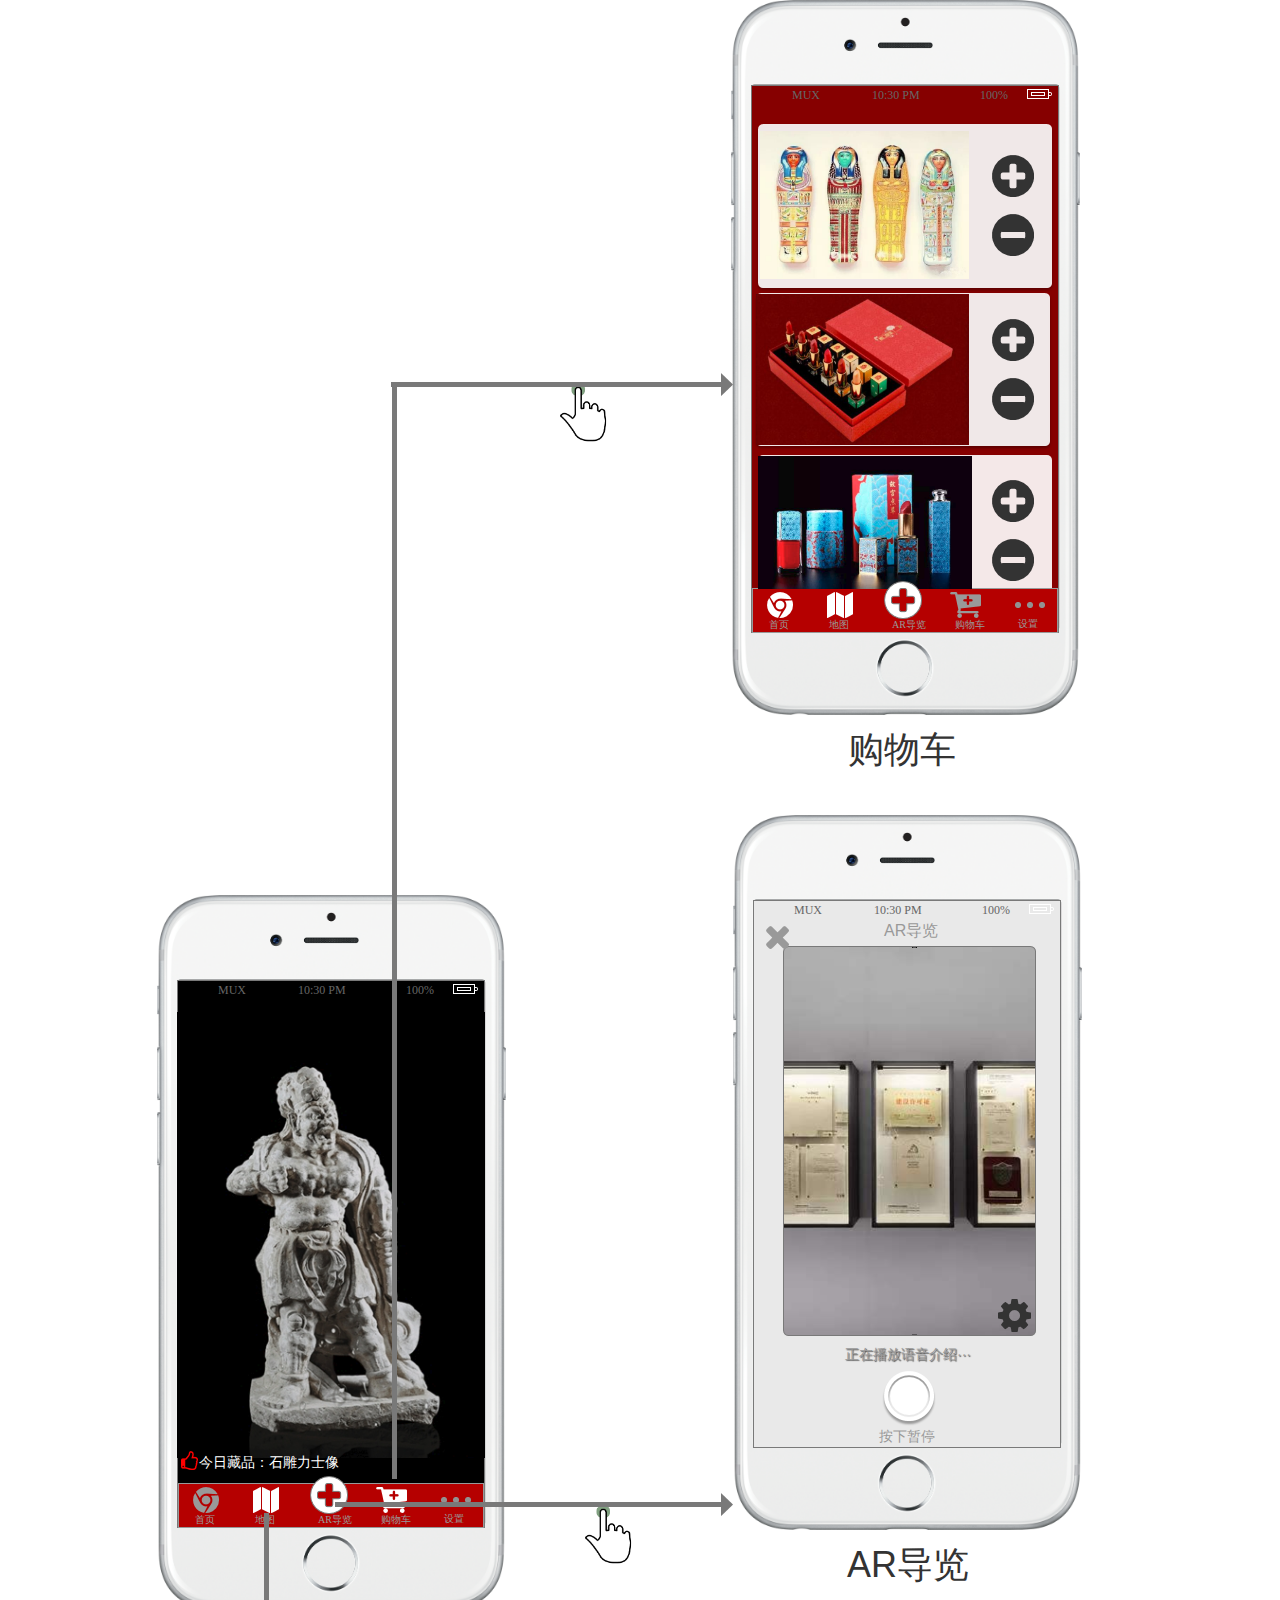
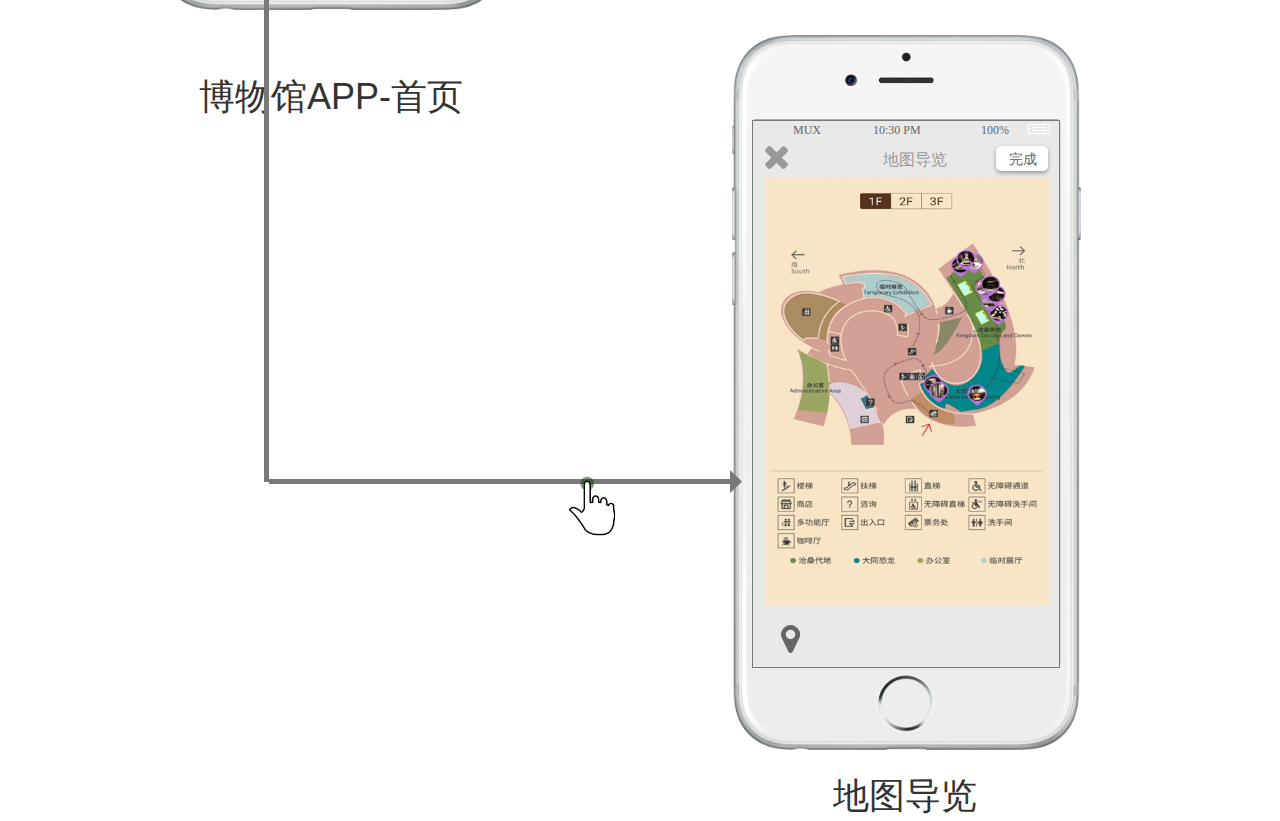
<file: index.html>
﻿<!DOCTYPE html>
<html>
  <head>
    <title>index</title>
    <meta http-equiv="X-UA-Compatible" content="IE=edge"/>
    <meta http-equiv="content-type" content="text/html; charset=utf-8"/>
    <meta name="apple-mobile-web-app-capable" content="yes"/>
    <link href="resources/css/jquery-ui-themes.css" type="text/css" rel="stylesheet"/>
    <link href="resources/css/axure_rp_page.css" type="text/css" rel="stylesheet"/>
    <link href="data/styles.css" type="text/css" rel="stylesheet"/>
    <link href="files/index/styles.css" type="text/css" rel="stylesheet"/>
    <script src="resources/scripts/jquery-1.7.1.min.js"></script>
    <script src="resources/scripts/jquery-ui-1.8.10.custom.min.js"></script>
    <script src="resources/scripts/axure/axQuery.js"></script>
    <script src="resources/scripts/axure/globals.js"></script>
    <script src="resources/scripts/axutils.js"></script>
    <script src="resources/scripts/axure/annotation.js"></script>
    <script src="resources/scripts/axure/axQuery.std.js"></script>
    <script src="resources/scripts/axure/doc.js"></script>
    <script src="data/document.js"></script>
    <script src="resources/scripts/messagecenter.js"></script>
    <script src="resources/scripts/axure/events.js"></script>
    <script src="resources/scripts/axure/recording.js"></script>
    <script src="resources/scripts/axure/action.js"></script>
    <script src="resources/scripts/axure/expr.js"></script>
    <script src="resources/scripts/axure/geometry.js"></script>
    <script src="resources/scripts/axure/flyout.js"></script>
    <script src="resources/scripts/axure/ie.js"></script>
    <script src="resources/scripts/axure/model.js"></script>
    <script src="resources/scripts/axure/repeater.js"></script>
    <script src="resources/scripts/axure/sto.js"></script>
    <script src="resources/scripts/axure/utils.temp.js"></script>
    <script src="resources/scripts/axure/variables.js"></script>
    <script src="resources/scripts/axure/drag.js"></script>
    <script src="resources/scripts/axure/move.js"></script>
    <script src="resources/scripts/axure/visibility.js"></script>
    <script src="resources/scripts/axure/style.js"></script>
    <script src="resources/scripts/axure/adaptive.js"></script>
    <script src="resources/scripts/axure/tree.js"></script>
    <script src="resources/scripts/axure/init.temp.js"></script>
    <script src="files/index/data.js"></script>
    <script src="resources/scripts/axure/legacy.js"></script>
    <script src="resources/scripts/axure/viewer.js"></script>
    <script src="resources/scripts/axure/math.js"></script>
    <script type="text/javascript">
      $axure.utils.getTransparentGifPath = function() { return 'resources/images/transparent.gif'; };
      $axure.utils.getOtherPath = function() { return 'resources/Other.html'; };
      $axure.utils.getReloadPath = function() { return 'resources/reload.html'; };
    </script>
  </head>
  <body>
    <div id="base" class="">

      <!-- Unnamed (图片) -->
      <div id="u0" class="ax_default _图片">
        <img id="u0_img" class="img " src="images/index/u0.png"/>
        <!-- Unnamed () -->
        <div id="u1" class="text" style="display: none; visibility: hidden">
          <p><span></span></p>
        </div>
      </div>

      <!-- Unnamed (矩形) -->
      <div id="u2" class="ax_default box_1">
        <div id="u2_div" class=""></div>
        <!-- Unnamed () -->
        <div id="u3" class="text" style="display: none; visibility: hidden">
          <p><span></span></p>
        </div>
      </div>

      <!-- MUX (矩形) -->
      <div id="u4" class="ax_default _文本段落" data-label="MUX">
        <div id="u4_div" class=""></div>
        <!-- Unnamed () -->
        <div id="u5" class="text" style="visibility: visible;">
          <p><span>MUX</span></p>
        </div>
      </div>

      <!-- 时间 (矩形) -->
      <div id="u6" class="ax_default _文本段落" data-label="时间">
        <div id="u6_div" class=""></div>
        <!-- Unnamed () -->
        <div id="u7" class="text" style="visibility: visible;">
          <p><span>10:30 PM</span></p>
        </div>
      </div>

      <!-- 电源 (矩形) -->
      <div id="u8" class="ax_default _文本段落" data-label="电源">
        <div id="u8_div" class=""></div>
        <!-- Unnamed () -->
        <div id="u9" class="text" style="visibility: visible;">
          <p><span>100%</span></p>
        </div>
      </div>

      <!-- 底部标签 (组合) -->
      <div id="u10" class="ax_default" data-label="底部标签">

        <!-- Unnamed (组合) -->
        <div id="u11" class="ax_default">

          <!-- Unnamed (矩形) -->
          <div id="u12" class="ax_default box_1">
            <div id="u12_div" class=""></div>
            <!-- Unnamed () -->
            <div id="u13" class="text" style="display: none; visibility: hidden">
              <p><span></span></p>
            </div>
          </div>

          <!-- Rectangle (矩形) -->
          <div id="u14" class="ax_default _形状" data-label="Rectangle">
            <div id="u14_div" class=""></div>
            <!-- Unnamed () -->
            <div id="u15" class="text" style="display: none; visibility: hidden">
              <p><span></span></p>
            </div>
          </div>
        </div>

        <!-- Unnamed (矩形) -->
        <div id="u16" class="ax_default _文本段落">
          <div id="u16_div" class=""></div>
          <!-- Unnamed () -->
          <div id="u17" class="text" style="visibility: visible;">
            <p><span>首页</span></p>
          </div>
        </div>

        <!-- Unnamed (矩形) -->
        <div id="u18" class="ax_default _文本段落">
          <div id="u18_div" class=""></div>
          <!-- Unnamed () -->
          <div id="u19" class="text" style="visibility: visible;">
            <p><span>地图</span></p>
          </div>
        </div>

        <!-- Unnamed (矩形) -->
        <div id="u20" class="ax_default _文本段落">
          <div id="u20_div" class=""></div>
          <!-- Unnamed () -->
          <div id="u21" class="text" style="visibility: visible;">
            <p><span>AR导览</span></p>
          </div>
        </div>

        <!-- Unnamed (矩形) -->
        <div id="u22" class="ax_default _文本段落">
          <div id="u22_div" class=""></div>
          <!-- Unnamed () -->
          <div id="u23" class="text" style="visibility: visible;">
            <p><span>购物车</span></p>
          </div>
        </div>

        <!-- Unnamed (矩形) -->
        <div id="u24" class="ax_default _文本段落">
          <div id="u24_div" class=""></div>
          <!-- Unnamed () -->
          <div id="u25" class="text" style="visibility: visible;">
            <p><span>设置</span></p>
          </div>
        </div>
      </div>

      <!-- Unnamed (矩形) -->
      <div id="u26" class="ax_default label">
        <div id="u26_div" class=""></div>
        <!-- Unnamed () -->
        <div id="u27" class="text" style="visibility: visible;">
          <p><span>博物馆APP-首页</span></p>
        </div>
      </div>

      <!-- Unnamed (图片) -->
      <div id="u28" class="ax_default _图片1">
        <img id="u28_img" class="img " src="images/index/u28.png"/>
        <!-- Unnamed () -->
        <div id="u29" class="text" style="display: none; visibility: hidden">
          <p><span></span></p>
        </div>
      </div>

      <!-- Unnamed (矩形) -->
      <div id="u30" class="ax_default label">
        <div id="u30_div" class=""></div>
        <!-- Unnamed () -->
        <div id="u31" class="text" style="visibility: visible;">
          <p><span>地图导览</span></p>
        </div>
      </div>

      <!-- Unnamed (矩形) -->
      <div id="u32" class="ax_default _形状">
        <div id="u32_div" class=""></div>
        <!-- Unnamed () -->
        <div id="u33" class="text" style="display: none; visibility: hidden">
          <p><span></span></p>
        </div>
      </div>

      <!-- Unnamed (矩形) -->
      <div id="u34" class="ax_default _形状">
        <div id="u34_div" class=""></div>
        <!-- Unnamed () -->
        <div id="u35" class="text" style="display: none; visibility: hidden">
          <p><span></span></p>
        </div>
      </div>

      <!-- Unnamed (矩形) -->
      <div id="u36" class="ax_default _形状">
        <div id="u36_div" class=""></div>
        <!-- Unnamed () -->
        <div id="u37" class="text" style="display: none; visibility: hidden">
          <p><span></span></p>
        </div>
      </div>

      <!-- Unnamed (形状) -->
      <div id="u38" class="ax_default icon">
        <img id="u38_img" class="img " src="images/index/u38.png"/>
        <!-- Unnamed () -->
        <div id="u39" class="text" style="display: none; visibility: hidden">
          <p><span></span></p>
        </div>
      </div>

      <!-- Unnamed (图片) -->
      <div id="u40" class="ax_default image">
        <img id="u40_img" class="img " src="images/index/u40.png"/>
        <!-- Unnamed () -->
        <div id="u41" class="text" style="display: none; visibility: hidden">
          <p><span></span></p>
        </div>
      </div>

      <!-- Unnamed (图片) -->
      <div id="u42" class="ax_default _图片">
        <img id="u42_img" class="img " src="images/index/u0.png"/>
        <!-- Unnamed () -->
        <div id="u43" class="text" style="display: none; visibility: hidden">
          <p><span></span></p>
        </div>
      </div>

      <!-- Unnamed (矩形) -->
      <div id="u44" class="ax_default box_1">
        <div id="u44_div" class=""></div>
        <!-- Unnamed () -->
        <div id="u45" class="text" style="display: none; visibility: hidden">
          <p><span></span></p>
        </div>
      </div>

      <!-- MUX (矩形) -->
      <div id="u46" class="ax_default _文本段落" data-label="MUX">
        <div id="u46_div" class=""></div>
        <!-- Unnamed () -->
        <div id="u47" class="text" style="visibility: visible;">
          <p><span>MUX</span></p>
        </div>
      </div>

      <!-- 时间 (矩形) -->
      <div id="u48" class="ax_default _文本段落" data-label="时间">
        <div id="u48_div" class=""></div>
        <!-- Unnamed () -->
        <div id="u49" class="text" style="visibility: visible;">
          <p><span>10:30 PM</span></p>
        </div>
      </div>

      <!-- 电源 (矩形) -->
      <div id="u50" class="ax_default _文本段落" data-label="电源">
        <div id="u50_div" class=""></div>
        <!-- Unnamed () -->
        <div id="u51" class="text" style="visibility: visible;">
          <p><span>100%</span></p>
        </div>
      </div>

      <!-- Unnamed (矩形) -->
      <div id="u52" class="ax_default _形状">
        <div id="u52_div" class=""></div>
        <!-- Unnamed () -->
        <div id="u53" class="text" style="display: none; visibility: hidden">
          <p><span></span></p>
        </div>
      </div>

      <!-- Unnamed (矩形) -->
      <div id="u54" class="ax_default _形状">
        <div id="u54_div" class=""></div>
        <!-- Unnamed () -->
        <div id="u55" class="text" style="display: none; visibility: hidden">
          <p><span></span></p>
        </div>
      </div>

      <!-- Unnamed (矩形) -->
      <div id="u56" class="ax_default _形状">
        <div id="u56_div" class=""></div>
        <!-- Unnamed () -->
        <div id="u57" class="text" style="display: none; visibility: hidden">
          <p><span></span></p>
        </div>
      </div>

      <!-- Unnamed (形状) -->
      <div id="u58" class="ax_default icon">
        <img id="u58_img" class="img " src="images/index/u58.png"/>
        <!-- Unnamed () -->
        <div id="u59" class="text" style="display: none; visibility: hidden">
          <p><span></span></p>
        </div>
      </div>

      <!-- Unnamed (矩形) -->
      <div id="u60" class="ax_default label">
        <div id="u60_div" class=""></div>
        <!-- Unnamed () -->
        <div id="u61" class="text" style="visibility: visible;">
          <p><span>哈哈，今天的晚饭真好吃！</span></p>
        </div>
      </div>

      <!-- Unnamed (形状) -->
      <div id="u62" class="ax_default icon">
        <img id="u62_img" class="img " src="images/index/u62.png"/>
        <!-- Unnamed () -->
        <div id="u63" class="text" style="display: none; visibility: hidden">
          <p><span></span></p>
        </div>
      </div>

      <!-- Unnamed (形状) -->
      <div id="u64" class="ax_default icon">
        <img id="u64_img" class="img " src="images/index/u64.png"/>
        <!-- Unnamed () -->
        <div id="u65" class="text" style="display: none; visibility: hidden">
          <p><span></span></p>
        </div>
      </div>

      <!-- Unnamed (椭圆形) -->
      <div id="u66" class="ax_default ellipse">
        <img id="u66_img" class="img " src="images/index/u66.png"/>
        <!-- Unnamed () -->
        <div id="u67" class="text" style="display: none; visibility: hidden">
          <p><span></span></p>
        </div>
      </div>

      <!-- Unnamed (形状) -->
      <div id="u68" class="ax_default icon">
        <img id="u68_img" class="img " src="images/index/u68.png"/>
        <!-- Unnamed () -->
        <div id="u69" class="text" style="display: none; visibility: hidden">
          <p><span></span></p>
        </div>
      </div>

      <!-- Unnamed (矩形) -->
      <div id="u70" class="ax_default label">
        <div id="u70_div" class=""></div>
        <!-- Unnamed () -->
        <div id="u71" class="text" style="visibility: visible;">
          <p><span>编辑心情</span></p>
        </div>
      </div>

      <!-- Unnamed (矩形) -->
      <div id="u72" class="ax_default label">
        <div id="u72_div" class=""></div>
        <!-- Unnamed () -->
        <div id="u73" class="text" style="visibility: visible;">
          <p><span>识别结果</span></p>
        </div>
      </div>

      <!-- Unnamed (形状) -->
      <div id="u74" class="ax_default icon">
        <img id="u74_img" class="img " src="images/index/u74.png"/>
        <!-- Unnamed () -->
        <div id="u75" class="text" style="display: none; visibility: hidden">
          <p><span></span></p>
        </div>
      </div>

      <!-- Unnamed (矩形) -->
      <div id="u76" class="ax_default label">
        <div id="u76_div" class=""></div>
        <!-- Unnamed () -->
        <div id="u77" class="text" style="visibility: visible;">
          <p><span>开心 90%</span></p>
        </div>
      </div>

      <!-- Unnamed (矩形) -->
      <div id="u78" class="ax_default label">
        <div id="u78_div" class=""></div>
        <!-- Unnamed () -->
        <div id="u79" class="text" style="visibility: visible;">
          <p><span style="color:#CCCCCC;">情绪识别结果不准？点击</span><span style="color:#5555FF;">[编辑心情]</span><span style="color:#CCCCCC;">手动编辑</span></p>
        </div>
      </div>

      <!-- Unnamed (图片) -->
      <div id="u80" class="ax_default _图片">
        <img id="u80_img" class="img " src="images/index/u0.png"/>
        <!-- Unnamed () -->
        <div id="u81" class="text" style="display: none; visibility: hidden">
          <p><span></span></p>
        </div>
      </div>

      <!-- Unnamed (矩形) -->
      <div id="u82" class="ax_default box_1">
        <div id="u82_div" class=""></div>
        <!-- Unnamed () -->
        <div id="u83" class="text" style="display: none; visibility: hidden">
          <p><span></span></p>
        </div>
      </div>

      <!-- MUX (矩形) -->
      <div id="u84" class="ax_default _文本段落" data-label="MUX">
        <div id="u84_div" class=""></div>
        <!-- Unnamed () -->
        <div id="u85" class="text" style="visibility: visible;">
          <p><span>MUX</span></p>
        </div>
      </div>

      <!-- 时间 (矩形) -->
      <div id="u86" class="ax_default _文本段落" data-label="时间">
        <div id="u86_div" class=""></div>
        <!-- Unnamed () -->
        <div id="u87" class="text" style="visibility: visible;">
          <p><span>10:30 PM</span></p>
        </div>
      </div>

      <!-- 电源 (矩形) -->
      <div id="u88" class="ax_default _文本段落" data-label="电源">
        <div id="u88_div" class=""></div>
        <!-- Unnamed () -->
        <div id="u89" class="text" style="visibility: visible;">
          <p><span>100%</span></p>
        </div>
      </div>

      <!-- Unnamed (形状) -->
      <div id="u90" class="ax_default icon">
        <img id="u90_img" class="img " src="images/index/u90.png"/>
        <!-- Unnamed () -->
        <div id="u91" class="text" style="display: none; visibility: hidden">
          <p><span></span></p>
        </div>
      </div>

      <!-- Unnamed (矩形) -->
      <div id="u92" class="ax_default _形状">
        <div id="u92_div" class=""></div>
        <!-- Unnamed () -->
        <div id="u93" class="text" style="display: none; visibility: hidden">
          <p><span></span></p>
        </div>
      </div>

      <!-- Unnamed (矩形) -->
      <div id="u94" class="ax_default _形状">
        <div id="u94_div" class=""></div>
        <!-- Unnamed () -->
        <div id="u95" class="text" style="display: none; visibility: hidden">
          <p><span></span></p>
        </div>
      </div>

      <!-- Unnamed (矩形) -->
      <div id="u96" class="ax_default _形状">
        <div id="u96_div" class=""></div>
        <!-- Unnamed () -->
        <div id="u97" class="text" style="display: none; visibility: hidden">
          <p><span></span></p>
        </div>
      </div>

      <!-- Unnamed (图片) -->
      <div id="u98" class="ax_default _图片1">
        <img id="u98_img" class="img " src="images/index/u98.png"/>
        <!-- Unnamed () -->
        <div id="u99" class="text" style="display: none; visibility: hidden">
          <p><span></span></p>
        </div>
      </div>

      <!-- Unnamed (形状) -->
      <div id="u100" class="ax_default icon">
        <img id="u100_img" class="img " src="images/index/u64.png"/>
        <!-- Unnamed () -->
        <div id="u101" class="text" style="display: none; visibility: hidden">
          <p><span></span></p>
        </div>
      </div>

      <!-- Unnamed (矩形) -->
      <div id="u102" class="ax_default label">
        <div id="u102_div" class=""></div>
        <!-- Unnamed () -->
        <div id="u103" class="text" style="visibility: visible;">
          <p><span>正在播放语音介绍···</span></p>
        </div>
      </div>

      <!-- Unnamed (矩形) -->
      <div id="u104" class="ax_default box_1">
        <div id="u104_div" class=""></div>
        <!-- Unnamed () -->
        <div id="u105" class="text" style="display: none; visibility: hidden">
          <p><span></span></p>
        </div>
      </div>

      <!-- Unnamed (矩形) -->
      <div id="u106" class="ax_default label">
        <div id="u106_div" class=""></div>
        <!-- Unnamed () -->
        <div id="u107" class="text" style="visibility: visible;">
          <p><span>完成</span></p>
        </div>
      </div>

      <!-- Unnamed (形状) -->
      <div id="u108" class="ax_default icon">
        <img id="u108_img" class="img " src="images/index/u108.png"/>
        <!-- Unnamed () -->
        <div id="u109" class="text" style="display: none; visibility: hidden">
          <p><span></span></p>
        </div>
      </div>

      <!-- Unnamed (形状) -->
      <div id="u110" class="ax_default icon">
        <img id="u110_img" class="img " src="images/index/u110.png"/>
        <!-- Unnamed () -->
        <div id="u111" class="text" style="display: none; visibility: hidden">
          <p><span></span></p>
        </div>
      </div>

      <!-- Unnamed (形状) -->
      <div id="u112" class="ax_default icon">
        <img id="u112_img" class="img " src="images/index/u112.png"/>
        <!-- Unnamed () -->
        <div id="u113" class="text" style="display: none; visibility: hidden">
          <p><span></span></p>
        </div>
      </div>

      <!-- Unnamed (水平线) -->
      <div id="u114" class="ax_default arrow">
        <img id="u114_img" class="img " src="images/index/u114.png"/>
        <!-- Unnamed () -->
        <div id="u115" class="text" style="display: none; visibility: hidden">
          <p><span></span></p>
        </div>
      </div>

      <!-- Unnamed (矩形) -->
      <div id="u116" class="ax_default label">
        <div id="u116_div" class=""></div>
        <!-- Unnamed () -->
        <div id="u117" class="text" style="visibility: visible;">
          <p><span>AR导览</span></p>
        </div>
      </div>

      <!-- Unnamed (矩形) -->
      <div id="u118" class="ax_default label">
        <div id="u118_div" class=""></div>
        <!-- Unnamed () -->
        <div id="u119" class="text" style="visibility: visible;">
          <p><span>按下暂停</span></p>
        </div>
      </div>

      <!-- Unnamed (矩形) -->
      <div id="u120" class="ax_default label">
        <div id="u120_div" class=""></div>
        <!-- Unnamed () -->
        <div id="u121" class="text" style="visibility: visible;">
          <p><span>AR导览</span></p>
        </div>
      </div>

      <!-- Unnamed (形状) -->
      <div id="u122" class="ax_default icon">
        <img id="u122_img" class="img " src="images/index/u122.png"/>
        <!-- Unnamed () -->
        <div id="u123" class="text" style="display: none; visibility: hidden">
          <p><span></span></p>
        </div>
      </div>

      <!-- Unnamed (水平线) -->
      <div id="u124" class="ax_default arrow">
        <img id="u124_img" class="img " src="images/index/u124.png"/>
        <!-- Unnamed () -->
        <div id="u125" class="text" style="display: none; visibility: hidden">
          <p><span></span></p>
        </div>
      </div>

      <!-- Unnamed (形状) -->
      <div id="u126" class="ax_default icon">
        <img id="u126_img" class="img " src="images/index/u126.png"/>
        <!-- Unnamed () -->
        <div id="u127" class="text" style="display: none; visibility: hidden">
          <p><span></span></p>
        </div>
      </div>

      <!-- Unnamed (图片) -->
      <div id="u128" class="ax_default _图片1">
        <img id="u128_img" class="img " src="images/index/u128.png"/>
        <!-- Unnamed () -->
        <div id="u129" class="text" style="display: none; visibility: hidden">
          <p><span></span></p>
        </div>
      </div>

      <!-- Unnamed (矩形) -->
      <div id="u130" class="ax_default label">
        <div id="u130_div" class=""></div>
        <!-- Unnamed () -->
        <div id="u131" class="text" style="visibility: visible;">
          <p><span>地图导览</span></p>
        </div>
      </div>

      <!-- Unnamed (图片) -->
      <div id="u132" class="ax_default _图片1">
        <img id="u132_img" class="img " src="images/index/u132.png"/>
        <!-- Unnamed () -->
        <div id="u133" class="text" style="display: none; visibility: hidden">
          <p><span></span></p>
        </div>
      </div>

      <!-- Unnamed (矩形) -->
      <div id="u134" class="ax_default label">
        <div id="u134_div" class=""></div>
        <!-- Unnamed () -->
        <div id="u135" class="text" style="visibility: visible;">
          <p><span>今日藏品：石雕力士像</span></p>
        </div>
      </div>

      <!-- Unnamed (形状) -->
      <div id="u136" class="ax_default icon">
        <img id="u136_img" class="img " src="images/index/u136.png"/>
        <!-- Unnamed () -->
        <div id="u137" class="text" style="display: none; visibility: hidden">
          <p><span></span></p>
        </div>
      </div>

      <!-- Unnamed (垂直线) -->
      <div id="u138" class="ax_default line">
        <img id="u138_img" class="img " src="images/index/u138.png"/>
        <!-- Unnamed () -->
        <div id="u139" class="text" style="display: none; visibility: hidden">
          <p><span></span></p>
        </div>
      </div>

      <!-- Unnamed (图片) -->
      <div id="u140" class="ax_default _图片1">
        <img id="u140_img" class="img " src="images/index/u28.png"/>
        <!-- Unnamed () -->
        <div id="u141" class="text" style="display: none; visibility: hidden">
          <p><span></span></p>
        </div>
      </div>

      <!-- Unnamed (图片) -->
      <div id="u142" class="ax_default _图片">
        <img id="u142_img" class="img " src="images/index/u0.png"/>
        <!-- Unnamed () -->
        <div id="u143" class="text" style="display: none; visibility: hidden">
          <p><span></span></p>
        </div>
      </div>

      <!-- Unnamed (矩形) -->
      <div id="u144" class="ax_default box_1">
        <div id="u144_div" class=""></div>
        <!-- Unnamed () -->
        <div id="u145" class="text" style="display: none; visibility: hidden">
          <p><span></span></p>
        </div>
      </div>

      <!-- MUX (矩形) -->
      <div id="u146" class="ax_default _文本段落" data-label="MUX">
        <div id="u146_div" class=""></div>
        <!-- Unnamed () -->
        <div id="u147" class="text" style="visibility: visible;">
          <p><span>MUX</span></p>
        </div>
      </div>

      <!-- 时间 (矩形) -->
      <div id="u148" class="ax_default _文本段落" data-label="时间">
        <div id="u148_div" class=""></div>
        <!-- Unnamed () -->
        <div id="u149" class="text" style="visibility: visible;">
          <p><span>10:30 PM</span></p>
        </div>
      </div>

      <!-- 电源 (矩形) -->
      <div id="u150" class="ax_default _文本段落" data-label="电源">
        <div id="u150_div" class=""></div>
        <!-- Unnamed () -->
        <div id="u151" class="text" style="visibility: visible;">
          <p><span>100%</span></p>
        </div>
      </div>

      <!-- Unnamed (矩形) -->
      <div id="u152" class="ax_default _形状">
        <div id="u152_div" class=""></div>
        <!-- Unnamed () -->
        <div id="u153" class="text" style="display: none; visibility: hidden">
          <p><span></span></p>
        </div>
      </div>

      <!-- Unnamed (矩形) -->
      <div id="u154" class="ax_default _形状">
        <div id="u154_div" class=""></div>
        <!-- Unnamed () -->
        <div id="u155" class="text" style="display: none; visibility: hidden">
          <p><span></span></p>
        </div>
      </div>

      <!-- Unnamed (矩形) -->
      <div id="u156" class="ax_default _形状">
        <div id="u156_div" class=""></div>
        <!-- Unnamed () -->
        <div id="u157" class="text" style="display: none; visibility: hidden">
          <p><span></span></p>
        </div>
      </div>

      <!-- Unnamed (图片) -->
      <div id="u158" class="ax_default _图片1">
        <img id="u158_img" class="img " src="images/index/u98.png"/>
        <!-- Unnamed () -->
        <div id="u159" class="text" style="display: none; visibility: hidden">
          <p><span></span></p>
        </div>
      </div>

      <!-- Unnamed (图片) -->
      <div id="u160" class="ax_default _图片1">
        <img id="u160_img" class="img " src="images/index/u160.png"/>
        <!-- Unnamed () -->
        <div id="u161" class="text" style="display: none; visibility: hidden">
          <p><span></span></p>
        </div>
      </div>

      <!-- Unnamed (形状) -->
      <div id="u162" class="ax_default icon">
        <img id="u162_img" class="img " src="images/index/u64.png"/>
        <!-- Unnamed () -->
        <div id="u163" class="text" style="display: none; visibility: hidden">
          <p><span></span></p>
        </div>
      </div>

      <!-- Unnamed (矩形) -->
      <div id="u164" class="ax_default label">
        <div id="u164_div" class=""></div>
        <!-- Unnamed () -->
        <div id="u165" class="text" style="visibility: visible;">
          <p><span>正在播放语音介绍···</span></p>
        </div>
      </div>

      <!-- Unnamed (形状) -->
      <div id="u166" class="ax_default icon">
        <img id="u166_img" class="img " src="images/index/u108.png"/>
        <!-- Unnamed () -->
        <div id="u167" class="text" style="display: none; visibility: hidden">
          <p><span></span></p>
        </div>
      </div>

      <!-- Unnamed (形状) -->
      <div id="u168" class="ax_default icon">
        <img id="u168_img" class="img " src="images/index/u110.png"/>
        <!-- Unnamed () -->
        <div id="u169" class="text" style="display: none; visibility: hidden">
          <p><span></span></p>
        </div>
      </div>

      <!-- Unnamed (形状) -->
      <div id="u170" class="ax_default icon">
        <img id="u170_img" class="img " src="images/index/u112.png"/>
        <!-- Unnamed () -->
        <div id="u171" class="text" style="display: none; visibility: hidden">
          <p><span></span></p>
        </div>
      </div>

      <!-- Unnamed (矩形) -->
      <div id="u172" class="ax_default box_1">
        <img id="u172_img" class="img " src="images/index/u172.png"/>
        <!-- Unnamed () -->
        <div id="u173" class="text" style="display: none; visibility: hidden">
          <p><span></span></p>
        </div>
      </div>

      <!-- Unnamed (矩形) -->
      <div id="u174" class="ax_default label">
        <div id="u174_div" class=""></div>
        <!-- Unnamed () -->
        <div id="u175" class="text" style="visibility: visible;">
          <p><span>AR文物识别</span></p>
        </div>
      </div>

      <!-- Unnamed (矩形) -->
      <div id="u176" class="ax_default label">
        <div id="u176_div" class=""></div>
        <!-- Unnamed () -->
        <div id="u177" class="text" style="visibility: visible;">
          <p><span>汉代博山炉</span></p>
        </div>
      </div>

      <!-- Unnamed (矩形) -->
      <div id="u178" class="ax_default label">
        <div id="u178_div" class=""></div>
        <!-- Unnamed () -->
        <div id="u179" class="text" style="visibility: visible;">
          <p><span>按下暂停</span></p>
        </div>
      </div>

      <!-- Unnamed (垂直线) -->
      <div id="u180" class="ax_default line">
        <img id="u180_img" class="img " src="images/index/u180.png"/>
        <!-- Unnamed () -->
        <div id="u181" class="text" style="display: none; visibility: hidden">
          <p><span></span></p>
        </div>
      </div>

      <!-- Unnamed (图片) -->
      <div id="u182" class="ax_default _图片1">
        <img id="u182_img" class="img " src="images/index/u28.png"/>
        <!-- Unnamed () -->
        <div id="u183" class="text" style="display: none; visibility: hidden">
          <p><span></span></p>
        </div>
      </div>

      <!-- Unnamed (水平线) -->
      <div id="u184" class="ax_default arrow">
        <img id="u184_img" class="img " src="images/index/u184.png"/>
        <!-- Unnamed () -->
        <div id="u185" class="text" style="display: none; visibility: hidden">
          <p><span></span></p>
        </div>
      </div>

      <!-- Unnamed (图片) -->
      <div id="u186" class="ax_default _图片">
        <img id="u186_img" class="img " src="images/index/u0.png"/>
        <!-- Unnamed () -->
        <div id="u187" class="text" style="display: none; visibility: hidden">
          <p><span></span></p>
        </div>
      </div>

      <!-- Unnamed (矩形) -->
      <div id="u188" class="ax_default box_1">
        <div id="u188_div" class=""></div>
        <!-- Unnamed () -->
        <div id="u189" class="text" style="display: none; visibility: hidden">
          <p><span></span></p>
        </div>
      </div>

      <!-- MUX (矩形) -->
      <div id="u190" class="ax_default _文本段落" data-label="MUX">
        <div id="u190_div" class=""></div>
        <!-- Unnamed () -->
        <div id="u191" class="text" style="visibility: visible;">
          <p><span>MUX</span></p>
        </div>
      </div>

      <!-- 时间 (矩形) -->
      <div id="u192" class="ax_default _文本段落" data-label="时间">
        <div id="u192_div" class=""></div>
        <!-- Unnamed () -->
        <div id="u193" class="text" style="visibility: visible;">
          <p><span>10:30 PM</span></p>
        </div>
      </div>

      <!-- 电源 (矩形) -->
      <div id="u194" class="ax_default _文本段落" data-label="电源">
        <div id="u194_div" class=""></div>
        <!-- Unnamed () -->
        <div id="u195" class="text" style="visibility: visible;">
          <p><span>100%</span></p>
        </div>
      </div>

      <!-- 底部标签 (组合) -->
      <div id="u196" class="ax_default" data-label="底部标签">

        <!-- Unnamed (组合) -->
        <div id="u197" class="ax_default">

          <!-- Unnamed (矩形) -->
          <div id="u198" class="ax_default box_1">
            <div id="u198_div" class=""></div>
            <!-- Unnamed () -->
            <div id="u199" class="text" style="display: none; visibility: hidden">
              <p><span></span></p>
            </div>
          </div>

          <!-- Rectangle (矩形) -->
          <div id="u200" class="ax_default _形状" data-label="Rectangle">
            <div id="u200_div" class=""></div>
            <!-- Unnamed () -->
            <div id="u201" class="text" style="display: none; visibility: hidden">
              <p><span></span></p>
            </div>
          </div>
        </div>

        <!-- Unnamed (矩形) -->
        <div id="u202" class="ax_default _文本段落">
          <div id="u202_div" class=""></div>
          <!-- Unnamed () -->
          <div id="u203" class="text" style="visibility: visible;">
            <p><span>首页</span></p>
          </div>
        </div>

        <!-- Unnamed (矩形) -->
        <div id="u204" class="ax_default _文本段落">
          <div id="u204_div" class=""></div>
          <!-- Unnamed () -->
          <div id="u205" class="text" style="visibility: visible;">
            <p><span>地图</span></p>
          </div>
        </div>

        <!-- Unnamed (矩形) -->
        <div id="u206" class="ax_default _文本段落">
          <div id="u206_div" class=""></div>
          <!-- Unnamed () -->
          <div id="u207" class="text" style="visibility: visible;">
            <p><span>AR导览</span></p>
          </div>
        </div>

        <!-- Unnamed (矩形) -->
        <div id="u208" class="ax_default _文本段落">
          <div id="u208_div" class=""></div>
          <!-- Unnamed () -->
          <div id="u209" class="text" style="visibility: visible;">
            <p><span>购物车</span></p>
          </div>
        </div>

        <!-- Unnamed (矩形) -->
        <div id="u210" class="ax_default _文本段落">
          <div id="u210_div" class=""></div>
          <!-- Unnamed () -->
          <div id="u211" class="text" style="visibility: visible;">
            <p><span>设置</span></p>
          </div>
        </div>
      </div>

      <!-- Unnamed (矩形) -->
      <div id="u212" class="ax_default _形状">
        <div id="u212_div" class=""></div>
        <!-- Unnamed () -->
        <div id="u213" class="text" style="display: none; visibility: hidden">
          <p><span></span></p>
        </div>
      </div>

      <!-- Unnamed (矩形) -->
      <div id="u214" class="ax_default _形状">
        <div id="u214_div" class=""></div>
        <!-- Unnamed () -->
        <div id="u215" class="text" style="display: none; visibility: hidden">
          <p><span></span></p>
        </div>
      </div>

      <!-- Unnamed (矩形) -->
      <div id="u216" class="ax_default _形状">
        <div id="u216_div" class=""></div>
        <!-- Unnamed () -->
        <div id="u217" class="text" style="display: none; visibility: hidden">
          <p><span></span></p>
        </div>
      </div>

      <!-- Unnamed (图片) -->
      <div id="u218" class="ax_default image">
        <img id="u218_img" class="img " src="images/index/u40.png"/>
        <!-- Unnamed () -->
        <div id="u219" class="text" style="display: none; visibility: hidden">
          <p><span></span></p>
        </div>
      </div>

      <!-- Unnamed (形状) -->
      <div id="u220" class="ax_default icon">
        <img id="u220_img" class="img " src="images/index/u220.png"/>
        <!-- Unnamed () -->
        <div id="u221" class="text" style="display: none; visibility: hidden">
          <p><span></span></p>
        </div>
      </div>

      <!-- Unnamed (形状) -->
      <div id="u222" class="ax_default icon">
        <img id="u222_img" class="img " src="images/index/u122.png"/>
        <!-- Unnamed () -->
        <div id="u223" class="text" style="display: none; visibility: hidden">
          <p><span></span></p>
        </div>
      </div>

      <!-- Unnamed (形状) -->
      <div id="u224" class="ax_default icon">
        <img id="u224_img" class="img " src="images/index/u224.png"/>
        <!-- Unnamed () -->
        <div id="u225" class="text" style="display: none; visibility: hidden">
          <p><span></span></p>
        </div>
      </div>

      <!-- 底部标签 (组合) -->
      <div id="u226" class="ax_default" data-label="底部标签">

        <!-- Unnamed (组合) -->
        <div id="u227" class="ax_default">

          <!-- Unnamed (矩形) -->
          <div id="u228" class="ax_default box_1">
            <div id="u228_div" class=""></div>
            <!-- Unnamed () -->
            <div id="u229" class="text" style="display: none; visibility: hidden">
              <p><span></span></p>
            </div>
          </div>
        </div>
      </div>

      <!-- Unnamed (矩形) -->
      <div id="u230" class="ax_default box_1">
        <img id="u230_img" class="img " src="images/index/u230.png"/>
        <!-- Unnamed () -->
        <div id="u231" class="text" style="display: none; visibility: hidden">
          <p><span></span></p>
        </div>
      </div>

      <!-- Unnamed (图片) -->
      <div id="u232" class="ax_default _图片1">
        <img id="u232_img" class="img " src="images/index/u232.png"/>
        <!-- Unnamed () -->
        <div id="u233" class="text" style="display: none; visibility: hidden">
          <p><span></span></p>
        </div>
      </div>

      <!-- Unnamed (矩形) -->
      <div id="u234" class="ax_default box_1">
        <img id="u234_img" class="img " src="images/index/u234.png"/>
        <!-- Unnamed () -->
        <div id="u235" class="text" style="display: none; visibility: hidden">
          <p><span></span></p>
        </div>
      </div>

      <!-- Unnamed (图片) -->
      <div id="u236" class="ax_default _图片1">
        <img id="u236_img" class="img " src="images/index/u236.png"/>
        <!-- Unnamed () -->
        <div id="u237" class="text" style="display: none; visibility: hidden">
          <p><span></span></p>
        </div>
      </div>

      <!-- Unnamed (图片) -->
      <div id="u238" class="ax_default _图片1">
        <img id="u238_img" class="img " src="images/index/u238.png"/>
        <!-- Unnamed () -->
        <div id="u239" class="text" style="display: none; visibility: hidden">
          <p><span></span></p>
        </div>
      </div>

      <!-- Unnamed (形状) -->
      <div id="u240" class="ax_default icon">
        <img id="u240_img" class="img " src="images/index/u38.png"/>
        <!-- Unnamed () -->
        <div id="u241" class="text" style="display: none; visibility: hidden">
          <p><span></span></p>
        </div>
      </div>

      <!-- Unnamed (形状) -->
      <div id="u242" class="ax_default icon">
        <img id="u242_img" class="img " src="images/index/u242.png"/>
        <!-- Unnamed () -->
        <div id="u243" class="text" style="display: none; visibility: hidden">
          <p><span></span></p>
        </div>
      </div>

      <!-- Unnamed (形状) -->
      <div id="u244" class="ax_default icon">
        <img id="u244_img" class="img " src="images/index/u244.png"/>
        <!-- Unnamed () -->
        <div id="u245" class="text" style="display: none; visibility: hidden">
          <p><span></span></p>
        </div>
      </div>

      <!-- Unnamed (形状) -->
      <div id="u246" class="ax_default icon">
        <img id="u246_img" class="img " src="images/index/u242.png"/>
        <!-- Unnamed () -->
        <div id="u247" class="text" style="display: none; visibility: hidden">
          <p><span></span></p>
        </div>
      </div>

      <!-- Unnamed (形状) -->
      <div id="u248" class="ax_default icon">
        <img id="u248_img" class="img " src="images/index/u244.png"/>
        <!-- Unnamed () -->
        <div id="u249" class="text" style="display: none; visibility: hidden">
          <p><span></span></p>
        </div>
      </div>

      <!-- Unnamed (形状) -->
      <div id="u250" class="ax_default icon">
        <img id="u250_img" class="img " src="images/index/u242.png"/>
        <!-- Unnamed () -->
        <div id="u251" class="text" style="display: none; visibility: hidden">
          <p><span></span></p>
        </div>
      </div>

      <!-- Unnamed (形状) -->
      <div id="u252" class="ax_default icon">
        <img id="u252_img" class="img " src="images/index/u244.png"/>
        <!-- Unnamed () -->
        <div id="u253" class="text" style="display: none; visibility: hidden">
          <p><span></span></p>
        </div>
      </div>

      <!-- Unnamed (矩形) -->
      <div id="u254" class="ax_default label">
        <div id="u254_div" class=""></div>
        <!-- Unnamed () -->
        <div id="u255" class="text" style="visibility: visible;">
          <p><span>购物车</span></p>
        </div>
      </div>
    </div>
  </body>
</html>
</file>
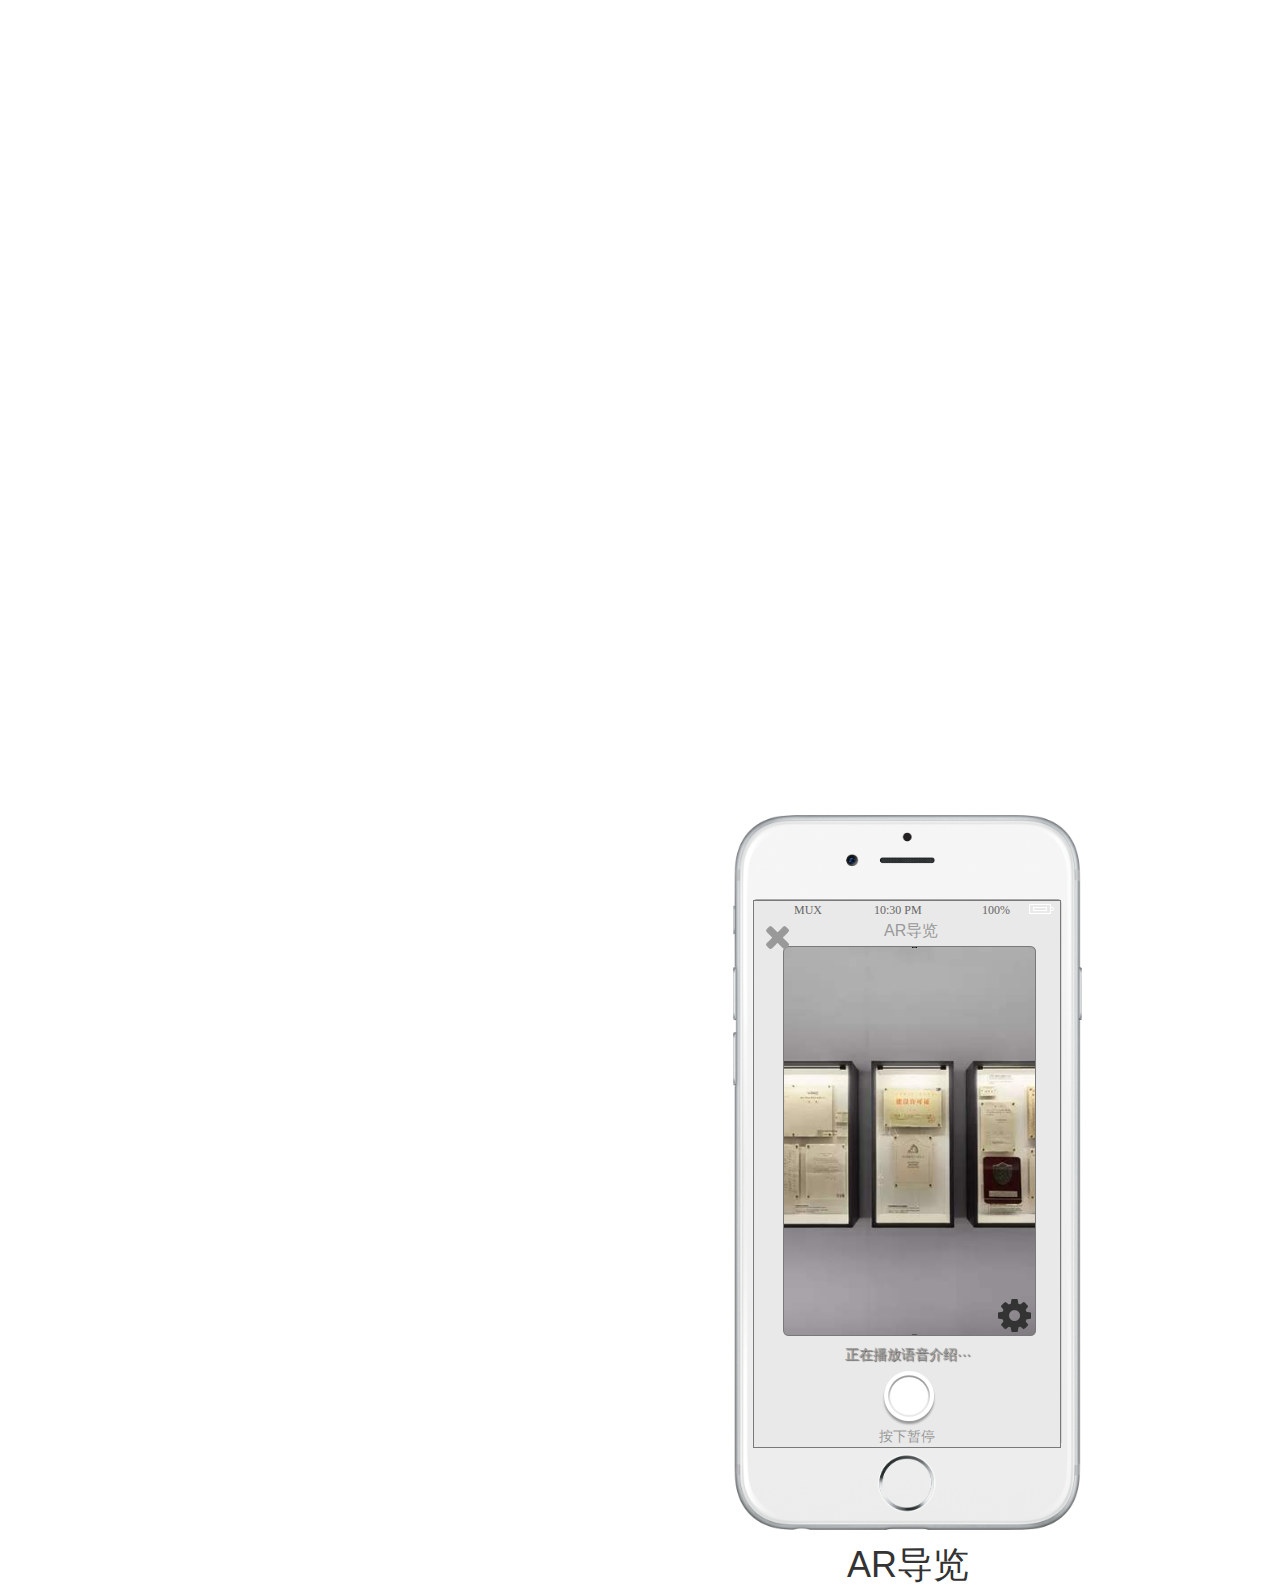
<file: ar导览.html>
﻿<!DOCTYPE html>
<html>
  <head>
    <title>AR导览</title>
    <meta http-equiv="X-UA-Compatible" content="IE=edge"/>
    <meta http-equiv="content-type" content="text/html; charset=utf-8"/>
    <meta name="apple-mobile-web-app-capable" content="yes"/>
    <link href="resources/css/jquery-ui-themes.css" type="text/css" rel="stylesheet"/>
    <link href="resources/css/axure_rp_page.css" type="text/css" rel="stylesheet"/>
    <link href="data/styles.css" type="text/css" rel="stylesheet"/>
    <link href="files/ar导览/styles.css" type="text/css" rel="stylesheet"/>
    <script src="resources/scripts/jquery-1.7.1.min.js"></script>
    <script src="resources/scripts/jquery-ui-1.8.10.custom.min.js"></script>
    <script src="resources/scripts/axure/axQuery.js"></script>
    <script src="resources/scripts/axure/globals.js"></script>
    <script src="resources/scripts/axutils.js"></script>
    <script src="resources/scripts/axure/annotation.js"></script>
    <script src="resources/scripts/axure/axQuery.std.js"></script>
    <script src="resources/scripts/axure/doc.js"></script>
    <script src="data/document.js"></script>
    <script src="resources/scripts/messagecenter.js"></script>
    <script src="resources/scripts/axure/events.js"></script>
    <script src="resources/scripts/axure/recording.js"></script>
    <script src="resources/scripts/axure/action.js"></script>
    <script src="resources/scripts/axure/expr.js"></script>
    <script src="resources/scripts/axure/geometry.js"></script>
    <script src="resources/scripts/axure/flyout.js"></script>
    <script src="resources/scripts/axure/ie.js"></script>
    <script src="resources/scripts/axure/model.js"></script>
    <script src="resources/scripts/axure/repeater.js"></script>
    <script src="resources/scripts/axure/sto.js"></script>
    <script src="resources/scripts/axure/utils.temp.js"></script>
    <script src="resources/scripts/axure/variables.js"></script>
    <script src="resources/scripts/axure/drag.js"></script>
    <script src="resources/scripts/axure/move.js"></script>
    <script src="resources/scripts/axure/visibility.js"></script>
    <script src="resources/scripts/axure/style.js"></script>
    <script src="resources/scripts/axure/adaptive.js"></script>
    <script src="resources/scripts/axure/tree.js"></script>
    <script src="resources/scripts/axure/init.temp.js"></script>
    <script src="files/ar导览/data.js"></script>
    <script src="resources/scripts/axure/legacy.js"></script>
    <script src="resources/scripts/axure/viewer.js"></script>
    <script src="resources/scripts/axure/math.js"></script>
    <script type="text/javascript">
      $axure.utils.getTransparentGifPath = function() { return 'resources/images/transparent.gif'; };
      $axure.utils.getOtherPath = function() { return 'resources/Other.html'; };
      $axure.utils.getReloadPath = function() { return 'resources/reload.html'; };
    </script>
  </head>
  <body>
    <div id="base" class="">

      <!-- Unnamed (图片) -->
      <div id="u304" class="ax_default _图片">
        <img id="u304_img" class="img " src="images/index/u0.png"/>
        <!-- Unnamed () -->
        <div id="u305" class="text" style="display: none; visibility: hidden">
          <p><span></span></p>
        </div>
      </div>

      <!-- Unnamed (矩形) -->
      <div id="u306" class="ax_default box_1">
        <div id="u306_div" class=""></div>
        <!-- Unnamed () -->
        <div id="u307" class="text" style="display: none; visibility: hidden">
          <p><span></span></p>
        </div>
      </div>

      <!-- MUX (矩形) -->
      <div id="u308" class="ax_default _文本段落" data-label="MUX">
        <div id="u308_div" class=""></div>
        <!-- Unnamed () -->
        <div id="u309" class="text" style="visibility: visible;">
          <p><span>MUX</span></p>
        </div>
      </div>

      <!-- 时间 (矩形) -->
      <div id="u310" class="ax_default _文本段落" data-label="时间">
        <div id="u310_div" class=""></div>
        <!-- Unnamed () -->
        <div id="u311" class="text" style="visibility: visible;">
          <p><span>10:30 PM</span></p>
        </div>
      </div>

      <!-- 电源 (矩形) -->
      <div id="u312" class="ax_default _文本段落" data-label="电源">
        <div id="u312_div" class=""></div>
        <!-- Unnamed () -->
        <div id="u313" class="text" style="visibility: visible;">
          <p><span>100%</span></p>
        </div>
      </div>

      <!-- Unnamed (矩形) -->
      <div id="u314" class="ax_default _形状">
        <div id="u314_div" class=""></div>
        <!-- Unnamed () -->
        <div id="u315" class="text" style="display: none; visibility: hidden">
          <p><span></span></p>
        </div>
      </div>

      <!-- Unnamed (矩形) -->
      <div id="u316" class="ax_default _形状">
        <div id="u316_div" class=""></div>
        <!-- Unnamed () -->
        <div id="u317" class="text" style="display: none; visibility: hidden">
          <p><span></span></p>
        </div>
      </div>

      <!-- Unnamed (矩形) -->
      <div id="u318" class="ax_default _形状">
        <div id="u318_div" class=""></div>
        <!-- Unnamed () -->
        <div id="u319" class="text" style="display: none; visibility: hidden">
          <p><span></span></p>
        </div>
      </div>

      <!-- Unnamed (图片) -->
      <div id="u320" class="ax_default _图片1">
        <img id="u320_img" class="img " src="images/index/u98.png"/>
        <!-- Unnamed () -->
        <div id="u321" class="text" style="display: none; visibility: hidden">
          <p><span></span></p>
        </div>
      </div>

      <!-- Unnamed (形状) -->
      <div id="u322" class="ax_default icon">
        <img id="u322_img" class="img " src="images/index/u64.png"/>
        <!-- Unnamed () -->
        <div id="u323" class="text" style="display: none; visibility: hidden">
          <p><span></span></p>
        </div>
      </div>

      <!-- Unnamed (矩形) -->
      <div id="u324" class="ax_default label">
        <div id="u324_div" class=""></div>
        <!-- Unnamed () -->
        <div id="u325" class="text" style="visibility: visible;">
          <p><span>正在播放语音介绍···</span></p>
        </div>
      </div>

      <!-- Unnamed (形状) -->
      <div id="u326" class="ax_default icon">
        <img id="u326_img" class="img " src="images/index/u108.png"/>
        <!-- Unnamed () -->
        <div id="u327" class="text" style="display: none; visibility: hidden">
          <p><span></span></p>
        </div>
      </div>

      <!-- Unnamed (形状) -->
      <div id="u328" class="ax_default icon">
        <img id="u328_img" class="img " src="images/index/u110.png"/>
        <!-- Unnamed () -->
        <div id="u329" class="text" style="display: none; visibility: hidden">
          <p><span></span></p>
        </div>
      </div>

      <!-- Unnamed (形状) -->
      <div id="u330" class="ax_default icon">
        <img id="u330_img" class="img " src="images/index/u112.png"/>
        <!-- Unnamed () -->
        <div id="u331" class="text" style="display: none; visibility: hidden">
          <p><span></span></p>
        </div>
      </div>

      <!-- Unnamed (矩形) -->
      <div id="u332" class="ax_default label">
        <div id="u332_div" class=""></div>
        <!-- Unnamed () -->
        <div id="u333" class="text" style="visibility: visible;">
          <p><span>AR导览</span></p>
        </div>
      </div>

      <!-- Unnamed (矩形) -->
      <div id="u334" class="ax_default label">
        <div id="u334_div" class=""></div>
        <!-- Unnamed () -->
        <div id="u335" class="text" style="visibility: visible;">
          <p><span>按下暂停</span></p>
        </div>
      </div>

      <!-- Unnamed (矩形) -->
      <div id="u336" class="ax_default label">
        <div id="u336_div" class=""></div>
        <!-- Unnamed () -->
        <div id="u337" class="text" style="visibility: visible;">
          <p><span>AR导览</span></p>
        </div>
      </div>

      <!-- Unnamed (图片) -->
      <div id="u338" class="ax_default _图片">
        <img id="u338_img" class="img " src="images/index/u0.png"/>
        <!-- Unnamed () -->
        <div id="u339" class="text" style="display: none; visibility: hidden">
          <p><span></span></p>
        </div>
      </div>

      <!-- Unnamed (矩形) -->
      <div id="u340" class="ax_default box_1">
        <div id="u340_div" class=""></div>
        <!-- Unnamed () -->
        <div id="u341" class="text" style="display: none; visibility: hidden">
          <p><span></span></p>
        </div>
      </div>

      <!-- MUX (矩形) -->
      <div id="u342" class="ax_default _文本段落" data-label="MUX">
        <div id="u342_div" class=""></div>
        <!-- Unnamed () -->
        <div id="u343" class="text" style="visibility: visible;">
          <p><span>MUX</span></p>
        </div>
      </div>

      <!-- 时间 (矩形) -->
      <div id="u344" class="ax_default _文本段落" data-label="时间">
        <div id="u344_div" class=""></div>
        <!-- Unnamed () -->
        <div id="u345" class="text" style="visibility: visible;">
          <p><span>10:30 PM</span></p>
        </div>
      </div>

      <!-- 电源 (矩形) -->
      <div id="u346" class="ax_default _文本段落" data-label="电源">
        <div id="u346_div" class=""></div>
        <!-- Unnamed () -->
        <div id="u347" class="text" style="visibility: visible;">
          <p><span>100%</span></p>
        </div>
      </div>

      <!-- Unnamed (矩形) -->
      <div id="u348" class="ax_default _形状">
        <div id="u348_div" class=""></div>
        <!-- Unnamed () -->
        <div id="u349" class="text" style="display: none; visibility: hidden">
          <p><span></span></p>
        </div>
      </div>

      <!-- Unnamed (矩形) -->
      <div id="u350" class="ax_default _形状">
        <div id="u350_div" class=""></div>
        <!-- Unnamed () -->
        <div id="u351" class="text" style="display: none; visibility: hidden">
          <p><span></span></p>
        </div>
      </div>

      <!-- Unnamed (矩形) -->
      <div id="u352" class="ax_default _形状">
        <div id="u352_div" class=""></div>
        <!-- Unnamed () -->
        <div id="u353" class="text" style="display: none; visibility: hidden">
          <p><span></span></p>
        </div>
      </div>

      <!-- Unnamed (图片) -->
      <div id="u354" class="ax_default _图片1">
        <img id="u354_img" class="img " src="images/index/u98.png"/>
        <!-- Unnamed () -->
        <div id="u355" class="text" style="display: none; visibility: hidden">
          <p><span></span></p>
        </div>
      </div>

      <!-- Unnamed (图片) -->
      <div id="u356" class="ax_default _图片1">
        <img id="u356_img" class="img " src="images/index/u160.png"/>
        <!-- Unnamed () -->
        <div id="u357" class="text" style="display: none; visibility: hidden">
          <p><span></span></p>
        </div>
      </div>

      <!-- Unnamed (形状) -->
      <div id="u358" class="ax_default icon">
        <img id="u358_img" class="img " src="images/index/u64.png"/>
        <!-- Unnamed () -->
        <div id="u359" class="text" style="display: none; visibility: hidden">
          <p><span></span></p>
        </div>
      </div>

      <!-- Unnamed (矩形) -->
      <div id="u360" class="ax_default label">
        <div id="u360_div" class=""></div>
        <!-- Unnamed () -->
        <div id="u361" class="text" style="visibility: visible;">
          <p><span>正在播放语音介绍···</span></p>
        </div>
      </div>

      <!-- Unnamed (形状) -->
      <div id="u362" class="ax_default icon">
        <img id="u362_img" class="img " src="images/index/u108.png"/>
        <!-- Unnamed () -->
        <div id="u363" class="text" style="display: none; visibility: hidden">
          <p><span></span></p>
        </div>
      </div>

      <!-- Unnamed (形状) -->
      <div id="u364" class="ax_default icon">
        <img id="u364_img" class="img " src="images/index/u110.png"/>
        <!-- Unnamed () -->
        <div id="u365" class="text" style="display: none; visibility: hidden">
          <p><span></span></p>
        </div>
      </div>

      <!-- Unnamed (形状) -->
      <div id="u366" class="ax_default icon">
        <img id="u366_img" class="img " src="images/index/u112.png"/>
        <!-- Unnamed () -->
        <div id="u367" class="text" style="display: none; visibility: hidden">
          <p><span></span></p>
        </div>
      </div>

      <!-- Unnamed (矩形) -->
      <div id="u368" class="ax_default box_1">
        <img id="u368_img" class="img " src="images/index/u172.png"/>
        <!-- Unnamed () -->
        <div id="u369" class="text" style="display: none; visibility: hidden">
          <p><span></span></p>
        </div>
      </div>

      <!-- Unnamed (矩形) -->
      <div id="u370" class="ax_default label">
        <div id="u370_div" class=""></div>
        <!-- Unnamed () -->
        <div id="u371" class="text" style="visibility: visible;">
          <p><span>AR文物识别</span></p>
        </div>
      </div>

      <!-- Unnamed (矩形) -->
      <div id="u372" class="ax_default label">
        <div id="u372_div" class=""></div>
        <!-- Unnamed () -->
        <div id="u373" class="text" style="visibility: visible;">
          <p><span>汉代博山炉</span></p>
        </div>
      </div>

      <!-- Unnamed (矩形) -->
      <div id="u374" class="ax_default label">
        <div id="u374_div" class=""></div>
        <!-- Unnamed () -->
        <div id="u375" class="text" style="visibility: visible;">
          <p><span>按下暂停</span></p>
        </div>
      </div>
    </div>
  </body>
</html>
</file>
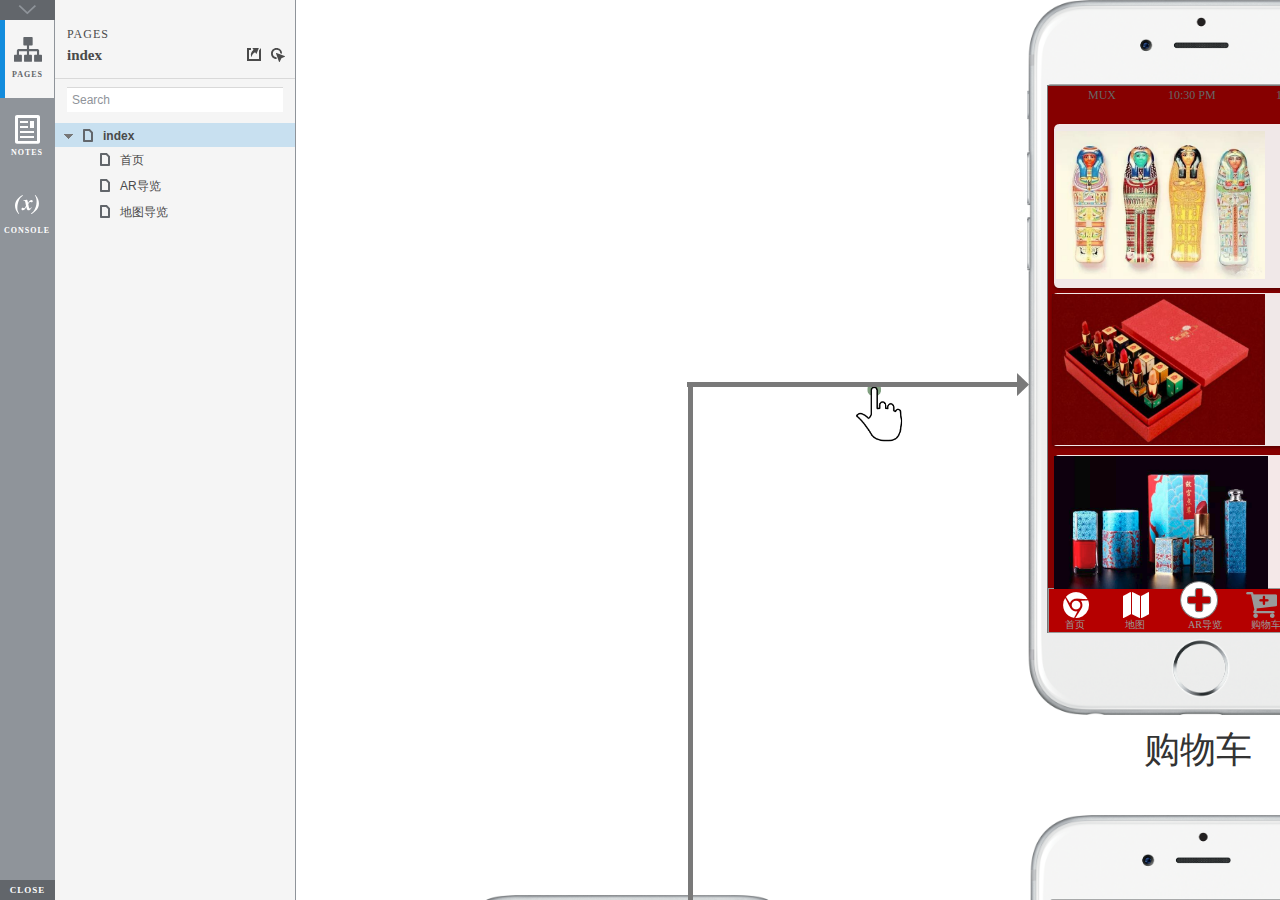
<file: start.html>
﻿<!DOCTYPE html>
<html xmlns="http://www.w3.org/1999/xhtml" xml:lang="en" lang="en">
<head>
    <title>Untitled Document</title>
    <meta http-equiv="X-UA-Compatible" content="IE=edge"/>
    <meta http-equiv="content-type" content="text/html; charset=utf-8" />
    <meta name="viewport" content="width=device-width, initial-scale=1.0" />
    <meta name="apple-mobile-web-app-capable" content="yes" />
    <link type="text/css" href="resources/css/reset.css" rel="Stylesheet" />
    <link type="text/css" href="resources/css/default.css" rel="Stylesheet" />
    <!--<link href='https://fonts.googleapis.com/css?family=Nunito:300' rel='stylesheet' type='text/css'>-->

    <script type="text/javascript">
        if (location.href.toString().indexOf('file://localhost/') == 0) {
            location.href = location.href.toString().replace('file://localhost/', 'file:///');
        }
    </script>

    <script type="text/javascript" src="resources/scripts/jquery-1.7.1.min.js"></script>
    <script type="text/javascript" src="resources/scripts/player/splitter.js"></script>
    <script type="text/javascript" src="resources/scripts/axutils.js"></script>
    <script type="text/javascript" src="resources/scripts/player/axplayer.js"></script>
    <script type="text/javascript" src="resources/scripts/messagecenter.js"></script>
    <script type="text/javascript" src="data/document.js"></script>
    <style type="text/css">

#outerContainer {
	width:1000px;
	height:1500px;
}

.vsplitbar {
    width: 3px;
    /*background: #B9B9B9;*/
    border-right: 1px solid #8f949a;
}

.vsplitbar:hover, .vsplitbar.active {
    background: #8f949a;
}

#rightPanel {
    background-color: White;
}

/*#leftPanel {
    min-width: 120px;
}*/

.splitterMask {
   position:absolute;
   top: 0;
   left: 0;
   width: 100%;
   height: 100%;
   overflow: hidden;
   background-image: url(resources/images/transparent.gif);
   z-index: 20000;
}

    </style>
    <script type="text/javascript" language="JavaScript"><!--
        var SITEMAP_COLLAPSE_VAR_NAME = 'c';
        var PLUGIN_VAR_NAME = 'g';
        var FOOTNOTES_VAR_NAME = 'fn';
        var ADAPTIVE_VIEW_VAR_NAME = 'view';
        var lastLeftPanelWidth = 295;
        var toolBarOnly = true;

        // isolate scope
        (function() {
            setUpController();
            
            var configuration = $axure.document.configuration;
            var _settings = {};
            _settings.projectId = configuration.prototypeId;
            _settings.isAxshare = configuration.isAxshare;
            _settings.loadFeedbackPlugin = configuration.loadFeedbackPlugin;
            var cHash = getHashStringVar(SITEMAP_COLLAPSE_VAR_NAME);
            _settings.startCollapsed = cHash == "1";
            if(cHash == "2") closePlayer();
            var gHash = getHashStringVar(PLUGIN_VAR_NAME);
            if(gHash == "") gHash = 1;
            _settings.startPluginGid = gHash;

            $axure.player.settings = _settings;

            $(window).bind('load', function() {
                if(CHROME_5_LOCAL && !$('body').attr('pluginDetected')) {
                    window.location = 'resources/chrome/chrome.html';
                }
            });

            $(document).ready(function() {
                $axure.page.bind('load.start', mainFrame_onload);
                $axure.messageCenter.addMessageListener(messageCenter_message);

                $(document).on('pluginShown', function (event, data) {
                    setVarInCurrentUrlHash('g', data ? data : '');
                });

                $(document).on('pluginCreated', function(event, data) {
                    if($axure.player.settings.startPluginGid == data) {
                        $axure.player.showPlugin(data);
                    }
                });

                if($axure.player.settings.loadFeedbackPlugin) {
                    if($axure.player.settings.isAxshare) {
                        $axure.utils.loadJS('/Scripts/plugins/feedback/feedback8.js');
                    } else {
                        $axure.utils.loadJS('http://share.axure.com/Scripts/plugins/feedback/feedback8.js');
                    }
                }

                if(navigator.userAgent.indexOf("MSIE") >= 0) $('#outerContainer').width('100%');
                initialize();
                if($axure.player.settings.startCollapsed) $('#outerContainer').splitter({ sizeLeft: 0 });
                else $('#outerContainer').splitter({ sizeLeft: lastLeftPanelWidth });
                $('#leftPanel').width(lastLeftPanelWidth);
                
                $(window).resize(function() { resizeContent(); });

                $('#maximizePanelContainer').hide();

                initializeLogo();

                $(window).resize();
                resizeContent();
                
                $axure.player.collapseToBar();

                if($axure.player.settings.startCollapsed) {
                    collapse();
                    $('#leftPanel').width(0);
                }

                if(MOBILE_DEVICE) {
                    $('#interfaceControlFrameMinimizeContainer').height('45px');
                    $('#interfaceControlFrameMinimizeContainer a').height('45px');
                    $('#interfaceControlFrameHeaderContainer').css('margin-top','45px');
                    $('#interfaceControlFrameCloseContainer a').css('padding','10px 0px');
                    $('#maximizePanelContainer').height('45px');//.css('top','inherit').css('bottom','0px');

                    $('body').removeClass('hashover');

                    if(IOS) {
                        $('#rightPanel').css('overflow', 'auto').css('-webkit-overflow-scrolling', 'touch').css('-ms-overflow-x', 'hidden');

                        window.addEventListener("orientationchange", function() {
                            var viewport = document.querySelector("meta[name=viewport]");
                            //so iOS doesn't zoom when switching back to portrait
                            viewport.setAttribute('content', 'width=device-width, initial-scale=1.0, maximum-scale=1.0');
                            viewport.setAttribute('content', 'width=device-width, initial-scale=1.0');
                            resizeContent();
                        }, false);

                        $axure.page.bind('load.start', function() {
                            resizeContent();
                        });
                    }
                }

            });

            function initialize() {
                var legacyQString = getQueryString("Page");
                if (legacyQString.length > 0) {
                    location.href = location.href.substring(0, location.href.indexOf("?")) + "#p=" + legacyQString;
                    return;
                }

                var mainFrame = document.getElementById("mainFrame");
                mainFrame.contentWindow.location.href = getInitialUrl();
            }

            function initializeLogo() {
                if($axure.document.configuration.logoImagePath) {
                    var image = new Image();
                    image.onload = function() {
                        $('#logoImage').css('max-width', this.width + 'px');
                        $axure.player.resizeContent();
                    };
                    image.src = $axure.document.configuration.logoImagePath;
                
                    $('#interfaceControlFrameLogoImageContainer').html('<img id="logoImage" src="" />');
                    $('#logoImage').attr('src', $axure.document.configuration.logoImagePath).load(function() { resizeContent(); });
                } else $('#interfaceControlFrameLogoImageContainer').hide();

                if ($axure.document.configuration.logoImageCaption) {
                    $('#interfaceControlFrameLogoCaptionContainer').html($axure.document.configuration.logoImageCaption);
                } else $('#interfaceControlFrameLogoCaptionContainer').hide();

                if(!$('#interfaceControlFrameLogoImageContainer').is(':visible') && !$('#interfaceControlFrameLogoCaptionContainer').is(':visible')) {
                    $('#interfaceControlFrameLogoContainer').hide();
                }
            }

            var resizeContent = $axure.player.resizeContent = function() {
                var newHeight = $(window).height();
                var newWidth = $(window).width();

                var controlContainerHeight = newHeight;// - 30;
                if($('#interfaceControlFrameLogoContainer').is(':visible')) controlContainerHeight -= $('#interfaceControlFrameLogoContainer').outerHeight();// + 16;

                $('#outerContainer').height(newHeight).width(newWidth);
                $('.vsplitbar').height(newHeight);
                $('#leftPanel').height(newHeight);
                $('#interfaceControlFrame').height(newHeight);
                $('#interfaceControlFrameContainer').height(newHeight);
                $('#interfaceControlFrameHostContainer').height(controlContainerHeight);

                $('#rightPanel').height(newHeight);
                $('#mainFrame').height(newHeight);

                if($('#leftPanel').is(':visible')) $('#rightPanel').width($(window).width() - $('#leftPanel').width() - 1);// $('.vsplitbar').width());
                else $('#rightPanel').width($(window).width());

                $(document).trigger('ContainerHeightChange',[controlContainerHeight]);

                if(MOBILE_DEVICE) {
                    if(!(getHashStringVar(ADAPTIVE_VIEW_VAR_NAME).length > 0)) $axure.messageCenter.postMessage('setAdaptiveViewForSize', {'width':newWidth, 'height':$('#rightPanel').height()});
                }
            }

            var collapseToBar = $axure.player.collapseToBar = function() {
                lastLeftPanelWidth = $('#leftPanel').width();
                $('#leftPanel').width('55px');
                $('.vsplitbar').hide();
                $('#rightPanel').width($(window).width() - $('#leftPanel').width());
                $(window).resize();
                $('#outerContainer').trigger('resize');
                toolBarOnly = true;
            }

            var expandFromBar = $axure.player.expandFromBar = function() {
                if($('.vsplitbar').is(':visible')) return;

                $('#leftPanel').width(lastLeftPanelWidth);
                $('.vsplitbar').show();
                $('#rightPanel').width($(window).width() - $('#leftPanel').width() - 1);// $('.vsplitbar').width());
                $(window).resize();
                $('#outerContainer').trigger('resize');
                toolBarOnly = false;
            }

        })();

        function messageCenter_message(message, data) {
            if(message == 'expandFrame') expand();
            else if(message == 'getCollapseFrameOnLoad' && $axure.player.settings.startCollapsed && !MOBILE_DEVICE) $axure.messageCenter.postMessage('collapseFrameOnLoad');
        }

        
        function getInitialUrl() {
            var pageName = getHashStringVar("p");
            if(pageName.length > 0) return pageName + ".html";
            else {
                var url = getFirstPageUrl($axure.document.sitemap.rootNodes);
                return (url ? url : "about:blank");
            }
        }

        function getFirstPageUrl(nodes) {
            for (var i = 0; i < nodes.length; i++) {
                var node = nodes[i];
                if (node.url) return node.url;
                else {
                    var hasChildren = (node.children && node.children.length > 0);
                    if (hasChildren) {
                        var url = getFirstPageUrl(node.children);
                        if (url) return url;
                    }
                }
            }
            return null;
        }

        function closePlayer() {
            if($axure.page.location) window.location.href = $axure.page.location;
            else {
                var pageFile = getInitialUrl();
                var currentLocation = window.location.toString();
                window.location.href = currentLocation.substr(0, currentLocation.lastIndexOf("/") + 1) + pageFile;
            }
        }

        function replaceHash(newHash) {
            var currentLocWithoutHash = window.location.toString().split('#')[0];

            //We use replace so that every hash change doesn't get appended to the history stack.
            //We use replaceState in browsers that support it, else replace the location
            if(typeof window.history.replaceState != 'undefined') {
                try {
                    //Chrome 45 (Version 45.0.2454.85 m) started throwing an error here when generated locally (this only happens with sitemap open) which broke all interactions.
                    //try catch breaks the url adjusting nicely when the sitemap is open, but all interactions and forward and back buttons work.
                    //Uncaught SecurityError: Failed to execute 'replaceState' on 'History': A history state object with URL 'file:///C:/Users/Ian/Documents/Axure/HTML/Untitled/start.html#p=home' cannot be created in a document with origin 'null'.
                    window.history.replaceState(null, null, currentLocWithoutHash + newHash);
                } catch(ex) {}
            } else {
                window.location.replace(currentLocWithoutHash + newHash);
            }
        }

        function collapse() {
            setVarInCurrentUrlHash('c', 1);
            if(!toolBarOnly) lastLeftPanelWidth = $('#leftPanel').width();

            $('#maximizePanelContainer').show();
            $('#leftPanel').hide();
            $('.vsplitbar').hide();
            $('#rightPanel').width($(window).width());
            $(window).resize();
            $('#outerContainer').trigger('resize');

            $(document).trigger('sidebarCollapse');

            if(MOBILE_DEVICE) {
                $('#maximizePanelContainer').animate({
                    top:$('#rightPanel').height() - $('#maximizePanelContainer').height()
                }, 300, 'swing', function() {
                    $('#maximizePanelContainer').css('top', 'inherit').css('bottom', '0px');
                });
            }
        }

        function expand() {
            if(MOBILE_DEVICE) {
                $('#maximizePanelContainer').css('top', '0px').css('bottom', 'inherit');
            }

            deleteVarFromCurrentUrlHash('c');
            $('#maximizePanelContainer').hide();
            $('#leftPanel').width(lastLeftPanelWidth);
            $('#leftPanel').show();
            if(!toolBarOnly) {
                $('.vsplitbar').show();
                $('#rightPanel').width($(window).width() - $('#leftPanel').width() - 1);
            } else {
                $axure.player.collapseToBar();
            }
            $(window).resize();
            $('#outerContainer').trigger('resize');

            $(document).trigger('sidebarExpanded');
        }


        function mainFrame_onload() {
            if($axure.page.pageName) document.title = $axure.page.pageName;
        }

        function getQueryString(query) {
            var qstring = self.location.href.split("?");
            if(qstring.length < 2) return "";
            return GetParameter(qstring, query);
        }
        
        function GetParameter(qstring, query) {
            var prms = qstring[1].split("&");
            var frmelements = new Array();
            var currprmeter, querystr = "";

            for(var i = 0; i < prms.length; i++) {
                currprmeter = prms[i].split("=");
                frmelements[i] = new Array();
                frmelements[i][0] = currprmeter[0];
                frmelements[i][1] = currprmeter[1];
            }

            for(j = 0; j < frmelements.length; j++) {
                if(frmelements[j][0].toLowerCase() == query.toLowerCase()) {
                    querystr = frmelements[j][1];
                    break;
                }
            }
            return querystr;
        }
        
        function getHashStringVar(query) {
            var qstring = self.location.href.split("#");
            if(qstring.length < 2) return "";
            return GetParameter(qstring, query);
        }

        function setHashStringVar(currentHash, varName, varVal) {
            var varWithEqual = varName + '=';
            var poundVarWithEqual = varVal === '' ? '' :  '#' + varName + '=' + varVal;
            var ampVarWithEqual = varVal === '' ? '' :  '&' + varName + '=' + varVal;
            var hashToSet = '';

            var pageIndex = currentHash.indexOf('#' + varWithEqual);
            if(pageIndex == -1) pageIndex = currentHash.indexOf('&' + varWithEqual);
            if(pageIndex != -1) {
                var newHash = currentHash.substring(0, pageIndex);

                newHash = newHash == '' ? poundVarWithEqual : newHash + ampVarWithEqual;

                var ampIndex = currentHash.indexOf('&', pageIndex + 1);
                if(ampIndex != -1) {
                    newHash = newHash == '' ? '#' + currentHash.substring(ampIndex + 1) : newHash + currentHash.substring(ampIndex);
                }
                hashToSet = newHash;
            } else if(currentHash.indexOf('#') != -1) {
                hashToSet = currentHash + ampVarWithEqual;
            } else {
                hashToSet = poundVarWithEqual;
            }

            if(hashToSet != '' || varVal == '') {
                return hashToSet;
            }

            return null;
        }

        function setVarInCurrentUrlHash(varName, varVal) {
            var newHash = setHashStringVar(window.location.hash, varName, varVal);

            if(newHash != null) {
                replaceHash(newHash);
            }
        }

        function deleteHashStringVar(currentHash, varName) {
            var varWithEqual = varName + '=';

            var pageIndex = currentHash.indexOf('#' + varWithEqual);
            if(pageIndex == -1) pageIndex = currentHash.indexOf('&' + varWithEqual);
            if(pageIndex != -1) {
                var newHash = currentHash.substring(0, pageIndex);

                var ampIndex = currentHash.indexOf('&', pageIndex + 1);

                //IF begin of string....if none blank, ELSE # instead of & and rest
                //IF in string....prefix + if none blank, ELSE &-rest
                if(newHash == '') { //beginning of string
                    newHash = ampIndex != -1 ? '#' + currentHash.substring(ampIndex + 1) : '';
                } else { //somewhere in the middle
                    newHash = newHash + (ampIndex != -1 ? currentHash.substring(ampIndex) : '');
                }

                return newHash;
            }

            return null;
        }

        function deleteVarFromCurrentUrlHash(varName) {
            var newHash = deleteHashStringVar(window.location.hash, varName);

            if(newHash != null) {
                replaceHash(newHash);
            }
        }
    --></script>

    <link type="text/css" rel="Stylesheet" href="plugins/sitemap/styles/sitemap.css" />
    <script type="text/javascript" src="plugins/sitemap/sitemap.js"></script>
    <link type="text/css" rel="Stylesheet" href="plugins/page_notes/styles/page_notes.css" />
    <script type="text/javascript" src="plugins/page_notes/page_notes.js"></script>
    <!--<link type="text/css" rel="Stylesheet" href="plugins/recordplay/styles/recordplay.css" />
    <script type="text/javascript" src="plugins/recordplay/recordplay.js"></script>-->
    <link type="text/css" rel="Stylesheet" href="plugins/debug/styles/debug.css" />
    <script type="text/javascript" src="plugins/debug/debug.js"></script>

</head>
<body scroll="no" class="hashover">
    <div id="outerContainer">

        <div id="leftPanel">
            <div id="interfaceControlFrame">
                <div id="interfaceControlFrameMinimizeContainer">
                    <a title="Collapse" id="interfaceControlFrameMinimizeButton" onclick="collapse();">&nbsp;</a>
                </div>
                <div id="interfaceControlFrameHeaderContainer">
                    <ul id="interfaceControlFrameHeader"></ul>
                </div>
                <div id="interfaceControlFrameContainer">
                    <div id="interfaceControlFrameLogoContainer">
                        <div id="interfaceControlFrameLogoImageContainer"></div>
                        <div id="interfaceControlFrameLogoCaptionContainer"></div>
                    </div>
                    <div id="interfaceControlFrameHostContainer">
                    </div>
                </div>
                <div id="interfaceControlFrameCloseContainer">
                    <a title="Close" id="interfaceControlFrameCloseButton" onclick="closePlayer();">CLOSE</a>
                </div>
            </div>
        </div>
        <div id="rightPanel">
            <iframe id="mainFrame" name="mainFrame" width="100%" height="100%" src="" frameborder="0" style="display: block;"></iframe>
        </div>

    </div>

    <div id="maximizePanelContainer">
        <iframe id="expandFrame" src="resources/expand.html" width="100%" height="100%" scrolling="no" allowtransparency="true" frameborder="0"></iframe>
    </div>

</body>
</html>
</file>
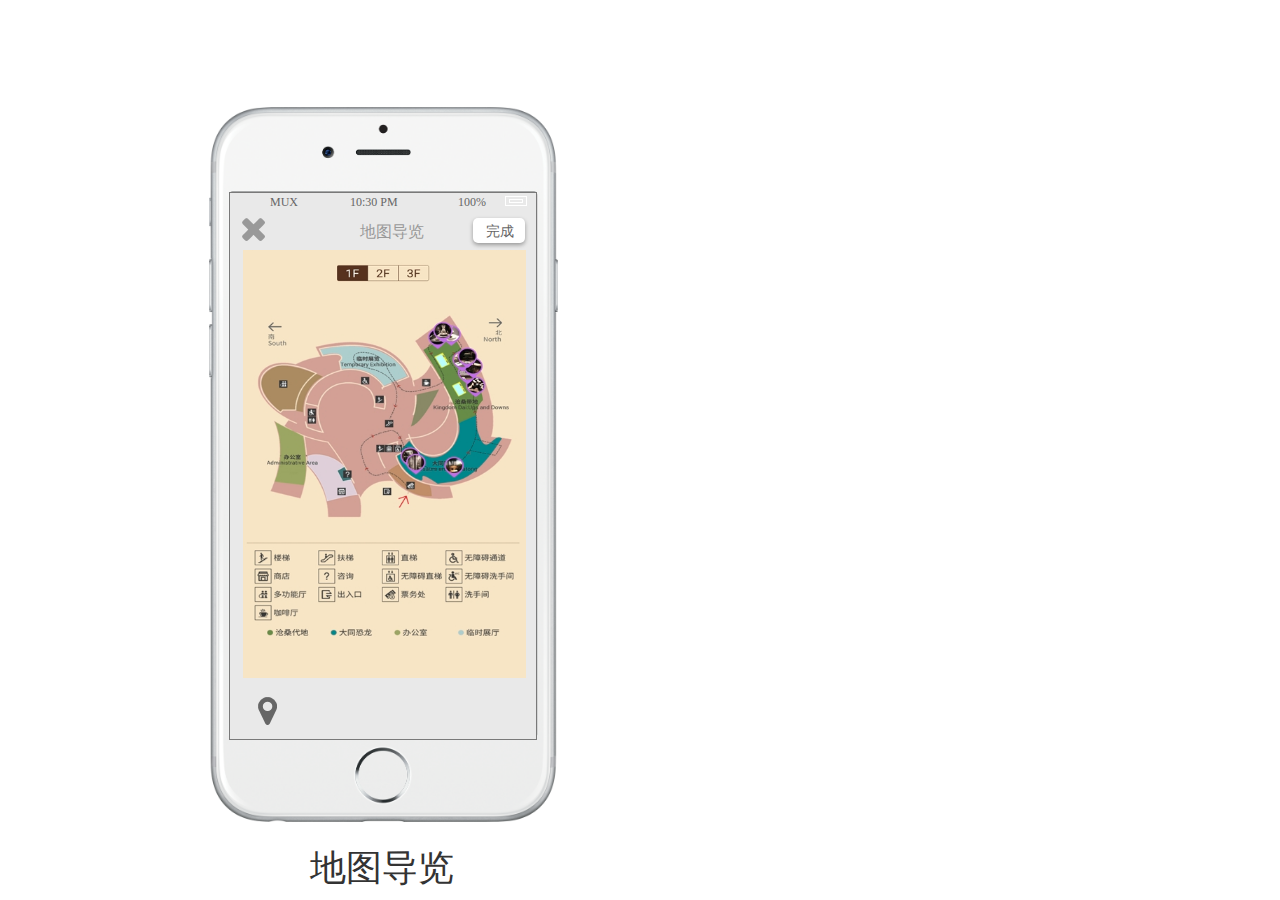
<file: 地图导览.html>
﻿<!DOCTYPE html>
<html>
  <head>
    <title>地图导览</title>
    <meta http-equiv="X-UA-Compatible" content="IE=edge"/>
    <meta http-equiv="content-type" content="text/html; charset=utf-8"/>
    <meta name="apple-mobile-web-app-capable" content="yes"/>
    <link href="resources/css/jquery-ui-themes.css" type="text/css" rel="stylesheet"/>
    <link href="resources/css/axure_rp_page.css" type="text/css" rel="stylesheet"/>
    <link href="data/styles.css" type="text/css" rel="stylesheet"/>
    <link href="files/地图导览/styles.css" type="text/css" rel="stylesheet"/>
    <script src="resources/scripts/jquery-1.7.1.min.js"></script>
    <script src="resources/scripts/jquery-ui-1.8.10.custom.min.js"></script>
    <script src="resources/scripts/axure/axQuery.js"></script>
    <script src="resources/scripts/axure/globals.js"></script>
    <script src="resources/scripts/axutils.js"></script>
    <script src="resources/scripts/axure/annotation.js"></script>
    <script src="resources/scripts/axure/axQuery.std.js"></script>
    <script src="resources/scripts/axure/doc.js"></script>
    <script src="data/document.js"></script>
    <script src="resources/scripts/messagecenter.js"></script>
    <script src="resources/scripts/axure/events.js"></script>
    <script src="resources/scripts/axure/recording.js"></script>
    <script src="resources/scripts/axure/action.js"></script>
    <script src="resources/scripts/axure/expr.js"></script>
    <script src="resources/scripts/axure/geometry.js"></script>
    <script src="resources/scripts/axure/flyout.js"></script>
    <script src="resources/scripts/axure/ie.js"></script>
    <script src="resources/scripts/axure/model.js"></script>
    <script src="resources/scripts/axure/repeater.js"></script>
    <script src="resources/scripts/axure/sto.js"></script>
    <script src="resources/scripts/axure/utils.temp.js"></script>
    <script src="resources/scripts/axure/variables.js"></script>
    <script src="resources/scripts/axure/drag.js"></script>
    <script src="resources/scripts/axure/move.js"></script>
    <script src="resources/scripts/axure/visibility.js"></script>
    <script src="resources/scripts/axure/style.js"></script>
    <script src="resources/scripts/axure/adaptive.js"></script>
    <script src="resources/scripts/axure/tree.js"></script>
    <script src="resources/scripts/axure/init.temp.js"></script>
    <script src="files/地图导览/data.js"></script>
    <script src="resources/scripts/axure/legacy.js"></script>
    <script src="resources/scripts/axure/viewer.js"></script>
    <script src="resources/scripts/axure/math.js"></script>
    <script type="text/javascript">
      $axure.utils.getTransparentGifPath = function() { return 'resources/images/transparent.gif'; };
      $axure.utils.getOtherPath = function() { return 'resources/Other.html'; };
      $axure.utils.getReloadPath = function() { return 'resources/reload.html'; };
    </script>
  </head>
  <body>
    <div id="base" class="">

      <!-- Unnamed (矩形) -->
      <div id="u376" class="ax_default label">
        <div id="u376_div" class=""></div>
        <!-- Unnamed () -->
        <div id="u377" class="text" style="visibility: visible;">
          <p><span>地图导览</span></p>
        </div>
      </div>

      <!-- Unnamed (图片) -->
      <div id="u378" class="ax_default _图片">
        <img id="u378_img" class="img " src="images/index/u0.png"/>
        <!-- Unnamed () -->
        <div id="u379" class="text" style="display: none; visibility: hidden">
          <p><span></span></p>
        </div>
      </div>

      <!-- Unnamed (矩形) -->
      <div id="u380" class="ax_default box_1">
        <div id="u380_div" class=""></div>
        <!-- Unnamed () -->
        <div id="u381" class="text" style="display: none; visibility: hidden">
          <p><span></span></p>
        </div>
      </div>

      <!-- MUX (矩形) -->
      <div id="u382" class="ax_default _文本段落" data-label="MUX">
        <div id="u382_div" class=""></div>
        <!-- Unnamed () -->
        <div id="u383" class="text" style="visibility: visible;">
          <p><span>MUX</span></p>
        </div>
      </div>

      <!-- 时间 (矩形) -->
      <div id="u384" class="ax_default _文本段落" data-label="时间">
        <div id="u384_div" class=""></div>
        <!-- Unnamed () -->
        <div id="u385" class="text" style="visibility: visible;">
          <p><span>10:30 PM</span></p>
        </div>
      </div>

      <!-- 电源 (矩形) -->
      <div id="u386" class="ax_default _文本段落" data-label="电源">
        <div id="u386_div" class=""></div>
        <!-- Unnamed () -->
        <div id="u387" class="text" style="visibility: visible;">
          <p><span>100%</span></p>
        </div>
      </div>

      <!-- Unnamed (矩形) -->
      <div id="u388" class="ax_default _形状">
        <div id="u388_div" class=""></div>
        <!-- Unnamed () -->
        <div id="u389" class="text" style="display: none; visibility: hidden">
          <p><span></span></p>
        </div>
      </div>

      <!-- Unnamed (矩形) -->
      <div id="u390" class="ax_default _形状">
        <div id="u390_div" class=""></div>
        <!-- Unnamed () -->
        <div id="u391" class="text" style="display: none; visibility: hidden">
          <p><span></span></p>
        </div>
      </div>

      <!-- Unnamed (形状) -->
      <div id="u392" class="ax_default icon">
        <img id="u392_img" class="img " src="images/index/u58.png"/>
        <!-- Unnamed () -->
        <div id="u393" class="text" style="display: none; visibility: hidden">
          <p><span></span></p>
        </div>
      </div>

      <!-- Unnamed (矩形) -->
      <div id="u394" class="ax_default label">
        <div id="u394_div" class=""></div>
        <!-- Unnamed () -->
        <div id="u395" class="text" style="visibility: visible;">
          <p><span>哈哈，今天的晚饭真好吃！</span></p>
        </div>
      </div>

      <!-- Unnamed (形状) -->
      <div id="u396" class="ax_default icon">
        <img id="u396_img" class="img " src="images/index/u62.png"/>
        <!-- Unnamed () -->
        <div id="u397" class="text" style="display: none; visibility: hidden">
          <p><span></span></p>
        </div>
      </div>

      <!-- Unnamed (形状) -->
      <div id="u398" class="ax_default icon">
        <img id="u398_img" class="img " src="images/index/u64.png"/>
        <!-- Unnamed () -->
        <div id="u399" class="text" style="display: none; visibility: hidden">
          <p><span></span></p>
        </div>
      </div>

      <!-- Unnamed (椭圆形) -->
      <div id="u400" class="ax_default ellipse">
        <img id="u400_img" class="img " src="images/index/u66.png"/>
        <!-- Unnamed () -->
        <div id="u401" class="text" style="display: none; visibility: hidden">
          <p><span></span></p>
        </div>
      </div>

      <!-- Unnamed (形状) -->
      <div id="u402" class="ax_default icon">
        <img id="u402_img" class="img " src="images/index/u68.png"/>
        <!-- Unnamed () -->
        <div id="u403" class="text" style="display: none; visibility: hidden">
          <p><span></span></p>
        </div>
      </div>

      <!-- Unnamed (矩形) -->
      <div id="u404" class="ax_default label">
        <div id="u404_div" class=""></div>
        <!-- Unnamed () -->
        <div id="u405" class="text" style="visibility: visible;">
          <p><span>编辑心情</span></p>
        </div>
      </div>

      <!-- Unnamed (矩形) -->
      <div id="u406" class="ax_default label">
        <div id="u406_div" class=""></div>
        <!-- Unnamed () -->
        <div id="u407" class="text" style="visibility: visible;">
          <p><span>识别结果</span></p>
        </div>
      </div>

      <!-- Unnamed (形状) -->
      <div id="u408" class="ax_default icon">
        <img id="u408_img" class="img " src="images/index/u74.png"/>
        <!-- Unnamed () -->
        <div id="u409" class="text" style="display: none; visibility: hidden">
          <p><span></span></p>
        </div>
      </div>

      <!-- Unnamed (矩形) -->
      <div id="u410" class="ax_default label">
        <div id="u410_div" class=""></div>
        <!-- Unnamed () -->
        <div id="u411" class="text" style="visibility: visible;">
          <p><span>开心 90%</span></p>
        </div>
      </div>

      <!-- Unnamed (矩形) -->
      <div id="u412" class="ax_default label">
        <div id="u412_div" class=""></div>
        <!-- Unnamed () -->
        <div id="u413" class="text" style="visibility: visible;">
          <p><span style="color:#CCCCCC;">情绪识别结果不准？点击</span><span style="color:#5555FF;">[编辑心情]</span><span style="color:#CCCCCC;">手动编辑</span></p>
        </div>
      </div>

      <!-- Unnamed (矩形) -->
      <div id="u414" class="ax_default box_1">
        <div id="u414_div" class=""></div>
        <!-- Unnamed () -->
        <div id="u415" class="text" style="display: none; visibility: hidden">
          <p><span></span></p>
        </div>
      </div>

      <!-- Unnamed (矩形) -->
      <div id="u416" class="ax_default label">
        <div id="u416_div" class=""></div>
        <!-- Unnamed () -->
        <div id="u417" class="text" style="visibility: visible;">
          <p><span>完成</span></p>
        </div>
      </div>

      <!-- Unnamed (图片) -->
      <div id="u418" class="ax_default _图片1">
        <img id="u418_img" class="img " src="images/index/u128.png"/>
        <!-- Unnamed () -->
        <div id="u419" class="text" style="display: none; visibility: hidden">
          <p><span></span></p>
        </div>
      </div>

      <!-- Unnamed (矩形) -->
      <div id="u420" class="ax_default label">
        <div id="u420_div" class=""></div>
        <!-- Unnamed () -->
        <div id="u421" class="text" style="visibility: visible;">
          <p><span>地图导览</span></p>
        </div>
      </div>
    </div>
  </body>
</html>
</file>
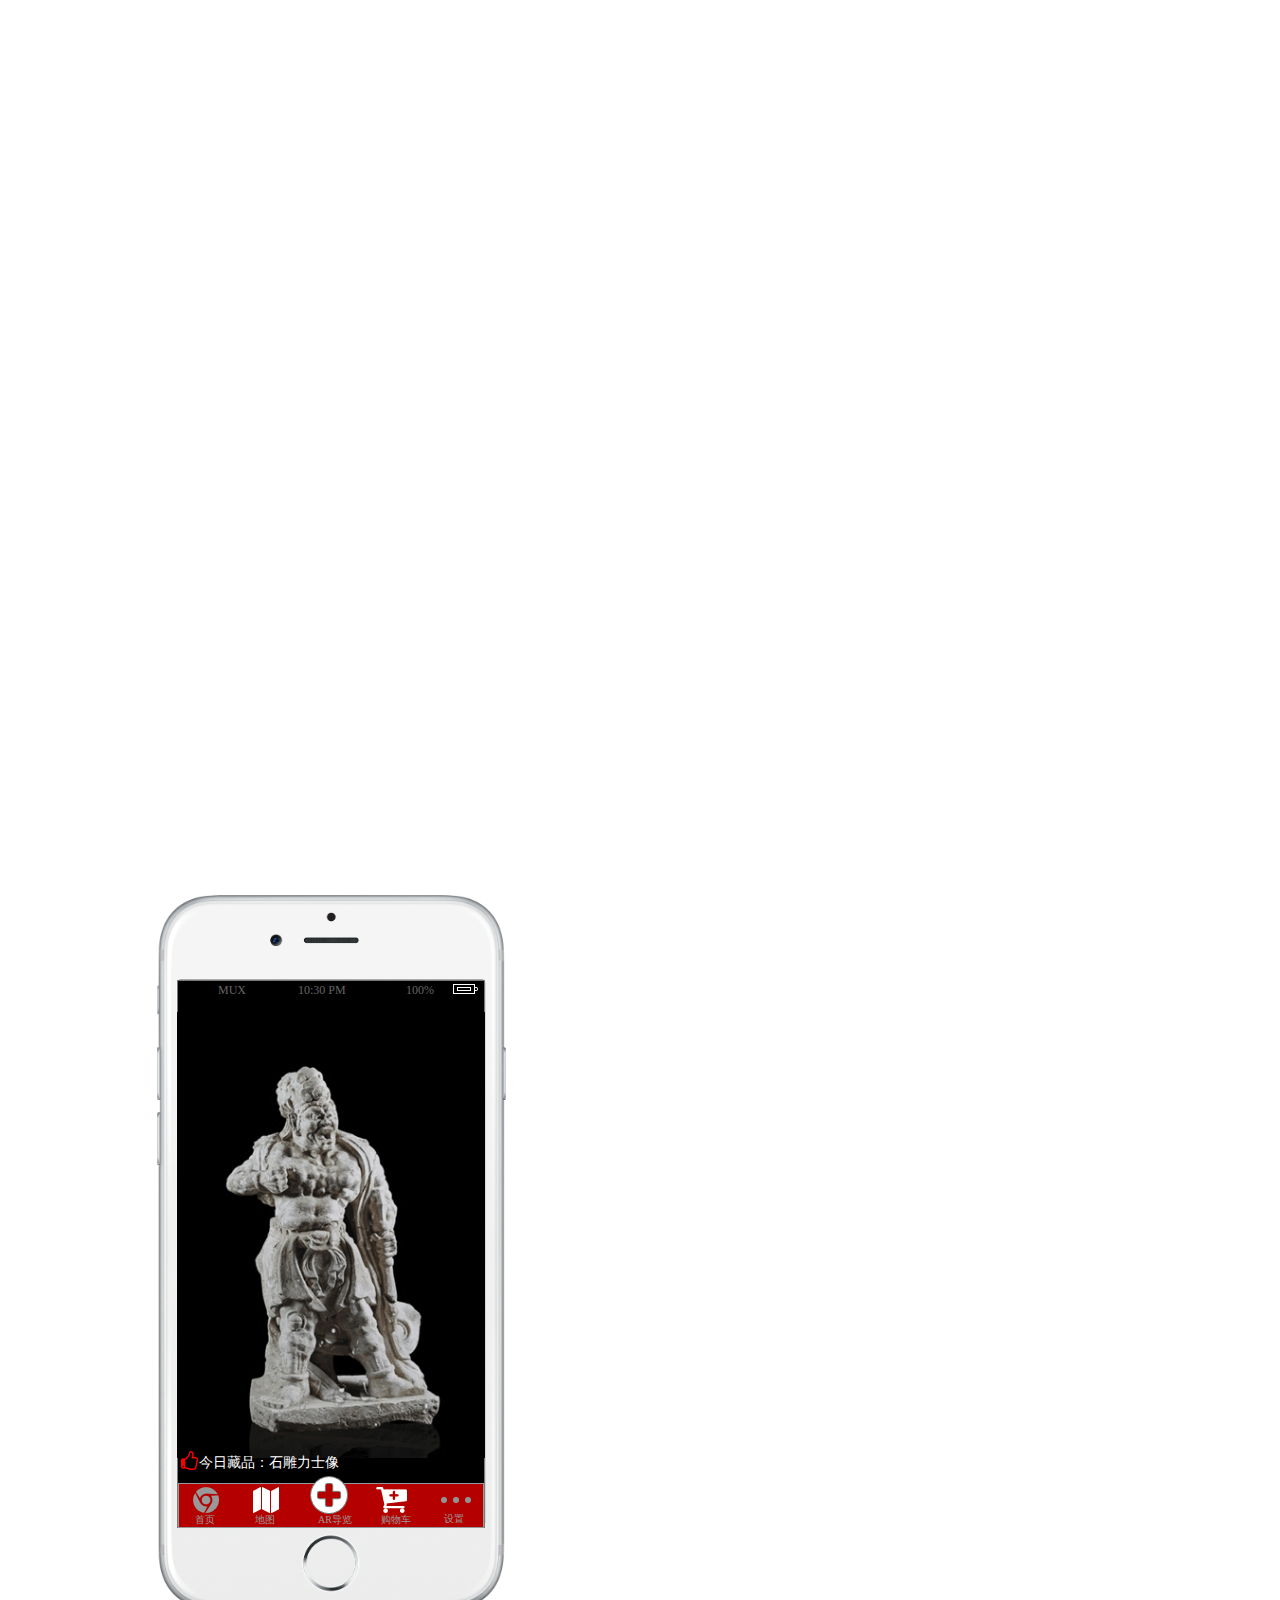
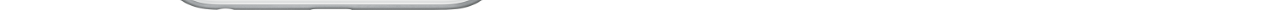
<file: 首页.html>
﻿<!DOCTYPE html>
<html>
  <head>
    <title>首页</title>
    <meta http-equiv="X-UA-Compatible" content="IE=edge"/>
    <meta http-equiv="content-type" content="text/html; charset=utf-8"/>
    <meta name="apple-mobile-web-app-capable" content="yes"/>
    <link href="resources/css/jquery-ui-themes.css" type="text/css" rel="stylesheet"/>
    <link href="resources/css/axure_rp_page.css" type="text/css" rel="stylesheet"/>
    <link href="data/styles.css" type="text/css" rel="stylesheet"/>
    <link href="files/首页/styles.css" type="text/css" rel="stylesheet"/>
    <script src="resources/scripts/jquery-1.7.1.min.js"></script>
    <script src="resources/scripts/jquery-ui-1.8.10.custom.min.js"></script>
    <script src="resources/scripts/axure/axQuery.js"></script>
    <script src="resources/scripts/axure/globals.js"></script>
    <script src="resources/scripts/axutils.js"></script>
    <script src="resources/scripts/axure/annotation.js"></script>
    <script src="resources/scripts/axure/axQuery.std.js"></script>
    <script src="resources/scripts/axure/doc.js"></script>
    <script src="data/document.js"></script>
    <script src="resources/scripts/messagecenter.js"></script>
    <script src="resources/scripts/axure/events.js"></script>
    <script src="resources/scripts/axure/recording.js"></script>
    <script src="resources/scripts/axure/action.js"></script>
    <script src="resources/scripts/axure/expr.js"></script>
    <script src="resources/scripts/axure/geometry.js"></script>
    <script src="resources/scripts/axure/flyout.js"></script>
    <script src="resources/scripts/axure/ie.js"></script>
    <script src="resources/scripts/axure/model.js"></script>
    <script src="resources/scripts/axure/repeater.js"></script>
    <script src="resources/scripts/axure/sto.js"></script>
    <script src="resources/scripts/axure/utils.temp.js"></script>
    <script src="resources/scripts/axure/variables.js"></script>
    <script src="resources/scripts/axure/drag.js"></script>
    <script src="resources/scripts/axure/move.js"></script>
    <script src="resources/scripts/axure/visibility.js"></script>
    <script src="resources/scripts/axure/style.js"></script>
    <script src="resources/scripts/axure/adaptive.js"></script>
    <script src="resources/scripts/axure/tree.js"></script>
    <script src="resources/scripts/axure/init.temp.js"></script>
    <script src="files/首页/data.js"></script>
    <script src="resources/scripts/axure/legacy.js"></script>
    <script src="resources/scripts/axure/viewer.js"></script>
    <script src="resources/scripts/axure/math.js"></script>
    <script type="text/javascript">
      $axure.utils.getTransparentGifPath = function() { return 'resources/images/transparent.gif'; };
      $axure.utils.getOtherPath = function() { return 'resources/Other.html'; };
      $axure.utils.getReloadPath = function() { return 'resources/reload.html'; };
    </script>
  </head>
  <body>
    <div id="base" class="">

      <!-- Unnamed (图片) -->
      <div id="u256" class="ax_default _图片">
        <img id="u256_img" class="img " src="images/index/u0.png"/>
        <!-- Unnamed () -->
        <div id="u257" class="text" style="display: none; visibility: hidden">
          <p><span></span></p>
        </div>
      </div>

      <!-- Unnamed (矩形) -->
      <div id="u258" class="ax_default box_1">
        <div id="u258_div" class=""></div>
        <!-- Unnamed () -->
        <div id="u259" class="text" style="display: none; visibility: hidden">
          <p><span></span></p>
        </div>
      </div>

      <!-- MUX (矩形) -->
      <div id="u260" class="ax_default _文本段落" data-label="MUX">
        <div id="u260_div" class=""></div>
        <!-- Unnamed () -->
        <div id="u261" class="text" style="visibility: visible;">
          <p><span>MUX</span></p>
        </div>
      </div>

      <!-- 时间 (矩形) -->
      <div id="u262" class="ax_default _文本段落" data-label="时间">
        <div id="u262_div" class=""></div>
        <!-- Unnamed () -->
        <div id="u263" class="text" style="visibility: visible;">
          <p><span>10:30 PM</span></p>
        </div>
      </div>

      <!-- 电源 (矩形) -->
      <div id="u264" class="ax_default _文本段落" data-label="电源">
        <div id="u264_div" class=""></div>
        <!-- Unnamed () -->
        <div id="u265" class="text" style="visibility: visible;">
          <p><span>100%</span></p>
        </div>
      </div>

      <!-- 底部标签 (组合) -->
      <div id="u266" class="ax_default" data-label="底部标签">

        <!-- Unnamed (组合) -->
        <div id="u267" class="ax_default">

          <!-- Unnamed (矩形) -->
          <div id="u268" class="ax_default box_1">
            <div id="u268_div" class=""></div>
            <!-- Unnamed () -->
            <div id="u269" class="text" style="display: none; visibility: hidden">
              <p><span></span></p>
            </div>
          </div>

          <!-- Rectangle (矩形) -->
          <div id="u270" class="ax_default _形状" data-label="Rectangle">
            <div id="u270_div" class=""></div>
            <!-- Unnamed () -->
            <div id="u271" class="text" style="display: none; visibility: hidden">
              <p><span></span></p>
            </div>
          </div>
        </div>

        <!-- Unnamed (矩形) -->
        <div id="u272" class="ax_default _文本段落">
          <div id="u272_div" class=""></div>
          <!-- Unnamed () -->
          <div id="u273" class="text" style="visibility: visible;">
            <p><span>首页</span></p>
          </div>
        </div>

        <!-- Unnamed (矩形) -->
        <div id="u274" class="ax_default _文本段落">
          <div id="u274_div" class=""></div>
          <!-- Unnamed () -->
          <div id="u275" class="text" style="visibility: visible;">
            <p><span>地图</span></p>
          </div>
        </div>

        <!-- Unnamed (矩形) -->
        <div id="u276" class="ax_default _文本段落">
          <div id="u276_div" class=""></div>
          <!-- Unnamed () -->
          <div id="u277" class="text" style="visibility: visible;">
            <p><span>AR导览</span></p>
          </div>
        </div>

        <!-- Unnamed (矩形) -->
        <div id="u278" class="ax_default _文本段落">
          <div id="u278_div" class=""></div>
          <!-- Unnamed () -->
          <div id="u279" class="text" style="visibility: visible;">
            <p><span>购物车</span></p>
          </div>
        </div>

        <!-- Unnamed (矩形) -->
        <div id="u280" class="ax_default _文本段落">
          <div id="u280_div" class=""></div>
          <!-- Unnamed () -->
          <div id="u281" class="text" style="visibility: visible;">
            <p><span>设置</span></p>
          </div>
        </div>
      </div>

      <!-- Unnamed (矩形) -->
      <div id="u282" class="ax_default _形状">
        <div id="u282_div" class=""></div>
        <!-- Unnamed () -->
        <div id="u283" class="text" style="display: none; visibility: hidden">
          <p><span></span></p>
        </div>
      </div>

      <!-- Unnamed (矩形) -->
      <div id="u284" class="ax_default _形状">
        <div id="u284_div" class=""></div>
        <!-- Unnamed () -->
        <div id="u285" class="text" style="display: none; visibility: hidden">
          <p><span></span></p>
        </div>
      </div>

      <!-- Unnamed (矩形) -->
      <div id="u286" class="ax_default _形状">
        <div id="u286_div" class=""></div>
        <!-- Unnamed () -->
        <div id="u287" class="text" style="display: none; visibility: hidden">
          <p><span></span></p>
        </div>
      </div>

      <!-- Unnamed (形状) -->
      <div id="u288" class="ax_default icon">
        <img id="u288_img" class="img " src="images/index/u38.png"/>
        <!-- Unnamed () -->
        <div id="u289" class="text" style="display: none; visibility: hidden">
          <p><span></span></p>
        </div>
      </div>

      <!-- Unnamed (图片) -->
      <div id="u290" class="ax_default image">
        <img id="u290_img" class="img " src="images/index/u40.png"/>
        <!-- Unnamed () -->
        <div id="u291" class="text" style="display: none; visibility: hidden">
          <p><span></span></p>
        </div>
      </div>

      <!-- Unnamed (形状) -->
      <div id="u292" class="ax_default icon">
        <img id="u292_img" class="img " src="images/index/u90.png"/>
        <!-- Unnamed () -->
        <div id="u293" class="text" style="display: none; visibility: hidden">
          <p><span></span></p>
        </div>
      </div>

      <!-- Unnamed (形状) -->
      <div id="u294" class="ax_default icon">
        <img id="u294_img" class="img " src="images/index/u122.png"/>
        <!-- Unnamed () -->
        <div id="u295" class="text" style="display: none; visibility: hidden">
          <p><span></span></p>
        </div>
      </div>

      <!-- Unnamed (形状) -->
      <div id="u296" class="ax_default icon">
        <img id="u296_img" class="img " src="images/index/u126.png"/>
        <!-- Unnamed () -->
        <div id="u297" class="text" style="display: none; visibility: hidden">
          <p><span></span></p>
        </div>
      </div>

      <!-- Unnamed (图片) -->
      <div id="u298" class="ax_default _图片1">
        <img id="u298_img" class="img " src="images/index/u132.png"/>
        <!-- Unnamed () -->
        <div id="u299" class="text" style="display: none; visibility: hidden">
          <p><span></span></p>
        </div>
      </div>

      <!-- Unnamed (矩形) -->
      <div id="u300" class="ax_default label">
        <div id="u300_div" class=""></div>
        <!-- Unnamed () -->
        <div id="u301" class="text" style="visibility: visible;">
          <p><span>今日藏品：石雕力士像</span></p>
        </div>
      </div>

      <!-- Unnamed (形状) -->
      <div id="u302" class="ax_default icon">
        <img id="u302_img" class="img " src="images/index/u136.png"/>
        <!-- Unnamed () -->
        <div id="u303" class="text" style="display: none; visibility: hidden">
          <p><span></span></p>
        </div>
      </div>
    </div>
  </body>
</html>
</file>
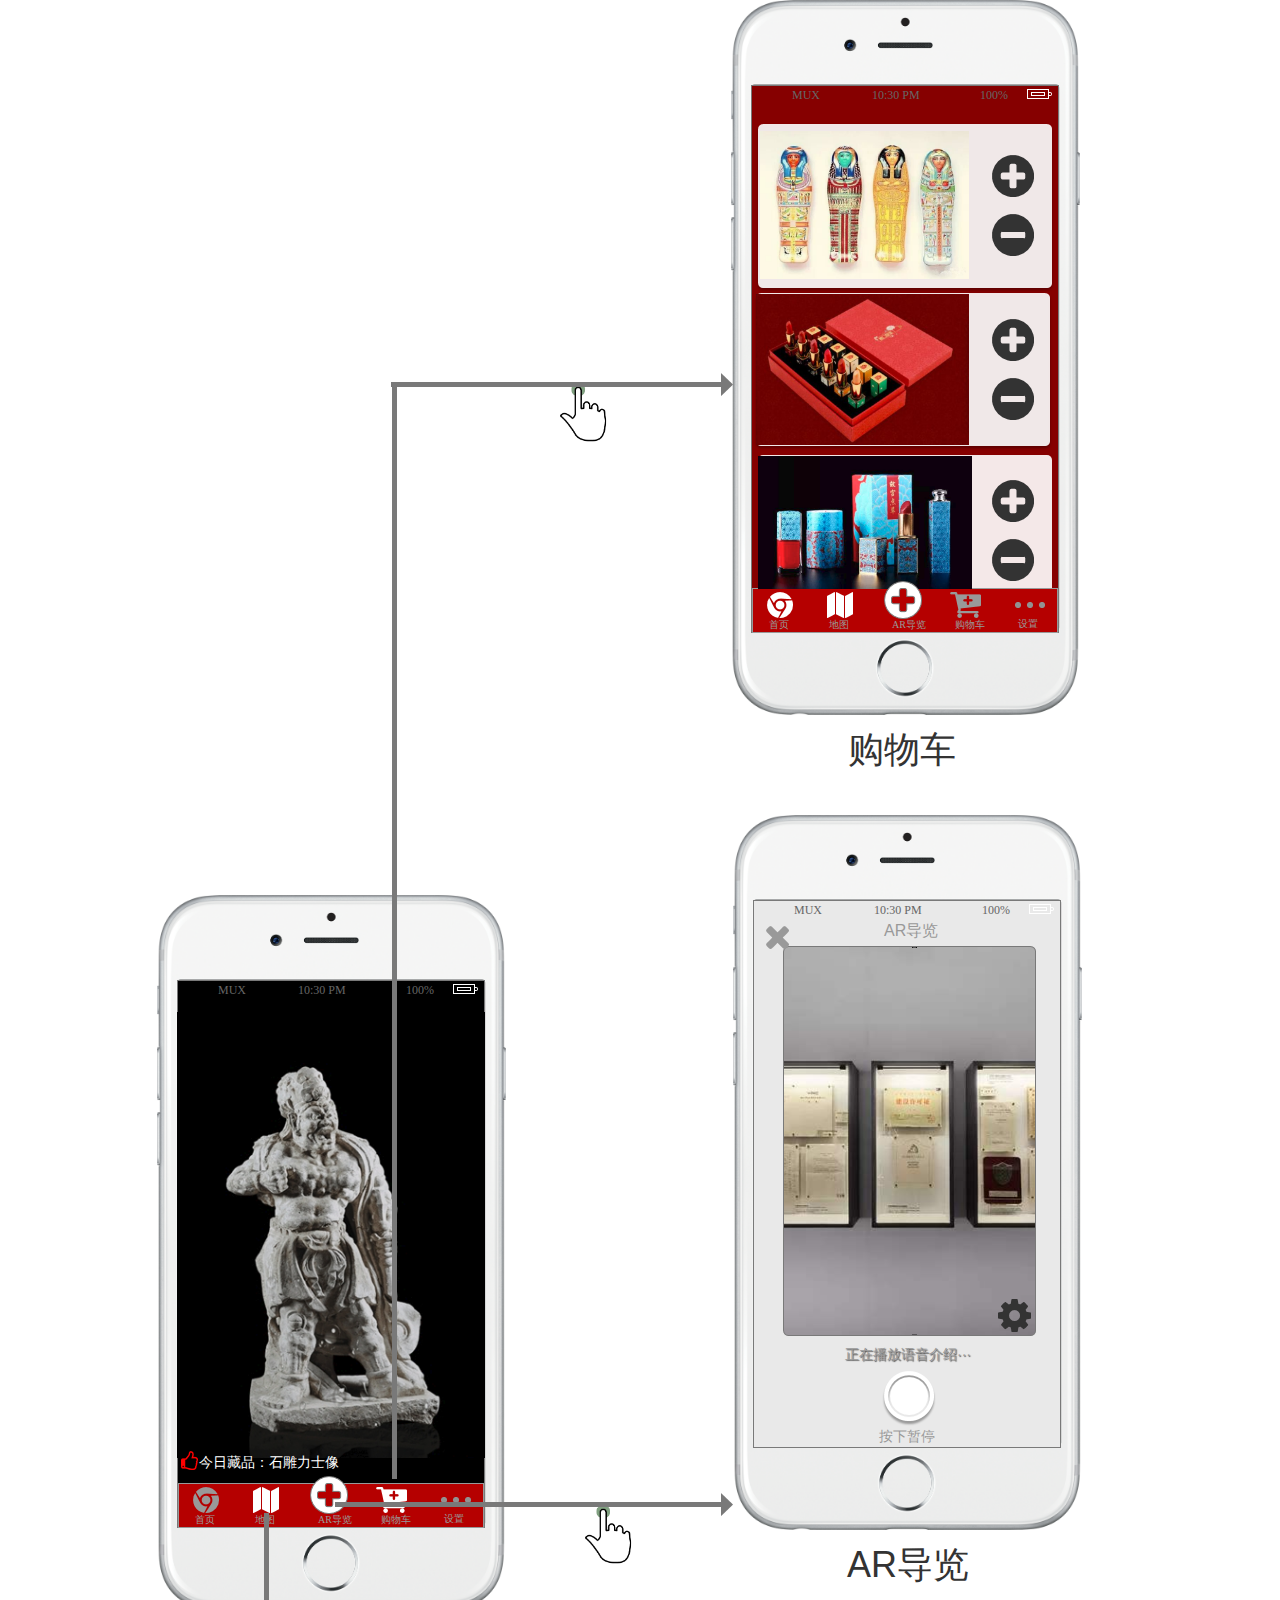
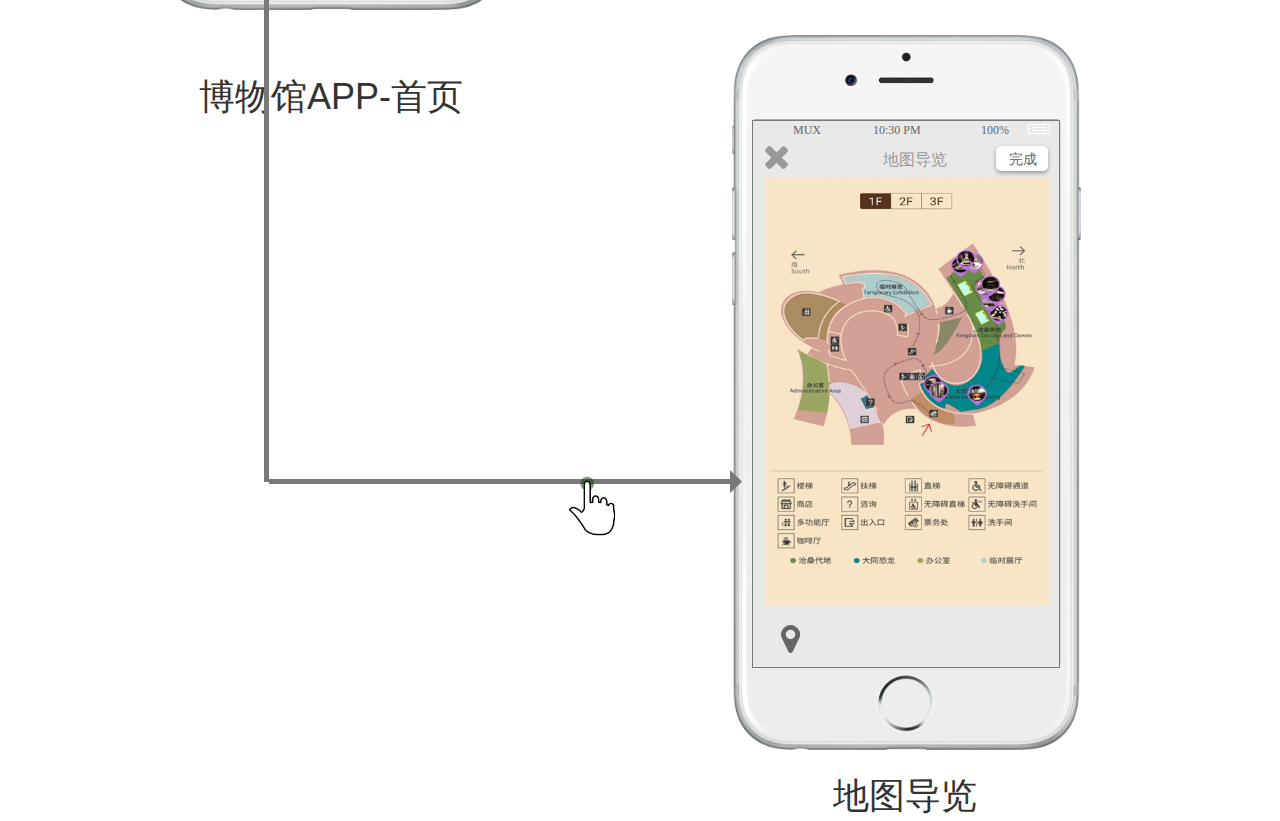
<file: resources/reload.html>
﻿<html>
	<head>
		<title></title>
	</head>
	<body>
	
	<script language="javascript">
	function getUrl() {
      var query = window.location.hash.substring(1);
      var vars = query.split("&&&");
      for (var i=0;i<vars.length;i++) {
        var url = vars[i];
        return decodeURI(url).replace("html%23","html#");
      } 
    }

    var rel = '../';
    var url = getUrl();
    if (url.indexOf(":") > 0 && url.indexOf(":") < 10) rel = '';
	self.location.href = rel + url;
	</script>
	
	</body>
</html>
</file>
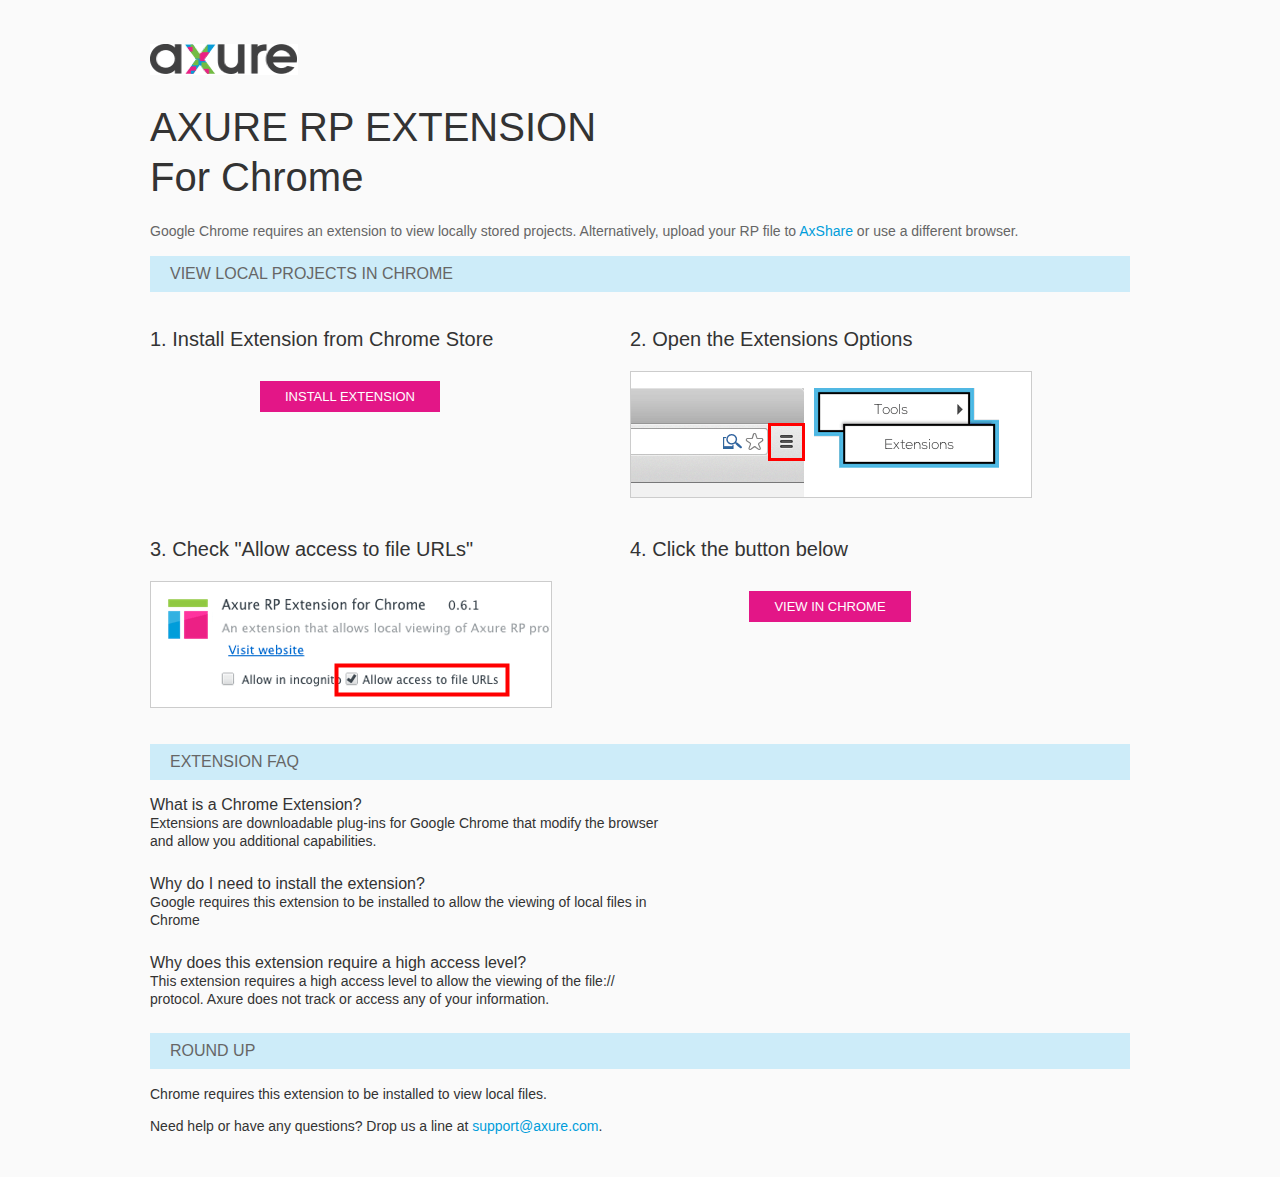
<file: resources/chrome/chrome.html>
<html>
<head>
    <title>Install the Axure RP Chrome Extension</title>
    <style type="text/css">
        *
        {
            font-family: Helvetica, Arial, sans-serif;
        }
        body
        {
            text-align: center;
            background-color: #fafafa;
        }
        p
        {
            font-size: 14px;
            line-height: 18px;
            color: #333333;
        }
        div.container
        {
            width: 980px;
            margin-left: auto;
            margin-right: auto;
            text-align: left;
        }
        a
        {
            text-decoration: none;
            color: #009dda;
        }
        .button
        {
            background: #E31687;
            font: normal 16px Arial, sans-serif;
            color: #FFFFFF;
            padding: 8px 25px 8px 25px;
            border: 0;
            display: inline-block;
            margin-top: 10px;
            text-transform: uppercase;
            font-size: 13px;
        }
        a:hover.button
        {
            opacity: .8;
        }
        div.left
        {
            width: 400px;
            float: left;
            margin-right: 80px;
        }
        div.right
        {
            width: 400px;
            float: left;
        }
        div.buttonContainer
        {
            text-align: center;
        }
        h1
        {
            font-size: 40px;
            color: #333333;
            line-height: 50px;
            margin-bottom: 20px;
            font-weight: normal;
        }
        h2
        {
            font-size: 38px;
            font-weight: normal;
            color: #08639C;
            text-align: center;
        }
        h3
        {
            font-size: 20px;
            color: #333333;
            font-weight: normal;
        }
        .heading
        {
            background-color: #cdecf9;
            height: 36px;
            line-height: 36px;
            padding-left: 20px;
            font-size: 16px;
            color: #666666;
        }
        span.faq
        {
            font-size: 16px;
            font-weight: normal;
            color: #333333;
            display: block;
        }
    </style>
</head>
<body>
    <div class="container">
        <br />
        <br />
        <img src="axure_logo.gif" alt="axure" />
        <br />
        <h1>
            AXURE RP EXTENSION<br />
            For Chrome</h1>
        <p style="font-size: 14px; color: #666666; margin-top: 10px;">
            Google Chrome requires an extension to view locally stored projects. Alternatively,
            upload your RP file to <a href="https://share.axure.com">AxShare</a> or use a different
            browser.</p>
        <h3 class="heading">
            VIEW LOCAL PROJECTS IN CHROME</h3>
        <div class="left">
            <h3>
                1. Install Extension from Chrome Store</h3>
            <div class="buttonContainer">
                <a class="button" href="https://chrome.google.com/webstore/detail/dogkpdfcklifaemcdfbildhcofnopogp"
                    target="_blank">Install Extension</a>
            </div>
        </div>
        <div class="right">
            <h3>
                2. Open the Extensions Options</h3>
            <img src="extensions_menu.gif" alt="extensions" />
        </div>
        <div style="clear: both; height: 20px;">
            &nbsp;</div>
        <div class="left">
            <h3>
                3. Check "Allow access to file URLs"</h3>
            <img src="allow_access.gif" alt="allow access" />
        </div>
        <div class="right">
            <h3>
                4. Click the button below</h3>
            <div class="buttonContainer">
                <a class="button" href="../../start.html">View in Chrome</a>
            </div>
        </div>
        <div style="clear: both; height: 20px;">
        </div>
        <h3 class="heading">
            EXTENSION FAQ</h3>
        <p>
            <span class="faq">What is a Chrome Extension?</span> Extensions are downloadable
            plug-ins for Google Chrome that modify the browser<br />
            and allow you additional capabilities.
        </p>
        <p style="margin-top: 25px;">
            <span class="faq">Why do I need to install the extension?</span> Google requires
            this extension to be installed to allow the viewing of local files in<br />
            Chrome
        </p>
        <p style="margin-top: 25px; margin-bottom: 25px;">
            <span class="faq">Why does this extension require a high access level?</span> This
            extension requires a high access level to allow the viewing of the file://<br />
            protocol. Axure does not track or access any of your information.
        </p>
        <h3 class="heading">
            ROUND UP</h3>
        <p>
            Chrome requires this extension to be installed to view local files.</p>
        <p>
            Need help or have any questions? Drop us a line at <a href="mailto:support@axure.com">
                support@axure.com</a>.
        </p>
        <div style="clear: both; height: 20px;">
        </div>
    </div>
</body>
</html>
</file>
<file: resources/css/axure_rp_page.css>
﻿/* so the window resize fires within a frame in IE7 */
html, body {
    height: 100%;
}

a {
    color: inherit;
}

p {
    margin: 0px;
    text-rendering: optimizeLegibility;
    font-feature-settings: "kern" 1;
    -webkit-font-feature-settings: "kern";
    -moz-font-feature-settings: "kern";
    -moz-font-feature-settings: "kern=1";
    font-kerning: normal;
}

iframe {
    background: #FFFFFF;
}

/* to match IE with C, FF */
input {
    padding: 1px 0px 1px 0px;
    box-sizing: border-box;
    -moz-box-sizing: border-box;
}

textarea {
    margin: 0px;
    box-sizing: border-box;
    -moz-box-sizing: border-box;
}

div.intcases {
    font-family: arial; 
    font-size: 12px;
    text-align:left; 
    border:1px solid #AAA; 
    background:#FFF none repeat scroll 0% 0%; 
    z-index:9999; 
    visibility:hidden; 
    position:absolute;
    padding: 0px;
    border-radius: 3px;
    white-space: nowrap;
}

div.intcaselink {
    cursor: pointer;
    padding: 3px 8px 3px 8px;
    margin: 5px;
    background:#EEE none repeat scroll 0% 0%; 
    border:1px solid #AAA;
    border-radius: 3px;
}

div.refpageimage {
    position: absolute;
    left: 0px;
    top: 0px;
    font-size: 0px;
    width: 16px;
    height: 16px;
    cursor: pointer;
    background-image: url(images/newwindow.gif);
    background-repeat: no-repeat;
}

div.annnoteimage {
    position: absolute;
    left: 0px;
    top: 0px;
    font-size: 0px;
    /*width: 16px;
    height: 12px;*/
    cursor: help;
    /*background-image: url(images/note.gif);*/
    /*background-repeat: no-repeat;*/
    width: 13px;
    height: 12px;
    padding-top: 1px;
    text-align: center;
    background-color: #138CDD;
    -moz-box-shadow: 1px 1px 3px #aaa;
    -webkit-box-shadow: 1px 1px 3px #aaa;
    box-shadow: 1px 1px 3px #aaa;
}

div.annnoteline {
    display: inline-block;
    width: 9px;
    height: 1px;
    border-bottom: 1px solid white;
    margin-top: 1px;
}

div.annnotelabel {
    position: absolute;
    left: 0px;
    top: 0px;
    font-family: Helvetica,Arial;
    font-size: 10px;
    /*border: 1px solid rgb(166,221,242);*/
    cursor: help;
    /*background:rgb(0,157,217) none repeat scroll 0% 0%;*/ 
    padding: 1px 3px 1px 3px;
    white-space: nowrap;
    color: white;
    
    background-color: #138CDD;
    -moz-box-shadow: 1px 1px 3px #aaa;
    -webkit-box-shadow: 1px 1px 3px #aaa;
    box-shadow: 1px 1px 3px #aaa;
}

.annotation {
    font-size: 12px;
    padding-left: 2px;
    margin-bottom: 5px;
}

.annotationName {
    /*font-size: 13px;
    font-weight: bold;
    margin-bottom: 3px;
    white-space: nowrap;*/

    font-family: 'Trebuchet MS';
    font-size: 14px;
    font-weight: bold;
    margin-bottom: 5px;
    white-space: nowrap;
}

.annotationValue {
    font-family: Arial, Helvetica, Sans-Serif;
    font-size: 12px;
    color: #4a4a4a;
    line-height: 21px;
    margin-bottom: 20px;
}

.noteLink {
    text-decoration: inherit;
    color: inherit;
}

.noteLink:hover {
    background-color: white;
}

/* this is a fix for the issue where dialogs jump around and takes the text-align from the body */
.dialogFix {
    position:absolute;
    text-align:left;
    border: 1px solid #8f949a;
}


@keyframes pulsate {
  from {
    box-shadow: 0 0 10px #15d6ba;
  }
  to {
    box-shadow: 0 0 20px #15d6ba;
  }
}

@-webkit-keyframes pulsate {
  from {
    -webkit-box-shadow: 0 0 10px #15d6ba;
    box-shadow: 0 0 10px #15d6ba;
  }
  to {
    -webkit-box-shadow: 0 0 20px #15d6ba;
    box-shadow: 0 0 20px #15d6ba;
  }
}
 
@-moz-keyframes pulsate {
  from {
    -moz-box-shadow: 0 0 10px #15d6ba;
    box-shadow: 0 0 10px #15d6ba;
  }
  to {
    -moz-box-shadow: 0 0 20px #15d6ba;
    box-shadow: 0 0 20px #15d6ba;
  }
}

.legacyPulsateBorder {
    /*border: 5px solid #15d6ba;
    margin: -5px;*/
    -moz-box-shadow: 0 0 10px 3px #15d6ba;
    box-shadow: 0 0 10px 3px #15d6ba;
}

.pulsateBorder {
  animation-name: pulsate;
  animation-timing-function: ease-in-out;
  animation-duration: 0.9s;
  animation-iteration-count: infinite;
  animation-direction: alternate;
  
  -webkit-animation-name: pulsate;
  -webkit-animation-timing-function: ease-in-out;
  -webkit-animation-duration: 0.9s;
  -webkit-animation-iteration-count: infinite;
  -webkit-animation-direction: alternate;

  -moz-animation-name: pulsate;
  -moz-animation-timing-function: ease-in-out;
  -moz-animation-duration: 0.9s;
  -moz-animation-iteration-count: infinite;
  -moz-animation-direction: alternate;
}

.ax_default_hidden, .ax_default_unplaced{
    display: none;
    visibility: hidden;
}

.widgetNoteSelected {
    -moz-box-shadow: 0 0 10px 3px #138CDD;
    box-shadow: 0 0 10px 3px #138CDD;
    /*-moz-box-shadow: 0 0 20px #3915d6;
    box-shadow: 0 0 20px #3915d6;*/
    /*border: 3px solid #3915d6;*/
    /*margin: -3px;*/
}


.singleImg {
    display: none;
    visibility: hidden;
}
</file>
<file: data/styles.css>
﻿.ax_default {
  font-family:'Arial Normal', 'Arial';
  font-weight:400;
  font-style:normal;
  font-size:13px;
  color:#333333;
  text-align:center;
  line-height:normal;
}
._一级标题 {
  font-family:'Arial Normal', 'Arial';
  font-weight:bold;
  font-size:32px;
  text-align:left;
}
._二级标题 {
  font-family:'Arial Normal', 'Arial';
  font-weight:bold;
  font-size:24px;
  text-align:left;
}
._三级标题 {
  font-family:'Arial Normal', 'Arial';
  font-weight:bold;
  font-size:18px;
  text-align:left;
}
._四级标题 {
  font-family:'Arial Normal', 'Arial';
  font-weight:bold;
  font-size:14px;
  text-align:left;
}
._五级标题 {
  font-family:'Arial Normal', 'Arial';
  font-weight:bold;
  text-align:left;
}
._六级标题 {
  font-family:'Arial Normal', 'Arial';
  font-weight:bold;
  font-size:10px;
  text-align:left;
}
._文本段落 {
  text-align:left;
}
._图片 {
  color:#000000;
}
.box_1 {
}
.icon {
}
.label {
  font-size:14px;
  text-align:left;
}
._形状 {
  font-family:'Arial Normal', 'Arial';
  font-weight:400;
  font-style:normal;
  font-size:13px;
  color:#333333;
  text-align:center;
  line-height:normal;
}
.image {
}
.arrow {
}
._图片1 {
  color:#000000;
}
.ellipse {
}
.box_2 {
}
.line {
}
</file>
<file: files/index/styles.css>
﻿body {
  margin:0px;
  background-image:none;
  position:static;
  left:auto;
  width:1637px;
  margin-left:0;
  margin-right:0;
  text-align:left;
}
#base {
  position:absolute;
  z-index:0;
}
#u0_img {
  position:absolute;
  left:0px;
  top:0px;
  width:349px;
  height:715px;
}
#u0 {
  position:absolute;
  left:157px;
  top:895px;
  width:349px;
  height:715px;
}
#u1 {
  position:absolute;
  left:2px;
  top:350px;
  width:345px;
  visibility:hidden;
  word-wrap:break-word;
}
#u2_div {
  position:absolute;
  left:0px;
  top:0px;
  width:308px;
  height:548px;
  background:inherit;
  background-color:rgba(0, 0, 0, 1);
  box-sizing:border-box;
  border-width:1px;
  border-style:solid;
  border-color:rgba(121, 121, 121, 1);
  border-radius:0px;
  -moz-box-shadow:none;
  -webkit-box-shadow:none;
  box-shadow:none;
}
#u2 {
  position:absolute;
  left:177px;
  top:980px;
  width:308px;
  height:548px;
}
#u3 {
  position:absolute;
  left:2px;
  top:266px;
  width:304px;
  visibility:hidden;
  word-wrap:break-word;
}
#u4_div {
  position:absolute;
  left:0px;
  top:0px;
  width:51px;
  height:17px;
  background:inherit;
  background-color:rgba(255, 255, 255, 0);
  border:none;
  border-radius:0px;
  -moz-box-shadow:none;
  -webkit-box-shadow:none;
  box-shadow:none;
  font-family:'微软雅黑 Regular', '微软雅黑';
  font-weight:400;
  font-style:normal;
  font-size:12px;
  color:#666666;
}
#u4 {
  position:absolute;
  left:218px;
  top:983px;
  width:51px;
  height:17px;
  font-family:'微软雅黑 Regular', '微软雅黑';
  font-weight:400;
  font-style:normal;
  font-size:12px;
  color:#666666;
}
#u5 {
  position:absolute;
  left:0px;
  top:0px;
  width:51px;
  word-wrap:break-word;
}
#u6_div {
  position:absolute;
  left:0px;
  top:0px;
  width:65px;
  height:14px;
  background:inherit;
  background-color:rgba(255, 255, 255, 0);
  border:none;
  border-radius:0px;
  -moz-box-shadow:none;
  -webkit-box-shadow:none;
  box-shadow:none;
  font-family:'Hel Regular', 'Hel';
  font-weight:400;
  font-style:normal;
  font-size:12px;
  color:#666666;
}
#u6 {
  position:absolute;
  left:298px;
  top:983px;
  width:65px;
  height:14px;
  font-family:'Hel Regular', 'Hel';
  font-weight:400;
  font-style:normal;
  font-size:12px;
  color:#666666;
}
#u7 {
  position:absolute;
  left:0px;
  top:0px;
  width:65px;
  word-wrap:break-word;
}
#u8_div {
  position:absolute;
  left:0px;
  top:0px;
  width:65px;
  height:17px;
  background:inherit;
  background-color:rgba(255, 255, 255, 0);
  border:none;
  border-radius:0px;
  -moz-box-shadow:none;
  -webkit-box-shadow:none;
  box-shadow:none;
  font-family:'微软雅黑 Regular', '微软雅黑';
  font-weight:400;
  font-style:normal;
  font-size:12px;
  color:#666666;
}
#u8 {
  position:absolute;
  left:406px;
  top:983px;
  width:65px;
  height:17px;
  font-family:'微软雅黑 Regular', '微软雅黑';
  font-weight:400;
  font-style:normal;
  font-size:12px;
  color:#666666;
}
#u9 {
  position:absolute;
  left:0px;
  top:0px;
  width:65px;
  word-wrap:break-word;
}
#u10 {
  position:absolute;
  left:0px;
  top:0px;
  width:0px;
  height:0px;
}
#u11 {
  position:absolute;
  left:0px;
  top:0px;
  width:0px;
  height:0px;
}
#u12_div {
  position:absolute;
  left:0px;
  top:0px;
  width:308px;
  height:45px;
  background:inherit;
  background-color:rgba(153, 204, 255, 1);
  box-sizing:border-box;
  border-width:1px;
  border-style:solid;
  border-color:rgba(121, 121, 121, 1);
  border-radius:0px;
  -moz-box-shadow:none;
  -webkit-box-shadow:none;
  box-shadow:none;
}
#u12 {
  position:absolute;
  left:177px;
  top:1483px;
  width:308px;
  height:45px;
}
#u13 {
  position:absolute;
  left:2px;
  top:14px;
  width:304px;
  visibility:hidden;
  word-wrap:break-word;
}
#u14_div {
  position:absolute;
  left:0px;
  top:0px;
  width:306px;
  height:45px;
  background:inherit;
  background-color:rgba(181, 0, 0, 1);
  box-sizing:border-box;
  border-width:1px;
  border-style:solid;
  border-color:rgba(153, 153, 153, 1);
  border-radius:0px;
  -moz-box-shadow:none;
  -webkit-box-shadow:none;
  box-shadow:none;
  font-size:18px;
  color:#999999;
}
#u14 {
  position:absolute;
  left:178px;
  top:1483px;
  width:306px;
  height:45px;
  font-size:18px;
  color:#999999;
}
#u15 {
  position:absolute;
  left:2px;
  top:14px;
  width:302px;
  visibility:hidden;
  word-wrap:break-word;
}
#u16_div {
  position:absolute;
  left:0px;
  top:0px;
  width:35px;
  height:12px;
  background:inherit;
  background-color:rgba(255, 255, 255, 0);
  border:none;
  border-radius:0px;
  -moz-box-shadow:none;
  -webkit-box-shadow:none;
  box-shadow:none;
  font-family:'Helvetica Neue Regular', 'Helvetica Neue';
  font-weight:400;
  font-style:normal;
  font-size:10px;
  color:#999999;
}
#u16 {
  position:absolute;
  left:195px;
  top:1513px;
  width:35px;
  height:12px;
  font-family:'Helvetica Neue Regular', 'Helvetica Neue';
  font-weight:400;
  font-style:normal;
  font-size:10px;
  color:#999999;
}
#u17 {
  position:absolute;
  left:0px;
  top:0px;
  width:35px;
  word-wrap:break-word;
}
#u18_div {
  position:absolute;
  left:0px;
  top:0px;
  width:35px;
  height:12px;
  background:inherit;
  background-color:rgba(255, 255, 255, 0);
  border:none;
  border-radius:0px;
  -moz-box-shadow:none;
  -webkit-box-shadow:none;
  box-shadow:none;
  font-family:'Helvetica Neue Regular', 'Helvetica Neue';
  font-weight:400;
  font-style:normal;
  font-size:10px;
  color:#999999;
}
#u18 {
  position:absolute;
  left:255px;
  top:1513px;
  width:35px;
  height:12px;
  font-family:'Helvetica Neue Regular', 'Helvetica Neue';
  font-weight:400;
  font-style:normal;
  font-size:10px;
  color:#999999;
}
#u19 {
  position:absolute;
  left:0px;
  top:0px;
  width:35px;
  word-wrap:break-word;
}
#u20_div {
  position:absolute;
  left:0px;
  top:0px;
  width:35px;
  height:12px;
  background:inherit;
  background-color:rgba(255, 255, 255, 0);
  border:none;
  border-radius:0px;
  -moz-box-shadow:none;
  -webkit-box-shadow:none;
  box-shadow:none;
  font-family:'Helvetica Neue Regular', 'Helvetica Neue';
  font-weight:400;
  font-style:normal;
  font-size:10px;
  color:#999999;
}
#u20 {
  position:absolute;
  left:318px;
  top:1513px;
  width:35px;
  height:12px;
  font-family:'Helvetica Neue Regular', 'Helvetica Neue';
  font-weight:400;
  font-style:normal;
  font-size:10px;
  color:#999999;
}
#u21 {
  position:absolute;
  left:0px;
  top:0px;
  width:35px;
  word-wrap:break-word;
}
#u22_div {
  position:absolute;
  left:0px;
  top:0px;
  width:35px;
  height:12px;
  background:inherit;
  background-color:rgba(255, 255, 255, 0);
  border:none;
  border-radius:0px;
  -moz-box-shadow:none;
  -webkit-box-shadow:none;
  box-shadow:none;
  font-family:'Helvetica Neue Regular', 'Helvetica Neue';
  font-weight:400;
  font-style:normal;
  font-size:10px;
  color:#999999;
}
#u22 {
  position:absolute;
  left:381px;
  top:1513px;
  width:35px;
  height:12px;
  font-family:'Helvetica Neue Regular', 'Helvetica Neue';
  font-weight:400;
  font-style:normal;
  font-size:10px;
  color:#999999;
}
#u23 {
  position:absolute;
  left:0px;
  top:0px;
  width:35px;
  word-wrap:break-word;
}
#u24_div {
  position:absolute;
  left:0px;
  top:0px;
  width:35px;
  height:12px;
  background:inherit;
  background-color:rgba(255, 255, 255, 0);
  border:none;
  border-radius:0px;
  -moz-box-shadow:none;
  -webkit-box-shadow:none;
  box-shadow:none;
  font-family:'Helvetica Neue Regular', 'Helvetica Neue';
  font-weight:400;
  font-style:normal;
  font-size:10px;
  color:#999999;
}
#u24 {
  position:absolute;
  left:444px;
  top:1512px;
  width:35px;
  height:12px;
  font-family:'Helvetica Neue Regular', 'Helvetica Neue';
  font-weight:400;
  font-style:normal;
  font-size:10px;
  color:#999999;
}
#u25 {
  position:absolute;
  left:0px;
  top:0px;
  width:35px;
  word-wrap:break-word;
}
#u26_div {
  position:absolute;
  left:0px;
  top:0px;
  width:264px;
  height:42px;
  background:inherit;
  background-color:rgba(255, 255, 255, 0);
  border:none;
  border-radius:0px;
  -moz-box-shadow:none;
  -webkit-box-shadow:none;
  box-shadow:none;
  font-size:36px;
}
#u26 {
  position:absolute;
  left:199px;
  top:1673px;
  width:264px;
  height:42px;
  font-size:36px;
}
#u27 {
  position:absolute;
  left:0px;
  top:0px;
  width:264px;
  white-space:nowrap;
}
#u28_img {
  position:absolute;
  left:0px;
  top:0px;
  width:86px;
  height:77px;
}
#u28 {
  position:absolute;
  left:572px;
  top:1492px;
  width:86px;
  height:77px;
}
#u29 {
  position:absolute;
  left:2px;
  top:30px;
  width:82px;
  visibility:hidden;
  word-wrap:break-word;
}
#u30_div {
  position:absolute;
  left:0px;
  top:0px;
  width:145px;
  height:42px;
  background:inherit;
  background-color:rgba(255, 255, 255, 0);
  border:none;
  border-radius:0px;
  -moz-box-shadow:none;
  -webkit-box-shadow:none;
  box-shadow:none;
  font-size:36px;
}
#u30 {
  position:absolute;
  left:833px;
  top:2372px;
  width:145px;
  height:42px;
  font-size:36px;
}
#u31 {
  position:absolute;
  left:0px;
  top:0px;
  width:145px;
  white-space:nowrap;
}
#u32_div {
  position:absolute;
  left:0px;
  top:0px;
  width:22px;
  height:10px;
  background:inherit;
  background-color:rgba(255, 255, 255, 0);
  box-sizing:border-box;
  border-width:1px;
  border-style:solid;
  border-color:rgba(255, 255, 255, 1);
  border-radius:0px;
  -moz-box-shadow:none;
  -webkit-box-shadow:none;
  box-shadow:none;
  color:#FFFFFF;
}
#u32 {
  position:absolute;
  left:453px;
  top:984px;
  width:22px;
  height:10px;
  color:#FFFFFF;
}
#u33 {
  position:absolute;
  left:2px;
  top:-3px;
  width:18px;
  visibility:hidden;
  word-wrap:break-word;
}
#u34_div {
  position:absolute;
  left:0px;
  top:0px;
  width:14px;
  height:4px;
  background:inherit;
  background-color:rgba(255, 255, 255, 0);
  box-sizing:border-box;
  border-width:1px;
  border-style:solid;
  border-color:rgba(255, 255, 255, 1);
  border-radius:0px;
  -moz-box-shadow:none;
  -webkit-box-shadow:none;
  box-shadow:none;
  color:#FFFFFF;
}
#u34 {
  position:absolute;
  left:457px;
  top:987px;
  width:14px;
  height:4px;
  color:#FFFFFF;
}
#u35 {
  position:absolute;
  left:2px;
  top:-6px;
  width:10px;
  visibility:hidden;
  word-wrap:break-word;
}
#u36_div {
  position:absolute;
  left:0px;
  top:0px;
  width:3px;
  height:4px;
  background:inherit;
  background-color:rgba(255, 255, 255, 0);
  box-sizing:border-box;
  border-width:1px;
  border-style:solid;
  border-color:rgba(255, 255, 255, 1);
  border-left:0px;
  border-radius:2px;
  border-top-left-radius:0px;
  border-bottom-left-radius:0px;
  -moz-box-shadow:none;
  -webkit-box-shadow:none;
  box-shadow:none;
  color:#FFFFFF;
}
#u36 {
  position:absolute;
  left:475px;
  top:987px;
  width:3px;
  height:4px;
  color:#FFFFFF;
}
#u37 {
  position:absolute;
  left:2px;
  top:-6px;
  width:1px;
  visibility:hidden;
  word-wrap:break-word;
}
#u38_img {
  position:absolute;
  left:0px;
  top:0px;
  width:38px;
  height:38px;
}
#u38 {
  position:absolute;
  left:310px;
  top:1476px;
  width:38px;
  height:38px;
}
#u39 {
  position:absolute;
  left:2px;
  top:11px;
  width:34px;
  visibility:hidden;
  word-wrap:break-word;
}
#u40_img {
  position:absolute;
  left:0px;
  top:0px;
  width:30px;
  height:6px;
}
#u40 {
  position:absolute;
  left:441px;
  top:1497px;
  width:30px;
  height:6px;
}
#u41 {
  position:absolute;
  left:2px;
  top:-5px;
  width:26px;
  visibility:hidden;
  word-wrap:break-word;
}
#u42_img {
  position:absolute;
  left:0px;
  top:0px;
  width:349px;
  height:715px;
}
#u42 {
  position:absolute;
  left:732px;
  top:1635px;
  width:349px;
  height:715px;
}
#u43 {
  position:absolute;
  left:2px;
  top:350px;
  width:345px;
  visibility:hidden;
  word-wrap:break-word;
}
#u44_div {
  position:absolute;
  left:0px;
  top:0px;
  width:308px;
  height:548px;
  background:inherit;
  background-color:rgba(233, 233, 233, 1);
  box-sizing:border-box;
  border-width:1px;
  border-style:solid;
  border-color:rgba(121, 121, 121, 1);
  border-radius:0px;
  -moz-box-shadow:none;
  -webkit-box-shadow:none;
  box-shadow:none;
}
#u44 {
  position:absolute;
  left:752px;
  top:1720px;
  width:308px;
  height:548px;
}
#u45 {
  position:absolute;
  left:2px;
  top:266px;
  width:304px;
  visibility:hidden;
  word-wrap:break-word;
}
#u46_div {
  position:absolute;
  left:0px;
  top:0px;
  width:51px;
  height:17px;
  background:inherit;
  background-color:rgba(255, 255, 255, 0);
  border:none;
  border-radius:0px;
  -moz-box-shadow:none;
  -webkit-box-shadow:none;
  box-shadow:none;
  font-family:'微软雅黑 Regular', '微软雅黑';
  font-weight:400;
  font-style:normal;
  font-size:12px;
  color:#666666;
}
#u46 {
  position:absolute;
  left:793px;
  top:1723px;
  width:51px;
  height:17px;
  font-family:'微软雅黑 Regular', '微软雅黑';
  font-weight:400;
  font-style:normal;
  font-size:12px;
  color:#666666;
}
#u47 {
  position:absolute;
  left:0px;
  top:0px;
  width:51px;
  word-wrap:break-word;
}
#u48_div {
  position:absolute;
  left:0px;
  top:0px;
  width:65px;
  height:14px;
  background:inherit;
  background-color:rgba(255, 255, 255, 0);
  border:none;
  border-radius:0px;
  -moz-box-shadow:none;
  -webkit-box-shadow:none;
  box-shadow:none;
  font-family:'Hel Regular', 'Hel';
  font-weight:400;
  font-style:normal;
  font-size:12px;
  color:#666666;
}
#u48 {
  position:absolute;
  left:873px;
  top:1723px;
  width:65px;
  height:14px;
  font-family:'Hel Regular', 'Hel';
  font-weight:400;
  font-style:normal;
  font-size:12px;
  color:#666666;
}
#u49 {
  position:absolute;
  left:0px;
  top:0px;
  width:65px;
  word-wrap:break-word;
}
#u50_div {
  position:absolute;
  left:0px;
  top:0px;
  width:65px;
  height:17px;
  background:inherit;
  background-color:rgba(255, 255, 255, 0);
  border:none;
  border-radius:0px;
  -moz-box-shadow:none;
  -webkit-box-shadow:none;
  box-shadow:none;
  font-family:'微软雅黑 Regular', '微软雅黑';
  font-weight:400;
  font-style:normal;
  font-size:12px;
  color:#666666;
}
#u50 {
  position:absolute;
  left:981px;
  top:1723px;
  width:65px;
  height:17px;
  font-family:'微软雅黑 Regular', '微软雅黑';
  font-weight:400;
  font-style:normal;
  font-size:12px;
  color:#666666;
}
#u51 {
  position:absolute;
  left:0px;
  top:0px;
  width:65px;
  word-wrap:break-word;
}
#u52_div {
  position:absolute;
  left:0px;
  top:0px;
  width:22px;
  height:10px;
  background:inherit;
  background-color:rgba(255, 255, 255, 0);
  box-sizing:border-box;
  border-width:1px;
  border-style:solid;
  border-color:rgba(255, 255, 255, 1);
  border-radius:0px;
  -moz-box-shadow:none;
  -webkit-box-shadow:none;
  box-shadow:none;
  color:#FFFFFF;
}
#u52 {
  position:absolute;
  left:1028px;
  top:1724px;
  width:22px;
  height:10px;
  color:#FFFFFF;
}
#u53 {
  position:absolute;
  left:2px;
  top:-3px;
  width:18px;
  visibility:hidden;
  word-wrap:break-word;
}
#u54_div {
  position:absolute;
  left:0px;
  top:0px;
  width:14px;
  height:4px;
  background:inherit;
  background-color:rgba(255, 255, 255, 0);
  box-sizing:border-box;
  border-width:1px;
  border-style:solid;
  border-color:rgba(255, 255, 255, 1);
  border-radius:0px;
  -moz-box-shadow:none;
  -webkit-box-shadow:none;
  box-shadow:none;
  color:#FFFFFF;
}
#u54 {
  position:absolute;
  left:1032px;
  top:1727px;
  width:14px;
  height:4px;
  color:#FFFFFF;
}
#u55 {
  position:absolute;
  left:2px;
  top:-6px;
  width:10px;
  visibility:hidden;
  word-wrap:break-word;
}
#u56_div {
  position:absolute;
  left:0px;
  top:0px;
  width:3px;
  height:4px;
  background:inherit;
  background-color:rgba(255, 255, 255, 0);
  box-sizing:border-box;
  border-width:1px;
  border-style:solid;
  border-color:rgba(255, 255, 255, 1);
  border-left:0px;
  border-radius:2px;
  border-top-left-radius:0px;
  border-bottom-left-radius:0px;
  -moz-box-shadow:none;
  -webkit-box-shadow:none;
  box-shadow:none;
  color:#FFFFFF;
}
#u56 {
  position:absolute;
  left:1468px;
  top:649px;
  width:3px;
  height:4px;
  color:#FFFFFF;
}
#u57 {
  position:absolute;
  left:2px;
  top:-6px;
  width:1px;
  visibility:hidden;
  word-wrap:break-word;
}
#u58_img {
  position:absolute;
  left:0px;
  top:0px;
  width:50px;
  height:50px;
}
#u58 {
  position:absolute;
  left:775px;
  top:1807px;
  width:50px;
  height:50px;
}
#u59 {
  position:absolute;
  left:2px;
  top:17px;
  width:46px;
  visibility:hidden;
  word-wrap:break-word;
}
#u60_div {
  position:absolute;
  left:0px;
  top:0px;
  width:169px;
  height:16px;
  background:inherit;
  background-color:rgba(255, 255, 255, 0);
  border:none;
  border-radius:0px;
  -moz-box-shadow:none;
  -webkit-box-shadow:none;
  box-shadow:none;
}
#u60 {
  position:absolute;
  left:839px;
  top:1786px;
  width:169px;
  height:16px;
}
#u61 {
  position:absolute;
  left:0px;
  top:0px;
  width:169px;
  white-space:nowrap;
}
#u62_img {
  position:absolute;
  left:0px;
  top:0px;
  width:19px;
  height:28px;
}
#u62 {
  position:absolute;
  left:781px;
  top:2225px;
  width:19px;
  height:28px;
}
#u63 {
  position:absolute;
  left:2px;
  top:6px;
  width:15px;
  visibility:hidden;
  word-wrap:break-word;
}
#u64_img {
  position:absolute;
  left:0px;
  top:0px;
  width:23px;
  height:23px;
}
#u64 {
  position:absolute;
  left:765px;
  top:1746px;
  width:23px;
  height:23px;
}
#u65 {
  position:absolute;
  left:2px;
  top:4px;
  width:19px;
  visibility:hidden;
  word-wrap:break-word;
}
#u66_img {
  position:absolute;
  left:-2px;
  top:0px;
  width:29px;
  height:30px;
}
#u66 {
  position:absolute;
  left:786px;
  top:1884px;
  width:25px;
  height:25px;
}
#u67 {
  position:absolute;
  left:2px;
  top:4px;
  width:21px;
  visibility:hidden;
  word-wrap:break-word;
}
#u68_img {
  position:absolute;
  left:0px;
  top:0px;
  width:13px;
  height:13px;
}
#u68 {
  position:absolute;
  left:792px;
  top:1890px;
  width:13px;
  height:13px;
}
#u69 {
  position:absolute;
  left:2px;
  top:-2px;
  width:9px;
  visibility:hidden;
  word-wrap:break-word;
}
#u70_div {
  position:absolute;
  left:0px;
  top:0px;
  width:49px;
  height:15px;
  background:inherit;
  background-color:rgba(255, 255, 255, 0);
  border:none;
  border-radius:0px;
  -moz-box-shadow:none;
  -webkit-box-shadow:none;
  box-shadow:none;
  font-size:12px;
  color:#5555FF;
}
#u70 {
  position:absolute;
  left:774px;
  top:1916px;
  width:49px;
  height:15px;
  font-size:12px;
  color:#5555FF;
}
#u71 {
  position:absolute;
  left:0px;
  top:0px;
  width:49px;
  white-space:nowrap;
}
#u72_div {
  position:absolute;
  left:0px;
  top:0px;
  width:57px;
  height:16px;
  background:inherit;
  background-color:rgba(255, 255, 255, 0);
  border:none;
  border-radius:0px;
  -moz-box-shadow:none;
  -webkit-box-shadow:none;
  box-shadow:none;
  color:#999999;
}
#u72 {
  position:absolute;
  left:770px;
  top:1786px;
  width:57px;
  height:16px;
  color:#999999;
}
#u73 {
  position:absolute;
  left:0px;
  top:0px;
  width:57px;
  white-space:nowrap;
  text-shadow:1px 1px 2px rgba(0, 0, 0, 0.647058823529412);
  -webkit-text-shadow:1px 1px 2px rgba(0, 0, 0, 0.647058823529412);
  -moz-text-shadow:1px 1px 2px rgba(0, 0, 0, 0.647058823529412);
}
#u74_img {
  position:absolute;
  left:0px;
  top:0px;
  width:9px;
  height:18px;
}
#u74 {
  position:absolute;
  left:997px;
  top:1784px;
  width:9px;
  height:18px;
}
#u75 {
  position:absolute;
  left:2px;
  top:1px;
  width:5px;
  visibility:hidden;
  word-wrap:break-word;
}
#u76_div {
  position:absolute;
  left:0px;
  top:0px;
  width:61px;
  height:16px;
  background:inherit;
  background-color:rgba(255, 255, 255, 0);
  border:none;
  border-radius:0px;
  -moz-box-shadow:none;
  -webkit-box-shadow:none;
  box-shadow:none;
  color:#CCCC00;
}
#u76 {
  position:absolute;
  left:771px;
  top:1864px;
  width:61px;
  height:16px;
  color:#CCCC00;
}
#u77 {
  position:absolute;
  left:0px;
  top:0px;
  width:61px;
  white-space:nowrap;
}
#u78_div {
  position:absolute;
  left:0px;
  top:0px;
  width:237px;
  height:15px;
  background:inherit;
  background-color:rgba(255, 255, 255, 0);
  border:none;
  border-radius:0px;
  -moz-box-shadow:none;
  -webkit-box-shadow:none;
  box-shadow:none;
  font-family:'Yu Gothic UI Regular', 'Yu Gothic UI';
  font-weight:400;
  font-style:normal;
  font-size:12px;
}
#u78 {
  position:absolute;
  left:789px;
  top:2188px;
  width:237px;
  height:15px;
  font-family:'Yu Gothic UI Regular', 'Yu Gothic UI';
  font-weight:400;
  font-style:normal;
  font-size:12px;
}
#u79 {
  position:absolute;
  left:0px;
  top:0px;
  width:237px;
  white-space:nowrap;
}
#u80_img {
  position:absolute;
  left:0px;
  top:0px;
  width:349px;
  height:715px;
}
#u80 {
  position:absolute;
  left:733px;
  top:815px;
  width:349px;
  height:715px;
}
#u81 {
  position:absolute;
  left:2px;
  top:350px;
  width:345px;
  visibility:hidden;
  word-wrap:break-word;
}
#u82_div {
  position:absolute;
  left:0px;
  top:0px;
  width:308px;
  height:548px;
  background:inherit;
  background-color:rgba(233, 233, 233, 1);
  box-sizing:border-box;
  border-width:1px;
  border-style:solid;
  border-color:rgba(121, 121, 121, 1);
  border-radius:0px;
  -moz-box-shadow:none;
  -webkit-box-shadow:none;
  box-shadow:none;
}
#u82 {
  position:absolute;
  left:753px;
  top:900px;
  width:308px;
  height:548px;
}
#u83 {
  position:absolute;
  left:2px;
  top:266px;
  width:304px;
  visibility:hidden;
  word-wrap:break-word;
}
#u84_div {
  position:absolute;
  left:0px;
  top:0px;
  width:51px;
  height:17px;
  background:inherit;
  background-color:rgba(255, 255, 255, 0);
  border:none;
  border-radius:0px;
  -moz-box-shadow:none;
  -webkit-box-shadow:none;
  box-shadow:none;
  font-family:'微软雅黑 Regular', '微软雅黑';
  font-weight:400;
  font-style:normal;
  font-size:12px;
  color:#666666;
}
#u84 {
  position:absolute;
  left:794px;
  top:903px;
  width:51px;
  height:17px;
  font-family:'微软雅黑 Regular', '微软雅黑';
  font-weight:400;
  font-style:normal;
  font-size:12px;
  color:#666666;
}
#u85 {
  position:absolute;
  left:0px;
  top:0px;
  width:51px;
  word-wrap:break-word;
}
#u86_div {
  position:absolute;
  left:0px;
  top:0px;
  width:65px;
  height:14px;
  background:inherit;
  background-color:rgba(255, 255, 255, 0);
  border:none;
  border-radius:0px;
  -moz-box-shadow:none;
  -webkit-box-shadow:none;
  box-shadow:none;
  font-family:'Hel Regular', 'Hel';
  font-weight:400;
  font-style:normal;
  font-size:12px;
  color:#666666;
}
#u86 {
  position:absolute;
  left:874px;
  top:903px;
  width:65px;
  height:14px;
  font-family:'Hel Regular', 'Hel';
  font-weight:400;
  font-style:normal;
  font-size:12px;
  color:#666666;
}
#u87 {
  position:absolute;
  left:0px;
  top:0px;
  width:65px;
  word-wrap:break-word;
}
#u88_div {
  position:absolute;
  left:0px;
  top:0px;
  width:65px;
  height:17px;
  background:inherit;
  background-color:rgba(255, 255, 255, 0);
  border:none;
  border-radius:0px;
  -moz-box-shadow:none;
  -webkit-box-shadow:none;
  box-shadow:none;
  font-family:'微软雅黑 Regular', '微软雅黑';
  font-weight:400;
  font-style:normal;
  font-size:12px;
  color:#666666;
}
#u88 {
  position:absolute;
  left:982px;
  top:903px;
  width:65px;
  height:17px;
  font-family:'微软雅黑 Regular', '微软雅黑';
  font-weight:400;
  font-style:normal;
  font-size:12px;
  color:#666666;
}
#u89 {
  position:absolute;
  left:0px;
  top:0px;
  width:65px;
  word-wrap:break-word;
}
#u90_img {
  position:absolute;
  left:0px;
  top:0px;
  width:31px;
  height:26px;
}
#u90 {
  position:absolute;
  left:376px;
  top:1487px;
  width:31px;
  height:26px;
}
#u91 {
  position:absolute;
  left:2px;
  top:5px;
  width:27px;
  visibility:hidden;
  word-wrap:break-word;
}
#u92_div {
  position:absolute;
  left:0px;
  top:0px;
  width:22px;
  height:10px;
  background:inherit;
  background-color:rgba(255, 255, 255, 0);
  box-sizing:border-box;
  border-width:1px;
  border-style:solid;
  border-color:rgba(255, 255, 255, 1);
  border-radius:0px;
  -moz-box-shadow:none;
  -webkit-box-shadow:none;
  box-shadow:none;
  color:#FFFFFF;
}
#u92 {
  position:absolute;
  left:1029px;
  top:904px;
  width:22px;
  height:10px;
  color:#FFFFFF;
}
#u93 {
  position:absolute;
  left:2px;
  top:-3px;
  width:18px;
  visibility:hidden;
  word-wrap:break-word;
}
#u94_div {
  position:absolute;
  left:0px;
  top:0px;
  width:14px;
  height:4px;
  background:inherit;
  background-color:rgba(255, 255, 255, 0);
  box-sizing:border-box;
  border-width:1px;
  border-style:solid;
  border-color:rgba(255, 255, 255, 1);
  border-radius:0px;
  -moz-box-shadow:none;
  -webkit-box-shadow:none;
  box-shadow:none;
  color:#FFFFFF;
}
#u94 {
  position:absolute;
  left:1033px;
  top:907px;
  width:14px;
  height:4px;
  color:#FFFFFF;
}
#u95 {
  position:absolute;
  left:2px;
  top:-6px;
  width:10px;
  visibility:hidden;
  word-wrap:break-word;
}
#u96_div {
  position:absolute;
  left:0px;
  top:0px;
  width:3px;
  height:4px;
  background:inherit;
  background-color:rgba(255, 255, 255, 0);
  box-sizing:border-box;
  border-width:1px;
  border-style:solid;
  border-color:rgba(255, 255, 255, 1);
  border-left:0px;
  border-radius:2px;
  border-top-left-radius:0px;
  border-bottom-left-radius:0px;
  -moz-box-shadow:none;
  -webkit-box-shadow:none;
  box-shadow:none;
  color:#FFFFFF;
}
#u96 {
  position:absolute;
  left:1051px;
  top:907px;
  width:3px;
  height:4px;
  color:#FFFFFF;
}
#u97 {
  position:absolute;
  left:2px;
  top:-6px;
  width:1px;
  visibility:hidden;
  word-wrap:break-word;
}
#u98_img {
  position:absolute;
  left:0px;
  top:0px;
  width:253px;
  height:390px;
}
#u98 {
  position:absolute;
  left:783px;
  top:946px;
  width:253px;
  height:390px;
}
#u99 {
  position:absolute;
  left:2px;
  top:187px;
  width:249px;
  visibility:hidden;
  word-wrap:break-word;
}
#u100_img {
  position:absolute;
  left:0px;
  top:0px;
  width:23px;
  height:23px;
}
#u100 {
  position:absolute;
  left:766px;
  top:926px;
  width:23px;
  height:23px;
}
#u101 {
  position:absolute;
  left:2px;
  top:4px;
  width:19px;
  visibility:hidden;
  word-wrap:break-word;
}
#u102_div {
  position:absolute;
  left:0px;
  top:0px;
  width:128px;
  height:16px;
  background:inherit;
  background-color:rgba(255, 255, 255, 0);
  border:none;
  border-radius:0px;
  -moz-box-shadow:none;
  -webkit-box-shadow:none;
  box-shadow:none;
  color:#999999;
}
#u102 {
  position:absolute;
  left:845px;
  top:1346px;
  width:128px;
  height:16px;
  color:#999999;
}
#u103 {
  position:absolute;
  left:0px;
  top:0px;
  width:128px;
  white-space:nowrap;
  text-shadow:1px 1px 1px rgba(0, 0, 0, 0.647058823529412);
  -webkit-text-shadow:1px 1px 1px rgba(0, 0, 0, 0.647058823529412);
  -moz-text-shadow:1px 1px 1px rgba(0, 0, 0, 0.647058823529412);
}
#u104_div {
  position:absolute;
  left:0px;
  top:0px;
  width:52px;
  height:25px;
  background:inherit;
  background-color:rgba(255, 255, 255, 1);
  border:none;
  border-radius:5px;
  -moz-box-shadow:0px 2px 4px rgba(0, 0, 0, 0.349019607843137);
  -webkit-box-shadow:0px 2px 4px rgba(0, 0, 0, 0.349019607843137);
  box-shadow:0px 2px 4px rgba(0, 0, 0, 0.349019607843137);
  font-family:'微软雅黑 Regular', '微软雅黑';
  font-weight:400;
  font-style:normal;
  font-size:15px;
}
#u104 {
  position:absolute;
  left:996px;
  top:1746px;
  width:52px;
  height:25px;
  font-family:'微软雅黑 Regular', '微软雅黑';
  font-weight:400;
  font-style:normal;
  font-size:15px;
}
#u105 {
  position:absolute;
  left:2px;
  top:4px;
  width:48px;
  visibility:hidden;
  word-wrap:break-word;
}
#u106_div {
  position:absolute;
  left:0px;
  top:0px;
  width:29px;
  height:16px;
  background:inherit;
  background-color:rgba(255, 255, 255, 0);
  border:none;
  border-radius:0px;
  -moz-box-shadow:none;
  -webkit-box-shadow:none;
  box-shadow:none;
  color:#666666;
}
#u106 {
  position:absolute;
  left:1009px;
  top:1751px;
  width:29px;
  height:16px;
  color:#666666;
}
#u107 {
  position:absolute;
  left:0px;
  top:0px;
  width:29px;
  white-space:nowrap;
}
#u108_img {
  position:absolute;
  left:-3px;
  top:0px;
  width:56px;
  height:56px;
}
#u108 {
  position:absolute;
  left:884px;
  top:1371px;
  width:50px;
  height:50px;
}
#u109 {
  position:absolute;
  left:2px;
  top:17px;
  width:46px;
  visibility:hidden;
  word-wrap:break-word;
}
#u110_img {
  position:absolute;
  left:0px;
  top:0px;
  width:38px;
  height:38px;
}
#u110 {
  position:absolute;
  left:890px;
  top:1377px;
  width:38px;
  height:38px;
}
#u111 {
  position:absolute;
  left:2px;
  top:11px;
  width:34px;
  visibility:hidden;
  word-wrap:break-word;
}
#u112_img {
  position:absolute;
  left:0px;
  top:0px;
  width:33px;
  height:33px;
}
#u112 {
  position:absolute;
  left:998px;
  top:1299px;
  width:33px;
  height:33px;
}
#u113 {
  position:absolute;
  left:2px;
  top:8px;
  width:29px;
  visibility:hidden;
  word-wrap:break-word;
}
#u114_img {
  position:absolute;
  left:-2px;
  top:-10px;
  width:485px;
  height:25px;
}
#u114 {
  position:absolute;
  left:269px;
  top:2079px;
  width:473px;
  height:5px;
}
#u115 {
  position:absolute;
  left:2px;
  top:-6px;
  width:469px;
  visibility:hidden;
  word-wrap:break-word;
}
#u116_div {
  position:absolute;
  left:0px;
  top:0px;
  width:122px;
  height:42px;
  background:inherit;
  background-color:rgba(255, 255, 255, 0);
  border:none;
  border-radius:0px;
  -moz-box-shadow:none;
  -webkit-box-shadow:none;
  box-shadow:none;
  font-size:36px;
}
#u116 {
  position:absolute;
  left:847px;
  top:1541px;
  width:122px;
  height:42px;
  font-size:36px;
}
#u117 {
  position:absolute;
  left:0px;
  top:0px;
  width:122px;
  white-space:nowrap;
}
#u118_div {
  position:absolute;
  left:0px;
  top:0px;
  width:57px;
  height:16px;
  background:inherit;
  background-color:rgba(255, 255, 255, 0);
  border:none;
  border-radius:0px;
  -moz-box-shadow:none;
  -webkit-box-shadow:none;
  box-shadow:none;
  color:#999999;
}
#u118 {
  position:absolute;
  left:879px;
  top:1428px;
  width:57px;
  height:16px;
  color:#999999;
}
#u119 {
  position:absolute;
  left:0px;
  top:0px;
  width:57px;
  white-space:nowrap;
}
#u120_div {
  position:absolute;
  left:0px;
  top:0px;
  width:55px;
  height:19px;
  background:inherit;
  background-color:rgba(255, 255, 255, 0);
  border:none;
  border-radius:0px;
  -moz-box-shadow:none;
  -webkit-box-shadow:none;
  box-shadow:none;
  font-size:16px;
  color:#999999;
}
#u120 {
  position:absolute;
  left:884px;
  top:921px;
  width:55px;
  height:19px;
  font-size:16px;
  color:#999999;
}
#u121 {
  position:absolute;
  left:0px;
  top:0px;
  width:55px;
  white-space:nowrap;
}
#u122_img {
  position:absolute;
  left:0px;
  top:0px;
  width:26px;
  height:26px;
}
#u122 {
  position:absolute;
  left:253px;
  top:1487px;
  width:26px;
  height:26px;
}
#u123 {
  position:absolute;
  left:2px;
  top:5px;
  width:22px;
  visibility:hidden;
  word-wrap:break-word;
}
#u124_img {
  position:absolute;
  left:-2px;
  top:-10px;
  width:410px;
  height:25px;
}
#u124 {
  position:absolute;
  left:335px;
  top:1502px;
  width:398px;
  height:5px;
}
#u125 {
  position:absolute;
  left:2px;
  top:-6px;
  width:394px;
  visibility:hidden;
  word-wrap:break-word;
}
#u126_img {
  position:absolute;
  left:0px;
  top:0px;
  width:26px;
  height:26px;
}
#u126 {
  position:absolute;
  left:193px;
  top:1487px;
  width:26px;
  height:26px;
}
#u127 {
  position:absolute;
  left:2px;
  top:5px;
  width:22px;
  visibility:hidden;
  word-wrap:break-word;
}
#u128_img {
  position:absolute;
  left:0px;
  top:0px;
  width:283px;
  height:428px;
}
#u128 {
  position:absolute;
  left:766px;
  top:1778px;
  width:283px;
  height:428px;
}
#u129 {
  position:absolute;
  left:2px;
  top:206px;
  width:279px;
  visibility:hidden;
  word-wrap:break-word;
}
#u130_div {
  position:absolute;
  left:0px;
  top:0px;
  width:65px;
  height:19px;
  background:inherit;
  background-color:rgba(255, 255, 255, 0);
  border:none;
  border-radius:0px;
  -moz-box-shadow:none;
  -webkit-box-shadow:none;
  box-shadow:none;
  font-size:16px;
  color:#999999;
}
#u130 {
  position:absolute;
  left:883px;
  top:1750px;
  width:65px;
  height:19px;
  font-size:16px;
  color:#999999;
}
#u131 {
  position:absolute;
  left:0px;
  top:0px;
  width:65px;
  white-space:nowrap;
}
#u132_img {
  position:absolute;
  left:0px;
  top:0px;
  width:308px;
  height:446px;
}
#u132 {
  position:absolute;
  left:177px;
  top:1012px;
  width:308px;
  height:446px;
}
#u133 {
  position:absolute;
  left:2px;
  top:215px;
  width:304px;
  visibility:hidden;
  word-wrap:break-word;
}
#u134_div {
  position:absolute;
  left:0px;
  top:0px;
  width:197px;
  height:16px;
  background:inherit;
  background-color:rgba(255, 255, 255, 0);
  border:none;
  border-radius:0px;
  -moz-box-shadow:none;
  -webkit-box-shadow:none;
  box-shadow:none;
  color:#FFFFFF;
}
#u134 {
  position:absolute;
  left:199px;
  top:1454px;
  width:197px;
  height:16px;
  color:#FFFFFF;
}
#u135 {
  position:absolute;
  left:0px;
  top:0px;
  width:197px;
  word-wrap:break-word;
}
#u136_img {
  position:absolute;
  left:0px;
  top:0px;
  width:17px;
  height:19px;
}
#u136 {
  position:absolute;
  left:181px;
  top:1451px;
  width:17px;
  height:19px;
}
#u137 {
  position:absolute;
  left:2px;
  top:2px;
  width:13px;
  visibility:hidden;
  word-wrap:break-word;
}
#u138_img {
  position:absolute;
  left:-2px;
  top:-2px;
  width:10px;
  height:574px;
}
#u138 {
  position:absolute;
  left:264px;
  top:1513px;
  width:5px;
  height:569px;
}
#u139 {
  position:absolute;
  left:2px;
  top:276px;
  width:1px;
  visibility:hidden;
  word-wrap:break-word;
}
#u140_img {
  position:absolute;
  left:0px;
  top:0px;
  width:86px;
  height:77px;
}
#u140 {
  position:absolute;
  left:556px;
  top:2064px;
  width:86px;
  height:77px;
}
#u141 {
  position:absolute;
  left:2px;
  top:30px;
  width:82px;
  visibility:hidden;
  word-wrap:break-word;
}
#u142_img {
  position:absolute;
  left:0px;
  top:0px;
  width:349px;
  height:715px;
}
#u142 {
  position:absolute;
  left:1288px;
  top:815px;
  width:349px;
  height:715px;
}
#u143 {
  position:absolute;
  left:2px;
  top:350px;
  width:345px;
  visibility:hidden;
  word-wrap:break-word;
}
#u144_div {
  position:absolute;
  left:0px;
  top:0px;
  width:308px;
  height:548px;
  background:inherit;
  background-color:rgba(233, 233, 233, 1);
  box-sizing:border-box;
  border-width:1px;
  border-style:solid;
  border-color:rgba(121, 121, 121, 1);
  border-radius:0px;
  -moz-box-shadow:none;
  -webkit-box-shadow:none;
  box-shadow:none;
}
#u144 {
  position:absolute;
  left:1308px;
  top:900px;
  width:308px;
  height:548px;
}
#u145 {
  position:absolute;
  left:2px;
  top:266px;
  width:304px;
  visibility:hidden;
  word-wrap:break-word;
}
#u146_div {
  position:absolute;
  left:0px;
  top:0px;
  width:51px;
  height:17px;
  background:inherit;
  background-color:rgba(255, 255, 255, 0);
  border:none;
  border-radius:0px;
  -moz-box-shadow:none;
  -webkit-box-shadow:none;
  box-shadow:none;
  font-family:'微软雅黑 Regular', '微软雅黑';
  font-weight:400;
  font-style:normal;
  font-size:12px;
  color:#666666;
}
#u146 {
  position:absolute;
  left:1349px;
  top:903px;
  width:51px;
  height:17px;
  font-family:'微软雅黑 Regular', '微软雅黑';
  font-weight:400;
  font-style:normal;
  font-size:12px;
  color:#666666;
}
#u147 {
  position:absolute;
  left:0px;
  top:0px;
  width:51px;
  word-wrap:break-word;
}
#u148_div {
  position:absolute;
  left:0px;
  top:0px;
  width:65px;
  height:14px;
  background:inherit;
  background-color:rgba(255, 255, 255, 0);
  border:none;
  border-radius:0px;
  -moz-box-shadow:none;
  -webkit-box-shadow:none;
  box-shadow:none;
  font-family:'Hel Regular', 'Hel';
  font-weight:400;
  font-style:normal;
  font-size:12px;
  color:#666666;
}
#u148 {
  position:absolute;
  left:1429px;
  top:903px;
  width:65px;
  height:14px;
  font-family:'Hel Regular', 'Hel';
  font-weight:400;
  font-style:normal;
  font-size:12px;
  color:#666666;
}
#u149 {
  position:absolute;
  left:0px;
  top:0px;
  width:65px;
  word-wrap:break-word;
}
#u150_div {
  position:absolute;
  left:0px;
  top:0px;
  width:65px;
  height:17px;
  background:inherit;
  background-color:rgba(255, 255, 255, 0);
  border:none;
  border-radius:0px;
  -moz-box-shadow:none;
  -webkit-box-shadow:none;
  box-shadow:none;
  font-family:'微软雅黑 Regular', '微软雅黑';
  font-weight:400;
  font-style:normal;
  font-size:12px;
  color:#666666;
}
#u150 {
  position:absolute;
  left:1537px;
  top:903px;
  width:65px;
  height:17px;
  font-family:'微软雅黑 Regular', '微软雅黑';
  font-weight:400;
  font-style:normal;
  font-size:12px;
  color:#666666;
}
#u151 {
  position:absolute;
  left:0px;
  top:0px;
  width:65px;
  word-wrap:break-word;
}
#u152_div {
  position:absolute;
  left:0px;
  top:0px;
  width:22px;
  height:10px;
  background:inherit;
  background-color:rgba(255, 255, 255, 0);
  box-sizing:border-box;
  border-width:1px;
  border-style:solid;
  border-color:rgba(255, 255, 255, 1);
  border-radius:0px;
  -moz-box-shadow:none;
  -webkit-box-shadow:none;
  box-shadow:none;
  color:#FFFFFF;
}
#u152 {
  position:absolute;
  left:1584px;
  top:904px;
  width:22px;
  height:10px;
  color:#FFFFFF;
}
#u153 {
  position:absolute;
  left:2px;
  top:-3px;
  width:18px;
  visibility:hidden;
  word-wrap:break-word;
}
#u154_div {
  position:absolute;
  left:0px;
  top:0px;
  width:14px;
  height:4px;
  background:inherit;
  background-color:rgba(255, 255, 255, 0);
  box-sizing:border-box;
  border-width:1px;
  border-style:solid;
  border-color:rgba(255, 255, 255, 1);
  border-radius:0px;
  -moz-box-shadow:none;
  -webkit-box-shadow:none;
  box-shadow:none;
  color:#FFFFFF;
}
#u154 {
  position:absolute;
  left:1588px;
  top:907px;
  width:14px;
  height:4px;
  color:#FFFFFF;
}
#u155 {
  position:absolute;
  left:2px;
  top:-6px;
  width:10px;
  visibility:hidden;
  word-wrap:break-word;
}
#u156_div {
  position:absolute;
  left:0px;
  top:0px;
  width:3px;
  height:4px;
  background:inherit;
  background-color:rgba(255, 255, 255, 0);
  box-sizing:border-box;
  border-width:1px;
  border-style:solid;
  border-color:rgba(255, 255, 255, 1);
  border-left:0px;
  border-radius:2px;
  border-top-left-radius:0px;
  border-bottom-left-radius:0px;
  -moz-box-shadow:none;
  -webkit-box-shadow:none;
  box-shadow:none;
  color:#FFFFFF;
}
#u156 {
  position:absolute;
  left:1606px;
  top:907px;
  width:3px;
  height:4px;
  color:#FFFFFF;
}
#u157 {
  position:absolute;
  left:2px;
  top:-6px;
  width:1px;
  visibility:hidden;
  word-wrap:break-word;
}
#u158_img {
  position:absolute;
  left:0px;
  top:0px;
  width:253px;
  height:390px;
}
#u158 {
  position:absolute;
  left:1338px;
  top:946px;
  width:253px;
  height:390px;
}
#u159 {
  position:absolute;
  left:2px;
  top:187px;
  width:249px;
  visibility:hidden;
  word-wrap:break-word;
}
#u160_img {
  position:absolute;
  left:0px;
  top:0px;
  width:305px;
  height:548px;
}
#u160 {
  position:absolute;
  left:1310px;
  top:900px;
  width:305px;
  height:548px;
}
#u161 {
  position:absolute;
  left:2px;
  top:266px;
  width:301px;
  visibility:hidden;
  word-wrap:break-word;
}
#u162_img {
  position:absolute;
  left:0px;
  top:0px;
  width:23px;
  height:23px;
}
#u162 {
  position:absolute;
  left:1321px;
  top:926px;
  width:23px;
  height:23px;
}
#u163 {
  position:absolute;
  left:2px;
  top:4px;
  width:19px;
  visibility:hidden;
  word-wrap:break-word;
}
#u164_div {
  position:absolute;
  left:0px;
  top:0px;
  width:128px;
  height:16px;
  background:inherit;
  background-color:rgba(255, 255, 255, 0);
  border:none;
  border-radius:0px;
  -moz-box-shadow:none;
  -webkit-box-shadow:none;
  box-shadow:none;
  color:#999999;
}
#u164 {
  position:absolute;
  left:1400px;
  top:1346px;
  width:128px;
  height:16px;
  color:#999999;
}
#u165 {
  position:absolute;
  left:0px;
  top:0px;
  width:128px;
  white-space:nowrap;
  text-shadow:1px 1px 1px rgba(0, 0, 0, 0.647058823529412);
  -webkit-text-shadow:1px 1px 1px rgba(0, 0, 0, 0.647058823529412);
  -moz-text-shadow:1px 1px 1px rgba(0, 0, 0, 0.647058823529412);
}
#u166_img {
  position:absolute;
  left:-3px;
  top:0px;
  width:56px;
  height:56px;
}
#u166 {
  position:absolute;
  left:1439px;
  top:1371px;
  width:50px;
  height:50px;
}
#u167 {
  position:absolute;
  left:2px;
  top:17px;
  width:46px;
  visibility:hidden;
  word-wrap:break-word;
}
#u168_img {
  position:absolute;
  left:0px;
  top:0px;
  width:38px;
  height:38px;
}
#u168 {
  position:absolute;
  left:1445px;
  top:1377px;
  width:38px;
  height:38px;
}
#u169 {
  position:absolute;
  left:2px;
  top:11px;
  width:34px;
  visibility:hidden;
  word-wrap:break-word;
}
#u170_img {
  position:absolute;
  left:0px;
  top:0px;
  width:33px;
  height:33px;
}
#u170 {
  position:absolute;
  left:1553px;
  top:1299px;
  width:33px;
  height:33px;
}
#u171 {
  position:absolute;
  left:2px;
  top:8px;
  width:29px;
  visibility:hidden;
  word-wrap:break-word;
}
#u172_img {
  position:absolute;
  left:0px;
  top:0px;
  width:203px;
  height:210px;
}
#u172 {
  position:absolute;
  left:1368px;
  top:1036px;
  width:203px;
  height:210px;
}
#u173 {
  position:absolute;
  left:2px;
  top:97px;
  width:199px;
  visibility:hidden;
  word-wrap:break-word;
}
#u174_div {
  position:absolute;
  left:0px;
  top:0px;
  width:194px;
  height:42px;
  background:inherit;
  background-color:rgba(255, 255, 255, 0);
  border:none;
  border-radius:0px;
  -moz-box-shadow:none;
  -webkit-box-shadow:none;
  box-shadow:none;
  font-size:36px;
}
#u174 {
  position:absolute;
  left:1371px;
  top:1540px;
  width:194px;
  height:42px;
  font-size:36px;
}
#u175 {
  position:absolute;
  left:0px;
  top:0px;
  width:194px;
  white-space:nowrap;
}
#u176_div {
  position:absolute;
  left:0px;
  top:0px;
  width:81px;
  height:19px;
  background:inherit;
  background-color:rgba(255, 255, 255, 0);
  border:none;
  border-radius:0px;
  -moz-box-shadow:none;
  -webkit-box-shadow:none;
  box-shadow:none;
  font-size:16px;
  color:#FFFFFF;
}
#u176 {
  position:absolute;
  left:1427px;
  top:911px;
  width:81px;
  height:19px;
  font-size:16px;
  color:#FFFFFF;
}
#u177 {
  position:absolute;
  left:0px;
  top:0px;
  width:81px;
  white-space:nowrap;
  text-shadow:3px 3px 2px rgba(0, 0, 0, 0.349019607843137);
  -webkit-text-shadow:3px 3px 2px rgba(0, 0, 0, 0.349019607843137);
  -moz-text-shadow:3px 3px 2px rgba(0, 0, 0, 0.349019607843137);
}
#u178_div {
  position:absolute;
  left:0px;
  top:0px;
  width:57px;
  height:16px;
  background:inherit;
  background-color:rgba(255, 255, 255, 0);
  border:none;
  border-radius:0px;
  -moz-box-shadow:none;
  -webkit-box-shadow:none;
  box-shadow:none;
  color:#999999;
}
#u178 {
  position:absolute;
  left:1434px;
  top:1428px;
  width:57px;
  height:16px;
  color:#999999;
}
#u179 {
  position:absolute;
  left:0px;
  top:0px;
  width:57px;
  white-space:nowrap;
}
#u180_img {
  position:absolute;
  left:-2px;
  top:-2px;
  width:10px;
  height:1097px;
}
#u180 {
  position:absolute;
  left:392px;
  top:387px;
  width:5px;
  height:1092px;
}
#u181 {
  position:absolute;
  left:2px;
  top:538px;
  width:1px;
  visibility:hidden;
  word-wrap:break-word;
}
#u182_img {
  position:absolute;
  left:0px;
  top:0px;
  width:86px;
  height:77px;
}
#u182 {
  position:absolute;
  left:547px;
  top:370px;
  width:86px;
  height:77px;
}
#u183 {
  position:absolute;
  left:2px;
  top:30px;
  width:82px;
  visibility:hidden;
  word-wrap:break-word;
}
#u184_img {
  position:absolute;
  left:-2px;
  top:-10px;
  width:354px;
  height:25px;
}
#u184 {
  position:absolute;
  left:391px;
  top:382px;
  width:342px;
  height:5px;
}
#u185 {
  position:absolute;
  left:2px;
  top:-6px;
  width:338px;
  visibility:hidden;
  word-wrap:break-word;
}
#u186_img {
  position:absolute;
  left:0px;
  top:0px;
  width:349px;
  height:715px;
}
#u186 {
  position:absolute;
  left:731px;
  top:0px;
  width:349px;
  height:715px;
}
#u187 {
  position:absolute;
  left:2px;
  top:350px;
  width:345px;
  visibility:hidden;
  word-wrap:break-word;
}
#u188_div {
  position:absolute;
  left:0px;
  top:0px;
  width:308px;
  height:548px;
  background:inherit;
  background-color:rgba(134, 0, 0, 1);
  box-sizing:border-box;
  border-width:1px;
  border-style:solid;
  border-color:rgba(121, 121, 121, 1);
  border-radius:0px;
  -moz-box-shadow:none;
  -webkit-box-shadow:none;
  box-shadow:none;
}
#u188 {
  position:absolute;
  left:751px;
  top:85px;
  width:308px;
  height:548px;
}
#u189 {
  position:absolute;
  left:2px;
  top:266px;
  width:304px;
  visibility:hidden;
  word-wrap:break-word;
}
#u190_div {
  position:absolute;
  left:0px;
  top:0px;
  width:51px;
  height:17px;
  background:inherit;
  background-color:rgba(255, 255, 255, 0);
  border:none;
  border-radius:0px;
  -moz-box-shadow:none;
  -webkit-box-shadow:none;
  box-shadow:none;
  font-family:'微软雅黑 Regular', '微软雅黑';
  font-weight:400;
  font-style:normal;
  font-size:12px;
  color:#666666;
}
#u190 {
  position:absolute;
  left:792px;
  top:88px;
  width:51px;
  height:17px;
  font-family:'微软雅黑 Regular', '微软雅黑';
  font-weight:400;
  font-style:normal;
  font-size:12px;
  color:#666666;
}
#u191 {
  position:absolute;
  left:0px;
  top:0px;
  width:51px;
  word-wrap:break-word;
}
#u192_div {
  position:absolute;
  left:0px;
  top:0px;
  width:65px;
  height:14px;
  background:inherit;
  background-color:rgba(255, 255, 255, 0);
  border:none;
  border-radius:0px;
  -moz-box-shadow:none;
  -webkit-box-shadow:none;
  box-shadow:none;
  font-family:'Hel Regular', 'Hel';
  font-weight:400;
  font-style:normal;
  font-size:12px;
  color:#666666;
}
#u192 {
  position:absolute;
  left:872px;
  top:88px;
  width:65px;
  height:14px;
  font-family:'Hel Regular', 'Hel';
  font-weight:400;
  font-style:normal;
  font-size:12px;
  color:#666666;
}
#u193 {
  position:absolute;
  left:0px;
  top:0px;
  width:65px;
  word-wrap:break-word;
}
#u194_div {
  position:absolute;
  left:0px;
  top:0px;
  width:65px;
  height:17px;
  background:inherit;
  background-color:rgba(255, 255, 255, 0);
  border:none;
  border-radius:0px;
  -moz-box-shadow:none;
  -webkit-box-shadow:none;
  box-shadow:none;
  font-family:'微软雅黑 Regular', '微软雅黑';
  font-weight:400;
  font-style:normal;
  font-size:12px;
  color:#666666;
}
#u194 {
  position:absolute;
  left:980px;
  top:88px;
  width:65px;
  height:17px;
  font-family:'微软雅黑 Regular', '微软雅黑';
  font-weight:400;
  font-style:normal;
  font-size:12px;
  color:#666666;
}
#u195 {
  position:absolute;
  left:0px;
  top:0px;
  width:65px;
  word-wrap:break-word;
}
#u196 {
  position:absolute;
  left:0px;
  top:0px;
  width:0px;
  height:0px;
}
#u197 {
  position:absolute;
  left:0px;
  top:0px;
  width:0px;
  height:0px;
}
#u198_div {
  position:absolute;
  left:0px;
  top:0px;
  width:308px;
  height:45px;
  background:inherit;
  background-color:rgba(153, 204, 255, 1);
  box-sizing:border-box;
  border-width:1px;
  border-style:solid;
  border-color:rgba(121, 121, 121, 1);
  border-radius:0px;
  -moz-box-shadow:none;
  -webkit-box-shadow:none;
  box-shadow:none;
}
#u198 {
  position:absolute;
  left:751px;
  top:588px;
  width:308px;
  height:45px;
}
#u199 {
  position:absolute;
  left:2px;
  top:14px;
  width:304px;
  visibility:hidden;
  word-wrap:break-word;
}
#u200_div {
  position:absolute;
  left:0px;
  top:0px;
  width:306px;
  height:45px;
  background:inherit;
  background-color:rgba(181, 0, 0, 1);
  box-sizing:border-box;
  border-width:1px;
  border-style:solid;
  border-color:rgba(153, 153, 153, 1);
  border-radius:0px;
  -moz-box-shadow:none;
  -webkit-box-shadow:none;
  box-shadow:none;
  font-size:18px;
  color:#999999;
}
#u200 {
  position:absolute;
  left:752px;
  top:588px;
  width:306px;
  height:45px;
  font-size:18px;
  color:#999999;
}
#u201 {
  position:absolute;
  left:2px;
  top:14px;
  width:302px;
  visibility:hidden;
  word-wrap:break-word;
}
#u202_div {
  position:absolute;
  left:0px;
  top:0px;
  width:35px;
  height:12px;
  background:inherit;
  background-color:rgba(255, 255, 255, 0);
  border:none;
  border-radius:0px;
  -moz-box-shadow:none;
  -webkit-box-shadow:none;
  box-shadow:none;
  font-family:'Helvetica Neue Regular', 'Helvetica Neue';
  font-weight:400;
  font-style:normal;
  font-size:10px;
  color:#999999;
}
#u202 {
  position:absolute;
  left:769px;
  top:618px;
  width:35px;
  height:12px;
  font-family:'Helvetica Neue Regular', 'Helvetica Neue';
  font-weight:400;
  font-style:normal;
  font-size:10px;
  color:#999999;
}
#u203 {
  position:absolute;
  left:0px;
  top:0px;
  width:35px;
  word-wrap:break-word;
}
#u204_div {
  position:absolute;
  left:0px;
  top:0px;
  width:35px;
  height:12px;
  background:inherit;
  background-color:rgba(255, 255, 255, 0);
  border:none;
  border-radius:0px;
  -moz-box-shadow:none;
  -webkit-box-shadow:none;
  box-shadow:none;
  font-family:'Helvetica Neue Regular', 'Helvetica Neue';
  font-weight:400;
  font-style:normal;
  font-size:10px;
  color:#999999;
}
#u204 {
  position:absolute;
  left:829px;
  top:618px;
  width:35px;
  height:12px;
  font-family:'Helvetica Neue Regular', 'Helvetica Neue';
  font-weight:400;
  font-style:normal;
  font-size:10px;
  color:#999999;
}
#u205 {
  position:absolute;
  left:0px;
  top:0px;
  width:35px;
  word-wrap:break-word;
}
#u206_div {
  position:absolute;
  left:0px;
  top:0px;
  width:35px;
  height:12px;
  background:inherit;
  background-color:rgba(255, 255, 255, 0);
  border:none;
  border-radius:0px;
  -moz-box-shadow:none;
  -webkit-box-shadow:none;
  box-shadow:none;
  font-family:'Helvetica Neue Regular', 'Helvetica Neue';
  font-weight:400;
  font-style:normal;
  font-size:10px;
  color:#999999;
}
#u206 {
  position:absolute;
  left:892px;
  top:618px;
  width:35px;
  height:12px;
  font-family:'Helvetica Neue Regular', 'Helvetica Neue';
  font-weight:400;
  font-style:normal;
  font-size:10px;
  color:#999999;
}
#u207 {
  position:absolute;
  left:0px;
  top:0px;
  width:35px;
  word-wrap:break-word;
}
#u208_div {
  position:absolute;
  left:0px;
  top:0px;
  width:35px;
  height:12px;
  background:inherit;
  background-color:rgba(255, 255, 255, 0);
  border:none;
  border-radius:0px;
  -moz-box-shadow:none;
  -webkit-box-shadow:none;
  box-shadow:none;
  font-family:'Helvetica Neue Regular', 'Helvetica Neue';
  font-weight:400;
  font-style:normal;
  font-size:10px;
  color:#999999;
}
#u208 {
  position:absolute;
  left:955px;
  top:618px;
  width:35px;
  height:12px;
  font-family:'Helvetica Neue Regular', 'Helvetica Neue';
  font-weight:400;
  font-style:normal;
  font-size:10px;
  color:#999999;
}
#u209 {
  position:absolute;
  left:0px;
  top:0px;
  width:35px;
  word-wrap:break-word;
}
#u210_div {
  position:absolute;
  left:0px;
  top:0px;
  width:35px;
  height:12px;
  background:inherit;
  background-color:rgba(255, 255, 255, 0);
  border:none;
  border-radius:0px;
  -moz-box-shadow:none;
  -webkit-box-shadow:none;
  box-shadow:none;
  font-family:'Helvetica Neue Regular', 'Helvetica Neue';
  font-weight:400;
  font-style:normal;
  font-size:10px;
  color:#999999;
}
#u210 {
  position:absolute;
  left:1018px;
  top:617px;
  width:35px;
  height:12px;
  font-family:'Helvetica Neue Regular', 'Helvetica Neue';
  font-weight:400;
  font-style:normal;
  font-size:10px;
  color:#999999;
}
#u211 {
  position:absolute;
  left:0px;
  top:0px;
  width:35px;
  word-wrap:break-word;
}
#u212_div {
  position:absolute;
  left:0px;
  top:0px;
  width:22px;
  height:10px;
  background:inherit;
  background-color:rgba(255, 255, 255, 0);
  box-sizing:border-box;
  border-width:1px;
  border-style:solid;
  border-color:rgba(255, 255, 255, 1);
  border-radius:0px;
  -moz-box-shadow:none;
  -webkit-box-shadow:none;
  box-shadow:none;
  color:#FFFFFF;
}
#u212 {
  position:absolute;
  left:1027px;
  top:89px;
  width:22px;
  height:10px;
  color:#FFFFFF;
}
#u213 {
  position:absolute;
  left:2px;
  top:-3px;
  width:18px;
  visibility:hidden;
  word-wrap:break-word;
}
#u214_div {
  position:absolute;
  left:0px;
  top:0px;
  width:14px;
  height:4px;
  background:inherit;
  background-color:rgba(255, 255, 255, 0);
  box-sizing:border-box;
  border-width:1px;
  border-style:solid;
  border-color:rgba(255, 255, 255, 1);
  border-radius:0px;
  -moz-box-shadow:none;
  -webkit-box-shadow:none;
  box-shadow:none;
  color:#FFFFFF;
}
#u214 {
  position:absolute;
  left:1031px;
  top:92px;
  width:14px;
  height:4px;
  color:#FFFFFF;
}
#u215 {
  position:absolute;
  left:2px;
  top:-6px;
  width:10px;
  visibility:hidden;
  word-wrap:break-word;
}
#u216_div {
  position:absolute;
  left:0px;
  top:0px;
  width:3px;
  height:4px;
  background:inherit;
  background-color:rgba(255, 255, 255, 0);
  box-sizing:border-box;
  border-width:1px;
  border-style:solid;
  border-color:rgba(255, 255, 255, 1);
  border-left:0px;
  border-radius:2px;
  border-top-left-radius:0px;
  border-bottom-left-radius:0px;
  -moz-box-shadow:none;
  -webkit-box-shadow:none;
  box-shadow:none;
  color:#FFFFFF;
}
#u216 {
  position:absolute;
  left:1049px;
  top:92px;
  width:3px;
  height:4px;
  color:#FFFFFF;
}
#u217 {
  position:absolute;
  left:2px;
  top:-6px;
  width:1px;
  visibility:hidden;
  word-wrap:break-word;
}
#u218_img {
  position:absolute;
  left:0px;
  top:0px;
  width:30px;
  height:6px;
}
#u218 {
  position:absolute;
  left:1015px;
  top:602px;
  width:30px;
  height:6px;
}
#u219 {
  position:absolute;
  left:2px;
  top:-5px;
  width:26px;
  visibility:hidden;
  word-wrap:break-word;
}
#u220_img {
  position:absolute;
  left:0px;
  top:0px;
  width:31px;
  height:26px;
}
#u220 {
  position:absolute;
  left:950px;
  top:592px;
  width:31px;
  height:26px;
}
#u221 {
  position:absolute;
  left:2px;
  top:5px;
  width:27px;
  visibility:hidden;
  word-wrap:break-word;
}
#u222_img {
  position:absolute;
  left:0px;
  top:0px;
  width:26px;
  height:26px;
}
#u222 {
  position:absolute;
  left:827px;
  top:592px;
  width:26px;
  height:26px;
}
#u223 {
  position:absolute;
  left:2px;
  top:5px;
  width:22px;
  visibility:hidden;
  word-wrap:break-word;
}
#u224_img {
  position:absolute;
  left:0px;
  top:0px;
  width:26px;
  height:26px;
}
#u224 {
  position:absolute;
  left:767px;
  top:592px;
  width:26px;
  height:26px;
}
#u225 {
  position:absolute;
  left:2px;
  top:5px;
  width:22px;
  visibility:hidden;
  word-wrap:break-word;
}
#u226 {
  position:absolute;
  left:0px;
  top:0px;
  width:0px;
  height:0px;
}
#u227 {
  position:absolute;
  left:0px;
  top:0px;
  width:0px;
  height:0px;
}
#u228_div {
  position:absolute;
  left:0px;
  top:0px;
  width:294px;
  height:133px;
  background:inherit;
  background-color:rgba(255, 255, 255, 0.909803921568627);
  border:none;
  border-radius:5px;
  border-bottom-right-radius:0px;
  border-bottom-left-radius:0px;
  -moz-box-shadow:none;
  -webkit-box-shadow:none;
  box-shadow:none;
  line-height:20px;
}
#u228 {
  position:absolute;
  left:758px;
  top:455px;
  width:294px;
  height:133px;
  line-height:20px;
}
#u229 {
  position:absolute;
  left:2px;
  top:58px;
  width:290px;
  visibility:hidden;
  word-wrap:break-word;
}
#u230_img {
  position:absolute;
  left:-4px;
  top:-2px;
  width:302px;
  height:172px;
}
#u230 {
  position:absolute;
  left:758px;
  top:124px;
  width:294px;
  height:164px;
}
#u231 {
  position:absolute;
  left:2px;
  top:74px;
  width:290px;
  visibility:hidden;
  word-wrap:break-word;
}
#u232_img {
  position:absolute;
  left:0px;
  top:0px;
  width:214px;
  height:133px;
}
#u232 {
  position:absolute;
  left:758px;
  top:456px;
  width:214px;
  height:133px;
}
#u233 {
  position:absolute;
  left:2px;
  top:58px;
  width:210px;
  visibility:hidden;
  word-wrap:break-word;
}
#u234_img {
  position:absolute;
  left:-4px;
  top:-2px;
  width:302px;
  height:161px;
}
#u234 {
  position:absolute;
  left:756px;
  top:293px;
  width:294px;
  height:153px;
}
#u235 {
  position:absolute;
  left:2px;
  top:68px;
  width:290px;
  visibility:hidden;
  word-wrap:break-word;
}
#u236_img {
  position:absolute;
  left:0px;
  top:0px;
  width:209px;
  height:148px;
}
#u236 {
  position:absolute;
  left:760px;
  top:131px;
  width:209px;
  height:148px;
}
#u237 {
  position:absolute;
  left:2px;
  top:66px;
  width:205px;
  visibility:hidden;
  word-wrap:break-word;
}
#u238_img {
  position:absolute;
  left:0px;
  top:0px;
  width:213px;
  height:151px;
}
#u238 {
  position:absolute;
  left:756px;
  top:294px;
  width:213px;
  height:151px;
}
#u239 {
  position:absolute;
  left:2px;
  top:68px;
  width:209px;
  visibility:hidden;
  word-wrap:break-word;
}
#u240_img {
  position:absolute;
  left:0px;
  top:0px;
  width:38px;
  height:38px;
}
#u240 {
  position:absolute;
  left:884px;
  top:581px;
  width:38px;
  height:38px;
}
#u241 {
  position:absolute;
  left:2px;
  top:11px;
  width:34px;
  visibility:hidden;
  word-wrap:break-word;
}
#u242_img {
  position:absolute;
  left:0px;
  top:0px;
  width:42px;
  height:42px;
}
#u242 {
  position:absolute;
  left:992px;
  top:155px;
  width:42px;
  height:42px;
}
#u243 {
  position:absolute;
  left:2px;
  top:13px;
  width:38px;
  visibility:hidden;
  word-wrap:break-word;
}
#u244_img {
  position:absolute;
  left:0px;
  top:0px;
  width:42px;
  height:42px;
}
#u244 {
  position:absolute;
  left:992px;
  top:214px;
  width:42px;
  height:42px;
}
#u245 {
  position:absolute;
  left:2px;
  top:13px;
  width:38px;
  visibility:hidden;
  word-wrap:break-word;
}
#u246_img {
  position:absolute;
  left:0px;
  top:0px;
  width:42px;
  height:42px;
}
#u246 {
  position:absolute;
  left:992px;
  top:319px;
  width:42px;
  height:42px;
}
#u247 {
  position:absolute;
  left:2px;
  top:13px;
  width:38px;
  visibility:hidden;
  word-wrap:break-word;
}
#u248_img {
  position:absolute;
  left:0px;
  top:0px;
  width:42px;
  height:42px;
}
#u248 {
  position:absolute;
  left:992px;
  top:378px;
  width:42px;
  height:42px;
}
#u249 {
  position:absolute;
  left:2px;
  top:13px;
  width:38px;
  visibility:hidden;
  word-wrap:break-word;
}
#u250_img {
  position:absolute;
  left:0px;
  top:0px;
  width:42px;
  height:42px;
}
#u250 {
  position:absolute;
  left:992px;
  top:480px;
  width:42px;
  height:42px;
}
#u251 {
  position:absolute;
  left:2px;
  top:13px;
  width:38px;
  visibility:hidden;
  word-wrap:break-word;
}
#u252_img {
  position:absolute;
  left:0px;
  top:0px;
  width:42px;
  height:42px;
}
#u252 {
  position:absolute;
  left:992px;
  top:539px;
  width:42px;
  height:42px;
}
#u253 {
  position:absolute;
  left:2px;
  top:13px;
  width:38px;
  visibility:hidden;
  word-wrap:break-word;
}
#u254_div {
  position:absolute;
  left:0px;
  top:0px;
  width:109px;
  height:42px;
  background:inherit;
  background-color:rgba(255, 255, 255, 0);
  border:none;
  border-radius:0px;
  -moz-box-shadow:none;
  -webkit-box-shadow:none;
  box-shadow:none;
  font-size:36px;
}
#u254 {
  position:absolute;
  left:848px;
  top:726px;
  width:109px;
  height:42px;
  font-size:36px;
}
#u255 {
  position:absolute;
  left:0px;
  top:0px;
  width:109px;
  white-space:nowrap;
}
</file>
<file: files/ar导览/styles.css>
﻿body {
  margin:0px;
  background-image:none;
  position:static;
  left:auto;
  width:1637px;
  margin-left:0;
  margin-right:0;
  text-align:left;
}
#base {
  position:absolute;
  z-index:0;
}
#u304_img {
  position:absolute;
  left:0px;
  top:0px;
  width:349px;
  height:715px;
}
#u304 {
  position:absolute;
  left:733px;
  top:815px;
  width:349px;
  height:715px;
}
#u305 {
  position:absolute;
  left:2px;
  top:350px;
  width:345px;
  visibility:hidden;
  word-wrap:break-word;
}
#u306_div {
  position:absolute;
  left:0px;
  top:0px;
  width:308px;
  height:548px;
  background:inherit;
  background-color:rgba(233, 233, 233, 1);
  box-sizing:border-box;
  border-width:1px;
  border-style:solid;
  border-color:rgba(121, 121, 121, 1);
  border-radius:0px;
  -moz-box-shadow:none;
  -webkit-box-shadow:none;
  box-shadow:none;
}
#u306 {
  position:absolute;
  left:753px;
  top:900px;
  width:308px;
  height:548px;
}
#u307 {
  position:absolute;
  left:2px;
  top:266px;
  width:304px;
  visibility:hidden;
  word-wrap:break-word;
}
#u308_div {
  position:absolute;
  left:0px;
  top:0px;
  width:51px;
  height:17px;
  background:inherit;
  background-color:rgba(255, 255, 255, 0);
  border:none;
  border-radius:0px;
  -moz-box-shadow:none;
  -webkit-box-shadow:none;
  box-shadow:none;
  font-family:'微软雅黑 Regular', '微软雅黑';
  font-weight:400;
  font-style:normal;
  font-size:12px;
  color:#666666;
}
#u308 {
  position:absolute;
  left:794px;
  top:903px;
  width:51px;
  height:17px;
  font-family:'微软雅黑 Regular', '微软雅黑';
  font-weight:400;
  font-style:normal;
  font-size:12px;
  color:#666666;
}
#u309 {
  position:absolute;
  left:0px;
  top:0px;
  width:51px;
  word-wrap:break-word;
}
#u310_div {
  position:absolute;
  left:0px;
  top:0px;
  width:65px;
  height:14px;
  background:inherit;
  background-color:rgba(255, 255, 255, 0);
  border:none;
  border-radius:0px;
  -moz-box-shadow:none;
  -webkit-box-shadow:none;
  box-shadow:none;
  font-family:'Hel Regular', 'Hel';
  font-weight:400;
  font-style:normal;
  font-size:12px;
  color:#666666;
}
#u310 {
  position:absolute;
  left:874px;
  top:903px;
  width:65px;
  height:14px;
  font-family:'Hel Regular', 'Hel';
  font-weight:400;
  font-style:normal;
  font-size:12px;
  color:#666666;
}
#u311 {
  position:absolute;
  left:0px;
  top:0px;
  width:65px;
  word-wrap:break-word;
}
#u312_div {
  position:absolute;
  left:0px;
  top:0px;
  width:65px;
  height:17px;
  background:inherit;
  background-color:rgba(255, 255, 255, 0);
  border:none;
  border-radius:0px;
  -moz-box-shadow:none;
  -webkit-box-shadow:none;
  box-shadow:none;
  font-family:'微软雅黑 Regular', '微软雅黑';
  font-weight:400;
  font-style:normal;
  font-size:12px;
  color:#666666;
}
#u312 {
  position:absolute;
  left:982px;
  top:903px;
  width:65px;
  height:17px;
  font-family:'微软雅黑 Regular', '微软雅黑';
  font-weight:400;
  font-style:normal;
  font-size:12px;
  color:#666666;
}
#u313 {
  position:absolute;
  left:0px;
  top:0px;
  width:65px;
  word-wrap:break-word;
}
#u314_div {
  position:absolute;
  left:0px;
  top:0px;
  width:22px;
  height:10px;
  background:inherit;
  background-color:rgba(255, 255, 255, 0);
  box-sizing:border-box;
  border-width:1px;
  border-style:solid;
  border-color:rgba(255, 255, 255, 1);
  border-radius:0px;
  -moz-box-shadow:none;
  -webkit-box-shadow:none;
  box-shadow:none;
  color:#FFFFFF;
}
#u314 {
  position:absolute;
  left:1029px;
  top:904px;
  width:22px;
  height:10px;
  color:#FFFFFF;
}
#u315 {
  position:absolute;
  left:2px;
  top:-3px;
  width:18px;
  visibility:hidden;
  word-wrap:break-word;
}
#u316_div {
  position:absolute;
  left:0px;
  top:0px;
  width:14px;
  height:4px;
  background:inherit;
  background-color:rgba(255, 255, 255, 0);
  box-sizing:border-box;
  border-width:1px;
  border-style:solid;
  border-color:rgba(255, 255, 255, 1);
  border-radius:0px;
  -moz-box-shadow:none;
  -webkit-box-shadow:none;
  box-shadow:none;
  color:#FFFFFF;
}
#u316 {
  position:absolute;
  left:1033px;
  top:907px;
  width:14px;
  height:4px;
  color:#FFFFFF;
}
#u317 {
  position:absolute;
  left:2px;
  top:-6px;
  width:10px;
  visibility:hidden;
  word-wrap:break-word;
}
#u318_div {
  position:absolute;
  left:0px;
  top:0px;
  width:3px;
  height:4px;
  background:inherit;
  background-color:rgba(255, 255, 255, 0);
  box-sizing:border-box;
  border-width:1px;
  border-style:solid;
  border-color:rgba(255, 255, 255, 1);
  border-left:0px;
  border-radius:2px;
  border-top-left-radius:0px;
  border-bottom-left-radius:0px;
  -moz-box-shadow:none;
  -webkit-box-shadow:none;
  box-shadow:none;
  color:#FFFFFF;
}
#u318 {
  position:absolute;
  left:1051px;
  top:907px;
  width:3px;
  height:4px;
  color:#FFFFFF;
}
#u319 {
  position:absolute;
  left:2px;
  top:-6px;
  width:1px;
  visibility:hidden;
  word-wrap:break-word;
}
#u320_img {
  position:absolute;
  left:0px;
  top:0px;
  width:253px;
  height:390px;
}
#u320 {
  position:absolute;
  left:783px;
  top:946px;
  width:253px;
  height:390px;
}
#u321 {
  position:absolute;
  left:2px;
  top:187px;
  width:249px;
  visibility:hidden;
  word-wrap:break-word;
}
#u322_img {
  position:absolute;
  left:0px;
  top:0px;
  width:23px;
  height:23px;
}
#u322 {
  position:absolute;
  left:766px;
  top:926px;
  width:23px;
  height:23px;
}
#u323 {
  position:absolute;
  left:2px;
  top:4px;
  width:19px;
  visibility:hidden;
  word-wrap:break-word;
}
#u324_div {
  position:absolute;
  left:0px;
  top:0px;
  width:128px;
  height:16px;
  background:inherit;
  background-color:rgba(255, 255, 255, 0);
  border:none;
  border-radius:0px;
  -moz-box-shadow:none;
  -webkit-box-shadow:none;
  box-shadow:none;
  color:#999999;
}
#u324 {
  position:absolute;
  left:845px;
  top:1346px;
  width:128px;
  height:16px;
  color:#999999;
}
#u325 {
  position:absolute;
  left:0px;
  top:0px;
  width:128px;
  white-space:nowrap;
  text-shadow:1px 1px 1px rgba(0, 0, 0, 0.647058823529412);
  -webkit-text-shadow:1px 1px 1px rgba(0, 0, 0, 0.647058823529412);
  -moz-text-shadow:1px 1px 1px rgba(0, 0, 0, 0.647058823529412);
}
#u326_img {
  position:absolute;
  left:-3px;
  top:0px;
  width:56px;
  height:56px;
}
#u326 {
  position:absolute;
  left:884px;
  top:1371px;
  width:50px;
  height:50px;
}
#u327 {
  position:absolute;
  left:2px;
  top:17px;
  width:46px;
  visibility:hidden;
  word-wrap:break-word;
}
#u328_img {
  position:absolute;
  left:0px;
  top:0px;
  width:38px;
  height:38px;
}
#u328 {
  position:absolute;
  left:890px;
  top:1377px;
  width:38px;
  height:38px;
}
#u329 {
  position:absolute;
  left:2px;
  top:11px;
  width:34px;
  visibility:hidden;
  word-wrap:break-word;
}
#u330_img {
  position:absolute;
  left:0px;
  top:0px;
  width:33px;
  height:33px;
}
#u330 {
  position:absolute;
  left:998px;
  top:1299px;
  width:33px;
  height:33px;
}
#u331 {
  position:absolute;
  left:2px;
  top:8px;
  width:29px;
  visibility:hidden;
  word-wrap:break-word;
}
#u332_div {
  position:absolute;
  left:0px;
  top:0px;
  width:122px;
  height:42px;
  background:inherit;
  background-color:rgba(255, 255, 255, 0);
  border:none;
  border-radius:0px;
  -moz-box-shadow:none;
  -webkit-box-shadow:none;
  box-shadow:none;
  font-size:36px;
}
#u332 {
  position:absolute;
  left:847px;
  top:1541px;
  width:122px;
  height:42px;
  font-size:36px;
}
#u333 {
  position:absolute;
  left:0px;
  top:0px;
  width:122px;
  white-space:nowrap;
}
#u334_div {
  position:absolute;
  left:0px;
  top:0px;
  width:57px;
  height:16px;
  background:inherit;
  background-color:rgba(255, 255, 255, 0);
  border:none;
  border-radius:0px;
  -moz-box-shadow:none;
  -webkit-box-shadow:none;
  box-shadow:none;
  color:#999999;
}
#u334 {
  position:absolute;
  left:879px;
  top:1428px;
  width:57px;
  height:16px;
  color:#999999;
}
#u335 {
  position:absolute;
  left:0px;
  top:0px;
  width:57px;
  white-space:nowrap;
}
#u336_div {
  position:absolute;
  left:0px;
  top:0px;
  width:55px;
  height:19px;
  background:inherit;
  background-color:rgba(255, 255, 255, 0);
  border:none;
  border-radius:0px;
  -moz-box-shadow:none;
  -webkit-box-shadow:none;
  box-shadow:none;
  font-size:16px;
  color:#999999;
}
#u336 {
  position:absolute;
  left:884px;
  top:921px;
  width:55px;
  height:19px;
  font-size:16px;
  color:#999999;
}
#u337 {
  position:absolute;
  left:0px;
  top:0px;
  width:55px;
  white-space:nowrap;
}
#u338_img {
  position:absolute;
  left:0px;
  top:0px;
  width:349px;
  height:715px;
}
#u338 {
  position:absolute;
  left:1288px;
  top:815px;
  width:349px;
  height:715px;
}
#u339 {
  position:absolute;
  left:2px;
  top:350px;
  width:345px;
  visibility:hidden;
  word-wrap:break-word;
}
#u340_div {
  position:absolute;
  left:0px;
  top:0px;
  width:308px;
  height:548px;
  background:inherit;
  background-color:rgba(233, 233, 233, 1);
  box-sizing:border-box;
  border-width:1px;
  border-style:solid;
  border-color:rgba(121, 121, 121, 1);
  border-radius:0px;
  -moz-box-shadow:none;
  -webkit-box-shadow:none;
  box-shadow:none;
}
#u340 {
  position:absolute;
  left:1308px;
  top:900px;
  width:308px;
  height:548px;
}
#u341 {
  position:absolute;
  left:2px;
  top:266px;
  width:304px;
  visibility:hidden;
  word-wrap:break-word;
}
#u342_div {
  position:absolute;
  left:0px;
  top:0px;
  width:51px;
  height:17px;
  background:inherit;
  background-color:rgba(255, 255, 255, 0);
  border:none;
  border-radius:0px;
  -moz-box-shadow:none;
  -webkit-box-shadow:none;
  box-shadow:none;
  font-family:'微软雅黑 Regular', '微软雅黑';
  font-weight:400;
  font-style:normal;
  font-size:12px;
  color:#666666;
}
#u342 {
  position:absolute;
  left:1349px;
  top:903px;
  width:51px;
  height:17px;
  font-family:'微软雅黑 Regular', '微软雅黑';
  font-weight:400;
  font-style:normal;
  font-size:12px;
  color:#666666;
}
#u343 {
  position:absolute;
  left:0px;
  top:0px;
  width:51px;
  word-wrap:break-word;
}
#u344_div {
  position:absolute;
  left:0px;
  top:0px;
  width:65px;
  height:14px;
  background:inherit;
  background-color:rgba(255, 255, 255, 0);
  border:none;
  border-radius:0px;
  -moz-box-shadow:none;
  -webkit-box-shadow:none;
  box-shadow:none;
  font-family:'Hel Regular', 'Hel';
  font-weight:400;
  font-style:normal;
  font-size:12px;
  color:#666666;
}
#u344 {
  position:absolute;
  left:1429px;
  top:903px;
  width:65px;
  height:14px;
  font-family:'Hel Regular', 'Hel';
  font-weight:400;
  font-style:normal;
  font-size:12px;
  color:#666666;
}
#u345 {
  position:absolute;
  left:0px;
  top:0px;
  width:65px;
  word-wrap:break-word;
}
#u346_div {
  position:absolute;
  left:0px;
  top:0px;
  width:65px;
  height:17px;
  background:inherit;
  background-color:rgba(255, 255, 255, 0);
  border:none;
  border-radius:0px;
  -moz-box-shadow:none;
  -webkit-box-shadow:none;
  box-shadow:none;
  font-family:'微软雅黑 Regular', '微软雅黑';
  font-weight:400;
  font-style:normal;
  font-size:12px;
  color:#666666;
}
#u346 {
  position:absolute;
  left:1537px;
  top:903px;
  width:65px;
  height:17px;
  font-family:'微软雅黑 Regular', '微软雅黑';
  font-weight:400;
  font-style:normal;
  font-size:12px;
  color:#666666;
}
#u347 {
  position:absolute;
  left:0px;
  top:0px;
  width:65px;
  word-wrap:break-word;
}
#u348_div {
  position:absolute;
  left:0px;
  top:0px;
  width:22px;
  height:10px;
  background:inherit;
  background-color:rgba(255, 255, 255, 0);
  box-sizing:border-box;
  border-width:1px;
  border-style:solid;
  border-color:rgba(255, 255, 255, 1);
  border-radius:0px;
  -moz-box-shadow:none;
  -webkit-box-shadow:none;
  box-shadow:none;
  color:#FFFFFF;
}
#u348 {
  position:absolute;
  left:1584px;
  top:904px;
  width:22px;
  height:10px;
  color:#FFFFFF;
}
#u349 {
  position:absolute;
  left:2px;
  top:-3px;
  width:18px;
  visibility:hidden;
  word-wrap:break-word;
}
#u350_div {
  position:absolute;
  left:0px;
  top:0px;
  width:14px;
  height:4px;
  background:inherit;
  background-color:rgba(255, 255, 255, 0);
  box-sizing:border-box;
  border-width:1px;
  border-style:solid;
  border-color:rgba(255, 255, 255, 1);
  border-radius:0px;
  -moz-box-shadow:none;
  -webkit-box-shadow:none;
  box-shadow:none;
  color:#FFFFFF;
}
#u350 {
  position:absolute;
  left:1588px;
  top:907px;
  width:14px;
  height:4px;
  color:#FFFFFF;
}
#u351 {
  position:absolute;
  left:2px;
  top:-6px;
  width:10px;
  visibility:hidden;
  word-wrap:break-word;
}
#u352_div {
  position:absolute;
  left:0px;
  top:0px;
  width:3px;
  height:4px;
  background:inherit;
  background-color:rgba(255, 255, 255, 0);
  box-sizing:border-box;
  border-width:1px;
  border-style:solid;
  border-color:rgba(255, 255, 255, 1);
  border-left:0px;
  border-radius:2px;
  border-top-left-radius:0px;
  border-bottom-left-radius:0px;
  -moz-box-shadow:none;
  -webkit-box-shadow:none;
  box-shadow:none;
  color:#FFFFFF;
}
#u352 {
  position:absolute;
  left:1606px;
  top:907px;
  width:3px;
  height:4px;
  color:#FFFFFF;
}
#u353 {
  position:absolute;
  left:2px;
  top:-6px;
  width:1px;
  visibility:hidden;
  word-wrap:break-word;
}
#u354_img {
  position:absolute;
  left:0px;
  top:0px;
  width:253px;
  height:390px;
}
#u354 {
  position:absolute;
  left:1338px;
  top:946px;
  width:253px;
  height:390px;
}
#u355 {
  position:absolute;
  left:2px;
  top:187px;
  width:249px;
  visibility:hidden;
  word-wrap:break-word;
}
#u356_img {
  position:absolute;
  left:0px;
  top:0px;
  width:305px;
  height:548px;
}
#u356 {
  position:absolute;
  left:1310px;
  top:900px;
  width:305px;
  height:548px;
}
#u357 {
  position:absolute;
  left:2px;
  top:266px;
  width:301px;
  visibility:hidden;
  word-wrap:break-word;
}
#u358_img {
  position:absolute;
  left:0px;
  top:0px;
  width:23px;
  height:23px;
}
#u358 {
  position:absolute;
  left:1321px;
  top:926px;
  width:23px;
  height:23px;
}
#u359 {
  position:absolute;
  left:2px;
  top:4px;
  width:19px;
  visibility:hidden;
  word-wrap:break-word;
}
#u360_div {
  position:absolute;
  left:0px;
  top:0px;
  width:128px;
  height:16px;
  background:inherit;
  background-color:rgba(255, 255, 255, 0);
  border:none;
  border-radius:0px;
  -moz-box-shadow:none;
  -webkit-box-shadow:none;
  box-shadow:none;
  color:#999999;
}
#u360 {
  position:absolute;
  left:1400px;
  top:1346px;
  width:128px;
  height:16px;
  color:#999999;
}
#u361 {
  position:absolute;
  left:0px;
  top:0px;
  width:128px;
  white-space:nowrap;
  text-shadow:1px 1px 1px rgba(0, 0, 0, 0.647058823529412);
  -webkit-text-shadow:1px 1px 1px rgba(0, 0, 0, 0.647058823529412);
  -moz-text-shadow:1px 1px 1px rgba(0, 0, 0, 0.647058823529412);
}
#u362_img {
  position:absolute;
  left:-3px;
  top:0px;
  width:56px;
  height:56px;
}
#u362 {
  position:absolute;
  left:1439px;
  top:1371px;
  width:50px;
  height:50px;
}
#u363 {
  position:absolute;
  left:2px;
  top:17px;
  width:46px;
  visibility:hidden;
  word-wrap:break-word;
}
#u364_img {
  position:absolute;
  left:0px;
  top:0px;
  width:38px;
  height:38px;
}
#u364 {
  position:absolute;
  left:1445px;
  top:1377px;
  width:38px;
  height:38px;
}
#u365 {
  position:absolute;
  left:2px;
  top:11px;
  width:34px;
  visibility:hidden;
  word-wrap:break-word;
}
#u366_img {
  position:absolute;
  left:0px;
  top:0px;
  width:33px;
  height:33px;
}
#u366 {
  position:absolute;
  left:1553px;
  top:1299px;
  width:33px;
  height:33px;
}
#u367 {
  position:absolute;
  left:2px;
  top:8px;
  width:29px;
  visibility:hidden;
  word-wrap:break-word;
}
#u368_img {
  position:absolute;
  left:0px;
  top:0px;
  width:203px;
  height:210px;
}
#u368 {
  position:absolute;
  left:1368px;
  top:1036px;
  width:203px;
  height:210px;
}
#u369 {
  position:absolute;
  left:2px;
  top:97px;
  width:199px;
  visibility:hidden;
  word-wrap:break-word;
}
#u370_div {
  position:absolute;
  left:0px;
  top:0px;
  width:194px;
  height:42px;
  background:inherit;
  background-color:rgba(255, 255, 255, 0);
  border:none;
  border-radius:0px;
  -moz-box-shadow:none;
  -webkit-box-shadow:none;
  box-shadow:none;
  font-size:36px;
}
#u370 {
  position:absolute;
  left:1371px;
  top:1540px;
  width:194px;
  height:42px;
  font-size:36px;
}
#u371 {
  position:absolute;
  left:0px;
  top:0px;
  width:194px;
  white-space:nowrap;
}
#u372_div {
  position:absolute;
  left:0px;
  top:0px;
  width:81px;
  height:19px;
  background:inherit;
  background-color:rgba(255, 255, 255, 0);
  border:none;
  border-radius:0px;
  -moz-box-shadow:none;
  -webkit-box-shadow:none;
  box-shadow:none;
  font-size:16px;
  color:#FFFFFF;
}
#u372 {
  position:absolute;
  left:1427px;
  top:911px;
  width:81px;
  height:19px;
  font-size:16px;
  color:#FFFFFF;
}
#u373 {
  position:absolute;
  left:0px;
  top:0px;
  width:81px;
  white-space:nowrap;
  text-shadow:3px 3px 2px rgba(0, 0, 0, 0.349019607843137);
  -webkit-text-shadow:3px 3px 2px rgba(0, 0, 0, 0.349019607843137);
  -moz-text-shadow:3px 3px 2px rgba(0, 0, 0, 0.349019607843137);
}
#u374_div {
  position:absolute;
  left:0px;
  top:0px;
  width:57px;
  height:16px;
  background:inherit;
  background-color:rgba(255, 255, 255, 0);
  border:none;
  border-radius:0px;
  -moz-box-shadow:none;
  -webkit-box-shadow:none;
  box-shadow:none;
  color:#999999;
}
#u374 {
  position:absolute;
  left:1434px;
  top:1428px;
  width:57px;
  height:16px;
  color:#999999;
}
#u375 {
  position:absolute;
  left:0px;
  top:0px;
  width:57px;
  white-space:nowrap;
}
</file>
<file: resources/css/default.css>
﻿body {
  font-family : Arial, Helvetica, Sans-Serif;
  background-color: #8f949a;
  overflow:hidden;
}
a {
  cursor: pointer;
}

input[type="radio"], input[type="checkbox"] {
    margin: 0px 9px 0px 0px;
    vertical-align: bottom;
}

input {
    -webkit-box-sizing: border-box;
    -moz-box-sizing: border-box;
    box-sizing: border-box;
}

#maximizePanelContainer {
  font-size: 4px;
  position:absolute;
  left: 0px;
  top: 0px;
  width: 55px;
  height: 20px;
  overflow: visible;
  z-index: 1000;
}
#maximizePanelOver {
    position: absolute;
    left: 0px;
    top: 0px;
    width: 55px;
    height: 20px;
}
.maximizePanel {
    position: absolute;
    left: 0px;
    top: 0px;
    width: 55px;
    height: 20px;
    background: #a2a2a2 url('../images/expand.png') no-repeat center center;
    background: url('../images/expand.svg') no-repeat center center, linear-gradient(rgba(200,200,200,.5),rgba(200,200,200,.5));
    cursor: pointer;
}

#interfaceControlFrameMinimizeContainer {
  position:absolute;
    top: 0px;
    left: 0px;
  font-size: 2px; /*for IE*/
  text-align: right;
  z-index: 100;
    height: 20px;
    width: 55px;
    background-color: #62666b;
}
#interfaceControlFrameMinimizeContainer a {
    display: inline-block;
    width: 55px;
    height: 20px;
    font-size: 2px;
    background: url('../images/close.png') no-repeat center center;
    background: url('../images/close.svg') no-repeat center center, linear-gradient(transparent,transparent);
    text-decoration: none;
}

.hashover #interfaceControlFrameMinimizeContainer a:hover {
    background: url('../images/close_hover.png') no-repeat center center;
    background: url('../images/close_hover.svg') no-repeat center center, linear-gradient(transparent,transparent);
}

#interfaceControlFrame {
    margin: 0px 0px 0px 55px;
}

#interfaceControlFrameCloseContainer {
    /*display: none;*/
    position:absolute;
    bottom: 0px;
    left: 0px;
    font-size: 9px;
    font-family: 'Trebuchet MS';
    font-weight: bold;
    letter-spacing: 1px;
    z-index: 100;
    width: 55px;
    background-color: #62666b;
    text-align: center;  
}
#interfaceControlFrameCloseContainer a {
    display: inline-block;
    width: 55px;
    color: #ffffff;
    padding: 5px 0px;
}

#interfaceControlFrameHeader li a {
    display: block;
    width: 54px;
    height: 78px;
    text-align: center;
    padding-top: 50px;
    outline: none;
    margin-right: 1px;
    text-decoration: none;
    color: #ffffff;
    white-space: nowrap;
    background-color: transparent;
    background-repeat: no-repeat;
    background-position: 50% 17px;
    box-sizing: border-box;
    -moz-box-sizing: border-box;
    -webkit-box-sizing: border-box;
    border-left: 4px solid transparent;
    border-right: 4px solid transparent;
}

.hashover #interfaceControlFrameHeader li a:hover {
    background-color: transparent;
    background-repeat: no-repeat;
    background-position: 50% 17px;
    color: #c2c2c2;
}

#interfaceControlFrameHeader li a.selected, #interfaceControlFrameHeader li a.selected:hover {
    background-color: #f5f5f5;
    background-repeat: no-repeat;
    background-position: 50% 17px;
    color: #62666b;
    border-left: 5px solid #138CDD;
}

#interfaceControlFrameHeaderContainer {
    float: left;
    overflow: visible;
    width: 55px;
    margin-left: -55px;
    margin-top: 20px;
}

#interfaceControlFrameHeader {
    position: relative;
    list-style: none;
    font-size: 8px;
    z-index: 50;
    font-family: 'Trebuchet MS';
    font-weight: bold;
    letter-spacing: 1px;
}

#interfaceControlFrameContainer {
    float: right;
    background-color: #f5f5f5;
    overflow: hidden;
    width: 100%;
}

#interfaceControlFrameLogoContainer {
  background-color: White;
  padding: 20px 10px 10px 10px;
  overflow: hidden;
}

#interfaceControlFrameLogoImageContainer {
  text-align: center;
}

#interfaceControlFrameLogoCaptionContainer {
  text-align: center;
  margin: 5px 10px 0px 10px;
  font-size: 12px;
  color: #4a4a4a;
}

#logoImage {
    width: 100%;
}

.emptyStateContainer {
    text-align: center;
    padding: 0px 10px;
    margin-top: 32px
}

.emptyStateTitle {
    margin: 0px 0px 9px 0px;
    font-weight: bold;
}

.emptyStateContent {
    line-height: 16px;
}

.dottedDivider {
    height: 2px;
    margin: 15px 0px 15px 0px;
    background: url('../images/divider.png') no-repeat center center;
    background: url('../images/divider.svg') no-repeat center center, linear-gradient(transparent,transparent);
}

.nondottedDivider {
    height: 2px;
    margin: 9px 0px 9px 0px;
}
</file>
<file: plugins/sitemap/styles/sitemap.css>
﻿
#sitemapHost {
    font-size: 12px;
    color:#4a4a4a;
    height: 100%;
}

#sitemapHostBtn a {
    background: url('images/sitemap_on.png');
    background: url('images/sitemap_on.svg'),linear-gradient(transparent, transparent);
}

.hashover #sitemapHostBtn a:hover {
    background: url('images/sitemap_hover.png');
    background: url('images/sitemap_hover.svg'),linear-gradient(transparent, transparent);
}

#sitemapHostBtn a.selected, #sitemapHostBtn a.selected:hover {
    background: url('images/sitemap_off.png');
    background: url('images/sitemap_off.svg'),linear-gradient(transparent, transparent);
}

#sitemapHost .pageButtonHeader {
    top: -27px;
}

#sitemapTreeContainer {
    overflow: auto;
    width: 100%;
    height: 100%;
    -webkit-overflow-scrolling: touch;
}

.sitemapTree {
    margin: 0px 0px 10px 0px;
    overflow:visible;
}

.sitemapTree ul {
    list-style-type: none;
    margin: 0px 0px 0px 0px;
    padding-left: 0px;
}

.sitemapPlusMinusLink 
{
}

.sitemapMinus 
{
	vertical-align:middle;
    background: url('images/minus.gif');
    background-repeat: no-repeat;
	margin-right: 3px;	
	margin-bottom: 1px;
    height:9px;
    width:9px;
    display:inline-block;
}

.sitemapPlus 
{
	vertical-align:middle;
    background: url('images/plus.gif');
    background-repeat: no-repeat;
	margin-right: 3px;	
	margin-bottom: 1px;
	height:9px;
    width:9px;
    display:inline-block;
}

.sitemapPageLink 
{
    margin-left: 0px;
}

.sitemapPageIcon 
{
	margin: 0px 0px -3px 4px;
    width: 16px;
    height: 16px;
    display: inline-block;
    background: url('images/page.png') no-repeat center center;
    background: url('images/page.svg') no-repeat center center, linear-gradient(transparent,transparent);
}

.sitemapFlowIcon
{
    background: url('images/flow.png') no-repeat center center;
    background: url('images/flow.svg') no-repeat center center, linear-gradient(transparent,transparent);
}

.sitemapFolderIcon
{
    background: url('images/folder_closed.png') no-repeat center center;
    background: url('images/folder_closed.svg') no-repeat center center, linear-gradient(transparent,transparent);
}

.sitemapFolderOpenIcon
{
    background: url('images/folder_open.png') no-repeat center center;
    background: url('images/folder_open.svg') no-repeat center center, linear-gradient(transparent,transparent);
}

.sitemapPageName 
{
    margin-left: 7px;
}

.sitemapNode 
{
    /*margin:4px 0px 4px 0px;*/
    white-space:nowrap;
}

.sitemapPageLinkContainer {
    /*display: inline-block;*/
    margin-left: 0px;
    padding: 4px 0px 4px 0px;
}
/*
.sitemapNode div
{
	padding-top: 1px; 
	padding-bottom: 3px;
    padding-left: 20px;
	height: 14px;
}
*/

.sitemapExpandableNode 
{
	margin-left: 0px;
}

.sitemapHighlight 
{
    /*display: inline-block;*/
	background-color : #C8E0F0;
    font-weight: bold;
}

.sitemapGreyedName
{
	color: #AAA;
}


.pluginNameHeader
{
    font-family: 'Trebuchet MS';
	font-size: 12px;
    letter-spacing: 1px;
	/*font-weight: bold;*/
	white-space: nowrap;
    margin-bottom: 5px;
}

.pageNameHeader
{
    font-family: 'Trebuchet MS';
    /*display: inline-block;*/
    /*float: left;*/
	font-size: 15px;
	font-weight: bold;
	/*height: 23px;*/
    padding-right: 77px;
	white-space: nowrap;
    overflow: hidden;
    text-overflow: ellipsis;
}

.pageButtonHeader
{
    float: right;
    position: relative;
    /*width: 72px;*/
	height: 24px;
    top: -22px;
    margin-bottom: -24px;
}

.sitemapHeader
{
    padding-top: 27px;
    border-bottom: 1px solid #d9d9d9;
    min-width: 110px;
}

.sitemapToolbar {
    margin: 0px 5px 14px 12px;
}

.sitemapToolbarButton
{
    float: left;
    width: 22px;
    height: 22px;
    border: 1px solid transparent;
}

#linksButton {
    background: url('images/share.png') no-repeat center center;
    background: url('images/share.svg') no-repeat center center, linear-gradient(transparent,transparent);
}

#linksButton:hover {
    background: url('images/share_hover.png') no-repeat center center;
    background: url('images/share_hover.svg') no-repeat center center, linear-gradient(transparent,transparent);
}

#linksButton.sitemapToolbarButtonSelected, .hashover #linksButton.sitemapToolbarButtonSelected:hover {
    background: url('images/share_on.png') no-repeat center center;
    background: url('images/share_on.svg') no-repeat center center, linear-gradient(transparent,transparent);
}

#adaptiveButton {
    background: url('images/views.png') no-repeat center center;
    background: url('images/views.svg') no-repeat center center, linear-gradient(transparent,transparent);
}

#adaptiveButton:hover {
    background: url('images/views_hover.png') no-repeat center center;
    background: url('images/views_hover.svg') no-repeat center center, linear-gradient(transparent,transparent);
}

#adaptiveButton.sitemapToolbarButtonSelected, #adaptiveButton.sitemapToolbarButtonSelected:hover {
    background: url('images/views_on.png') no-repeat center center;
    background: url('images/views_on.svg') no-repeat center center, linear-gradient(transparent,transparent);
}

#highlightInteractiveButton {
    background: url('images/hotspots.png') no-repeat center center;
    background: url('images/hotspots.svg') no-repeat center center, linear-gradient(transparent,transparent);
    margin-top: 1px;
}

#highlightInteractiveButton:hover {
    background: url('images/hotspots_hover.png') no-repeat center center;
    background: url('images/hotspots_hover.svg') no-repeat center center, linear-gradient(transparent,transparent);
}

#highlightInteractiveButton.sitemapToolbarButtonSelected, #highlightInteractiveButton.sitemapToolbarButtonSelected:hover {
    background: url('images/hotspots_on.png') no-repeat center center;
    background: url('images/hotspots_on.svg') no-repeat center center, linear-gradient(transparent,transparent);
}

/*#variablesButton {
    background: url('images/229_variables_16.png') no-repeat center center;
}*/

#searchButton {
    background: url('images/232_search_16.png') no-repeat center center;
}

.sitemapLinkContainer
{
	margin-top: 8px;
	padding-right: 5px;
	/*font-size: 12px;*/
}

.sitemapLinkField 
{
	width: 100%;
	font-size: 12px;
	margin-top: 3px;
    padding: 5px;
}

.sitemapRadioSelected {
    font-weight: bold;
}

.sitemapOptionContainer
{
	margin-top: 8px;
	padding-right: 5px;
	/*font-size: 12px;*/
}

#sitemapOptionsDiv
{
	margin-top: 10px;
	/*margin-left: 16px;*/
}

#viewSelectDiv
{
    padding: 2px 0px 0px 0px;
	/*margin-left: 5px;*/
}

#viewSelect
{
	width: 70%;
}

.sitemapUrlOption
{
	padding-bottom: 8px;
}

.optionLabel
{
	font-size: 12px;
}

.sitemapPopupContainer
{
    display: none;
    position: absolute;
	background-color: #F4F4F4;
	border: 1px solid #B9B9B9;
	padding: 5px 5px 5px 5px;
	margin: 5px 0px 0px 5px;
    z-index: 1;
}

#sitemapLinksContainer {
    border-top: 1px solid #d9d9d9;
    padding: 10px;
    margin-left: 0px;
    /*line-height: 18px;*/
}

#adaptiveViewsContainer {
    border-top: 1px solid #d9d9d9;
    padding: 10px;
    margin-left: 0px;
    line-height: 18px;
}

.adaptiveViewOption
{
	padding: 2px;
}

.adaptiveViewOption:hover
{ 
	background-color: rgb(204,235,248);
	cursor: pointer;
}

.currentAdaptiveView {
    font-weight: bold;
}

.adaptiveCheckboxDiv {
	height: 15px;
	width: 15px;
	float: left;
}

.checkedAdaptive {
	background: url('images/adaptivecheck.png') no-repeat center center;
}

/*#variablesContainer 
{
	max-height: 350px;
	overflow: auto;
}*/

/*#variablesClearLink 
{
	color: #069;
	left: 5px;
}*/

#searchDiv {
    padding: 8px 12px 11px 12px;
}

#searchBox {
    width: 100%;
    border: none;
    border-top: 1px solid #d9d9d9;
    /*border-bottom: 1px solid #d9d9d9;*/
    padding: 5px;
    font-size: 12px;
}

.searchBoxHint 
{
	color: #8f949a;
	/*font-style: italic;*/
}

#sitemapLinksPageName
{
	font-weight: bold;
}

#sitemapOptionsHeader
{
	font-weight: bold;
}
</file>
<file: plugins/page_notes/styles/page_notes.css>
﻿#pageNotesHost {
    font-size: 12px;
    color:#4a4a4a;
    height: 100%;
}

#pageNotesHostBtn a {
    background: url('images/notes_on.png');
    background: url('images/notes_on.svg'),linear-gradient(transparent, transparent);
}

.hashover #pageNotesHostBtn a:hover {
    background: url('images/notes_hover.png');
    background: url('images/notes_hover.svg'),linear-gradient(transparent, transparent);
}

#pageNotesHostBtn a.selected, #pageNotesHostBtn a.selected:hover {
    background: url('images/notes_off.png');
    background: url('images/notes_off.svg'),linear-gradient(transparent, transparent);
}

#footnotesButton {
    background: url('images/footnotes.png') no-repeat center center;
    background: url('images/footnotes.svg') no-repeat center center,linear-gradient(transparent, transparent);
}

#footnotesButton:hover {
    background: url('images/footnotes_hover.png') no-repeat center center;
    background: url('images/footnotes_hover.svg') no-repeat center center,linear-gradient(transparent, transparent);
}

#footnotesButton.sitemapToolbarButtonSelected, #footnotesButton.sitemapToolbarButtonSelected:hover {
    background: url('images/footnotes_on.png') no-repeat center center;
    background: url('images/footnotes_on.svg') no-repeat center center,linear-gradient(transparent, transparent);
}

.nextPageButton {
    background: url('images/forward.png') no-repeat center center;
    background: url('images/forward.svg') no-repeat center center,linear-gradient(transparent, transparent);    
}

.nextPageButton:hover {
    background: url('images/forward_hover.png') no-repeat center center;
    background: url('images/forward_hover.svg') no-repeat center center,linear-gradient(transparent, transparent);    
}

.prevPageButton {
    background: url('images/back.png') no-repeat center center;
    background: url('images/back.svg') no-repeat center center,linear-gradient(transparent, transparent);    
}

.prevPageButton:hover {
    background: url('images/back_hover.png') no-repeat center center;
    background: url('images/back_hover.svg') no-repeat center center,linear-gradient(transparent, transparent);    
}

#pageNotesScrollContainer 
{
    overflow: auto;
    width: 100%;
    /*height: 100%;*/
    -webkit-overflow-scrolling: touch;
}    

#pageNotesContainer 
{
    /*padding: 10px 10px 10px 12px;*/
}

#pageNotesContent 
{
	overflow: visible;
}

.pageNoteContainer 
{
    padding: 10px;
}

.pageNoteName 
{
    font-family: 'Trebuchet MS';
	font-size: 14px;
    font-weight: bold;
	margin-bottom: 5px;
	/*text-decoration: underline;*/
	white-space: nowrap;
}

.pageNote 
{
    line-height: 21px;
	/*margin-bottom: 20px;*/
}

.widgetNoteContainer {
    padding: 10px;
    border-bottom: 1px solid transparent;
    border-top: 1px solid transparent;
    cursor: pointer;
}

.widgetNoteContainerSelected {
    background-color: white;
    border-bottom: 1px solid #c2c2c2;
    border-top: 1px solid #c2c2c2;
}

/*.widgetNoteContainer:hover {
    background-color: white;
    //border-bottom: 1px solid #c2c2c2;
    //border-top: 1px solid #c2c2c2;
}*/

.widgetNoteFootnote {
    display: inline-block;
    /*vertical-align: top;
    margin: 2px 5px 10px 0px;
    padding: 1px 6px;
    font-size: 10px;
    color: #ffffff;
    background-color: #0a6cd6;*/
    width: 13px;
    height: 12px;
    padding-top: 1px;
    text-align: center;
    background-color: #138CDD;
    /*-moz-box-shadow: 1px 1px 3px #aaa;
    -webkit-box-shadow: 1px 1px 3px #aaa;
    box-shadow: 1px 1px 3px #aaa;*/
    font-size: 0px;
    margin-right: 8px;
}

div.annnoteline {
    display: inline-block;
    width: 9px;
    height: 1px;
    border-bottom: 1px solid white;
    margin-top: 1px;
}

.widgetNoteLabel {
    display: inline-block;
    vertical-align: top;
    font-family: 'Trebuchet MS';
	font-size: 14px;
    font-weight: bold;
	margin-bottom: 5px;    
}

.noteLink {
    text-decoration: inherit;
    color: inherit;
}

.noteLink:hover {
    background-color: white;
}
</file>
<file: plugins/recordplay/styles/recordplay.css>
﻿#recordPlayHost {
    font-size: 12px;
    color:#333;
    height: 100%;
}


#recordPlayContainer 
{
    overflow: auto;
    width: 100%;
    height: 100%;
    padding: 10px 10px 10px 10px;
}

#recordPlayToolbar 
{
	margin: 5px 5px 5px 5px;
    height: 22px;
}

#recordPlayToolbar .recordPlayButton
{
    float: left;
    width: 22px;
    height: 22px;
    border: 1px solid transparent;
}

#recordPlayToolbar .recordPlayButton:hover
{
    border: 1px solid rgb(0,157,217);
    background-color : rgb(166,221,242);
}

#recordPlayToolbar .recordPlayButton:active
{
    border: 1px solid rgb(0,157,217);
    background-color : rgb(204,235,248);
}

#recordPlayToolbar .recordPlayButtonSelected {
    border: 1px solid rgb(0,157,217);
    background-color : rgb(204,235,248);    
}

#recordButton {
    background: url('../../sitemap/styles/images/233_hyperlink_16.png') no-repeat center center;
}

#playButton {
    background: url('../../sitemap/styles/images/225_responsive_16.png') no-repeat center center;
}

#stopButton {
    background: url('../../sitemap/styles/images/228_togglenotes_16.png') no-repeat center center;
}

#deleteButton {
    background: url('../../sitemap/styles/images/231_event_16.png') no-repeat center center;
}

#recordNameHeader
{
    /* yeah??*/
	font-size: 13px;
	font-weight: bold;
	height: 23px;
	white-space: nowrap;
}

#recordPlayContent 
{
    /* yeah??*/
	overflow: visible;
}

.recordPlayName 
{
	font-size: 12px;
	margin-bottom: 5px;
	text-decoration: underline;
	white-space: nowrap;
}

.recordPlay 
{
	margin-bottom: 10px;
}
</file>
<file: plugins/debug/styles/debug.css>
﻿#debugHost {
    font-size: 12px;
    color:#4a4a4a;
    height: 100%;
}

#debugHostBtn a {
    background: url('images/variables_on.png');
    background: url('images/variables_on.svg'),linear-gradient(transparent, transparent);
}

.hashover #debugHostBtn a:hover {
    background: url('images/variables_hover.png');
    background: url('images/variables_hover.svg'),linear-gradient(transparent, transparent);
}

#debugHostBtn a.selected, #debugHostBtn a.selected:hover {
    background: url('images/variables_off.png');
    background: url('images/variables_off.svg'),linear-gradient(transparent, transparent);
}

#debugHeader .pageNameHeader {
    padding-right: 0px;
}

#variablesClearLink {
    display: inline-block;
    margin-bottom: 15px;
}

#variablesClearLink:hover {
    color: #0a6cd6;
}

#traceClearLink {
    display: inline-block;
    margin-bottom: 15px;
}

#traceClearLink:hover {
    color: #0a6cd6;
}

#debugScrollContainer 
{
    overflow: auto;
    width: 100%;
    height: 100%;
    -webkit-overflow-scrolling: touch;
}

#debugContainer {
        padding: 10px 10px 10px 10px;
}

.variableName
{
	font-weight: bold;
}

.variableDiv
{
    margin-bottom: 20px;
    line-height: 16px;

}

#variablesContainer {
    padding-bottom: 5px;
    /*overflow: auto;*/
}

#traceContainer {
    padding-top: 15px;
    /*padding: 0px 10px 10px 10px;*/
}

.debugToolbarButton 
{
	font-size: 1em;
	color: #069;
}

.axEventBlock {
    display: inline-block;
    width: 100%;
    margin: 5px 0px 5px 0px;
    line-height: 21px;
}

/*a.axEventBlock:hover {
    background-color: #069;
    color: white;
}*/

.axTime {
    margin: 0px 0px 0px 0px;
    font-size: 11px;
    color: #b1b3b5;
}

.axLabel {
    margin: 0px 0px 5px 0px;
    font-family: 'Trebuchet MS';
    font-size: 14px;
    font-weight: bold;
}

.lastAxEvent {
    margin-bottom: 10px;
    border-bottom: 1px solid #c2c2c2;
    padding-bottom: 10px;
}

.axEvent {
    margin: 0px 0px 5px 0px;
    font-weight: bold;
}

.axCase {
    margin: 0px 0px 5px 8px;
    font-style: italic;
}

.axAction {
    margin: 0px 0px 5px 13px;
}

#traceEmptyState.emptyStateContainer {
    margin-top: 0px;
}

.debugLinksContainer {
    text-align: right;
}
</file>
<file: files/地图导览/styles.css>
﻿body {
  margin:0px;
  background-image:none;
  position:static;
  left:auto;
  width:558px;
  margin-left:0;
  margin-right:0;
  text-align:left;
}
#base {
  position:absolute;
  z-index:0;
}
#u376_div {
  position:absolute;
  left:0px;
  top:0px;
  width:145px;
  height:42px;
  background:inherit;
  background-color:rgba(255, 255, 255, 0);
  border:none;
  border-radius:0px;
  -moz-box-shadow:none;
  -webkit-box-shadow:none;
  box-shadow:none;
  font-size:36px;
}
#u376 {
  position:absolute;
  left:310px;
  top:844px;
  width:145px;
  height:42px;
  font-size:36px;
}
#u377 {
  position:absolute;
  left:0px;
  top:0px;
  width:145px;
  white-space:nowrap;
}
#u378_img {
  position:absolute;
  left:0px;
  top:0px;
  width:349px;
  height:715px;
}
#u378 {
  position:absolute;
  left:209px;
  top:107px;
  width:349px;
  height:715px;
}
#u379 {
  position:absolute;
  left:2px;
  top:350px;
  width:345px;
  visibility:hidden;
  word-wrap:break-word;
}
#u380_div {
  position:absolute;
  left:0px;
  top:0px;
  width:308px;
  height:548px;
  background:inherit;
  background-color:rgba(233, 233, 233, 1);
  box-sizing:border-box;
  border-width:1px;
  border-style:solid;
  border-color:rgba(121, 121, 121, 1);
  border-radius:0px;
  -moz-box-shadow:none;
  -webkit-box-shadow:none;
  box-shadow:none;
}
#u380 {
  position:absolute;
  left:229px;
  top:192px;
  width:308px;
  height:548px;
}
#u381 {
  position:absolute;
  left:2px;
  top:266px;
  width:304px;
  visibility:hidden;
  word-wrap:break-word;
}
#u382_div {
  position:absolute;
  left:0px;
  top:0px;
  width:51px;
  height:17px;
  background:inherit;
  background-color:rgba(255, 255, 255, 0);
  border:none;
  border-radius:0px;
  -moz-box-shadow:none;
  -webkit-box-shadow:none;
  box-shadow:none;
  font-family:'微软雅黑 Regular', '微软雅黑';
  font-weight:400;
  font-style:normal;
  font-size:12px;
  color:#666666;
}
#u382 {
  position:absolute;
  left:270px;
  top:195px;
  width:51px;
  height:17px;
  font-family:'微软雅黑 Regular', '微软雅黑';
  font-weight:400;
  font-style:normal;
  font-size:12px;
  color:#666666;
}
#u383 {
  position:absolute;
  left:0px;
  top:0px;
  width:51px;
  word-wrap:break-word;
}
#u384_div {
  position:absolute;
  left:0px;
  top:0px;
  width:65px;
  height:14px;
  background:inherit;
  background-color:rgba(255, 255, 255, 0);
  border:none;
  border-radius:0px;
  -moz-box-shadow:none;
  -webkit-box-shadow:none;
  box-shadow:none;
  font-family:'Hel Regular', 'Hel';
  font-weight:400;
  font-style:normal;
  font-size:12px;
  color:#666666;
}
#u384 {
  position:absolute;
  left:350px;
  top:195px;
  width:65px;
  height:14px;
  font-family:'Hel Regular', 'Hel';
  font-weight:400;
  font-style:normal;
  font-size:12px;
  color:#666666;
}
#u385 {
  position:absolute;
  left:0px;
  top:0px;
  width:65px;
  word-wrap:break-word;
}
#u386_div {
  position:absolute;
  left:0px;
  top:0px;
  width:65px;
  height:17px;
  background:inherit;
  background-color:rgba(255, 255, 255, 0);
  border:none;
  border-radius:0px;
  -moz-box-shadow:none;
  -webkit-box-shadow:none;
  box-shadow:none;
  font-family:'微软雅黑 Regular', '微软雅黑';
  font-weight:400;
  font-style:normal;
  font-size:12px;
  color:#666666;
}
#u386 {
  position:absolute;
  left:458px;
  top:195px;
  width:65px;
  height:17px;
  font-family:'微软雅黑 Regular', '微软雅黑';
  font-weight:400;
  font-style:normal;
  font-size:12px;
  color:#666666;
}
#u387 {
  position:absolute;
  left:0px;
  top:0px;
  width:65px;
  word-wrap:break-word;
}
#u388_div {
  position:absolute;
  left:0px;
  top:0px;
  width:22px;
  height:10px;
  background:inherit;
  background-color:rgba(255, 255, 255, 0);
  box-sizing:border-box;
  border-width:1px;
  border-style:solid;
  border-color:rgba(255, 255, 255, 1);
  border-radius:0px;
  -moz-box-shadow:none;
  -webkit-box-shadow:none;
  box-shadow:none;
  color:#FFFFFF;
}
#u388 {
  position:absolute;
  left:505px;
  top:196px;
  width:22px;
  height:10px;
  color:#FFFFFF;
}
#u389 {
  position:absolute;
  left:2px;
  top:-3px;
  width:18px;
  visibility:hidden;
  word-wrap:break-word;
}
#u390_div {
  position:absolute;
  left:0px;
  top:0px;
  width:14px;
  height:4px;
  background:inherit;
  background-color:rgba(255, 255, 255, 0);
  box-sizing:border-box;
  border-width:1px;
  border-style:solid;
  border-color:rgba(255, 255, 255, 1);
  border-radius:0px;
  -moz-box-shadow:none;
  -webkit-box-shadow:none;
  box-shadow:none;
  color:#FFFFFF;
}
#u390 {
  position:absolute;
  left:509px;
  top:199px;
  width:14px;
  height:4px;
  color:#FFFFFF;
}
#u391 {
  position:absolute;
  left:2px;
  top:-6px;
  width:10px;
  visibility:hidden;
  word-wrap:break-word;
}
#u392_img {
  position:absolute;
  left:0px;
  top:0px;
  width:50px;
  height:50px;
}
#u392 {
  position:absolute;
  left:252px;
  top:279px;
  width:50px;
  height:50px;
}
#u393 {
  position:absolute;
  left:2px;
  top:17px;
  width:46px;
  visibility:hidden;
  word-wrap:break-word;
}
#u394_div {
  position:absolute;
  left:0px;
  top:0px;
  width:169px;
  height:16px;
  background:inherit;
  background-color:rgba(255, 255, 255, 0);
  border:none;
  border-radius:0px;
  -moz-box-shadow:none;
  -webkit-box-shadow:none;
  box-shadow:none;
}
#u394 {
  position:absolute;
  left:316px;
  top:258px;
  width:169px;
  height:16px;
}
#u395 {
  position:absolute;
  left:0px;
  top:0px;
  width:169px;
  white-space:nowrap;
}
#u396_img {
  position:absolute;
  left:0px;
  top:0px;
  width:19px;
  height:28px;
}
#u396 {
  position:absolute;
  left:258px;
  top:697px;
  width:19px;
  height:28px;
}
#u397 {
  position:absolute;
  left:2px;
  top:6px;
  width:15px;
  visibility:hidden;
  word-wrap:break-word;
}
#u398_img {
  position:absolute;
  left:0px;
  top:0px;
  width:23px;
  height:23px;
}
#u398 {
  position:absolute;
  left:242px;
  top:218px;
  width:23px;
  height:23px;
}
#u399 {
  position:absolute;
  left:2px;
  top:4px;
  width:19px;
  visibility:hidden;
  word-wrap:break-word;
}
#u400_img {
  position:absolute;
  left:-2px;
  top:0px;
  width:29px;
  height:30px;
}
#u400 {
  position:absolute;
  left:263px;
  top:356px;
  width:25px;
  height:25px;
}
#u401 {
  position:absolute;
  left:2px;
  top:4px;
  width:21px;
  visibility:hidden;
  word-wrap:break-word;
}
#u402_img {
  position:absolute;
  left:0px;
  top:0px;
  width:13px;
  height:13px;
}
#u402 {
  position:absolute;
  left:269px;
  top:362px;
  width:13px;
  height:13px;
}
#u403 {
  position:absolute;
  left:2px;
  top:-2px;
  width:9px;
  visibility:hidden;
  word-wrap:break-word;
}
#u404_div {
  position:absolute;
  left:0px;
  top:0px;
  width:49px;
  height:15px;
  background:inherit;
  background-color:rgba(255, 255, 255, 0);
  border:none;
  border-radius:0px;
  -moz-box-shadow:none;
  -webkit-box-shadow:none;
  box-shadow:none;
  font-size:12px;
  color:#5555FF;
}
#u404 {
  position:absolute;
  left:251px;
  top:388px;
  width:49px;
  height:15px;
  font-size:12px;
  color:#5555FF;
}
#u405 {
  position:absolute;
  left:0px;
  top:0px;
  width:49px;
  white-space:nowrap;
}
#u406_div {
  position:absolute;
  left:0px;
  top:0px;
  width:57px;
  height:16px;
  background:inherit;
  background-color:rgba(255, 255, 255, 0);
  border:none;
  border-radius:0px;
  -moz-box-shadow:none;
  -webkit-box-shadow:none;
  box-shadow:none;
  color:#999999;
}
#u406 {
  position:absolute;
  left:247px;
  top:258px;
  width:57px;
  height:16px;
  color:#999999;
}
#u407 {
  position:absolute;
  left:0px;
  top:0px;
  width:57px;
  white-space:nowrap;
  text-shadow:1px 1px 2px rgba(0, 0, 0, 0.647058823529412);
  -webkit-text-shadow:1px 1px 2px rgba(0, 0, 0, 0.647058823529412);
  -moz-text-shadow:1px 1px 2px rgba(0, 0, 0, 0.647058823529412);
}
#u408_img {
  position:absolute;
  left:0px;
  top:0px;
  width:9px;
  height:18px;
}
#u408 {
  position:absolute;
  left:474px;
  top:256px;
  width:9px;
  height:18px;
}
#u409 {
  position:absolute;
  left:2px;
  top:1px;
  width:5px;
  visibility:hidden;
  word-wrap:break-word;
}
#u410_div {
  position:absolute;
  left:0px;
  top:0px;
  width:61px;
  height:16px;
  background:inherit;
  background-color:rgba(255, 255, 255, 0);
  border:none;
  border-radius:0px;
  -moz-box-shadow:none;
  -webkit-box-shadow:none;
  box-shadow:none;
  color:#CCCC00;
}
#u410 {
  position:absolute;
  left:248px;
  top:336px;
  width:61px;
  height:16px;
  color:#CCCC00;
}
#u411 {
  position:absolute;
  left:0px;
  top:0px;
  width:61px;
  white-space:nowrap;
}
#u412_div {
  position:absolute;
  left:0px;
  top:0px;
  width:237px;
  height:15px;
  background:inherit;
  background-color:rgba(255, 255, 255, 0);
  border:none;
  border-radius:0px;
  -moz-box-shadow:none;
  -webkit-box-shadow:none;
  box-shadow:none;
  font-family:'Yu Gothic UI Regular', 'Yu Gothic UI';
  font-weight:400;
  font-style:normal;
  font-size:12px;
}
#u412 {
  position:absolute;
  left:266px;
  top:660px;
  width:237px;
  height:15px;
  font-family:'Yu Gothic UI Regular', 'Yu Gothic UI';
  font-weight:400;
  font-style:normal;
  font-size:12px;
}
#u413 {
  position:absolute;
  left:0px;
  top:0px;
  width:237px;
  white-space:nowrap;
}
#u414_div {
  position:absolute;
  left:0px;
  top:0px;
  width:52px;
  height:25px;
  background:inherit;
  background-color:rgba(255, 255, 255, 1);
  border:none;
  border-radius:5px;
  -moz-box-shadow:0px 2px 4px rgba(0, 0, 0, 0.349019607843137);
  -webkit-box-shadow:0px 2px 4px rgba(0, 0, 0, 0.349019607843137);
  box-shadow:0px 2px 4px rgba(0, 0, 0, 0.349019607843137);
  font-family:'微软雅黑 Regular', '微软雅黑';
  font-weight:400;
  font-style:normal;
  font-size:15px;
}
#u414 {
  position:absolute;
  left:473px;
  top:218px;
  width:52px;
  height:25px;
  font-family:'微软雅黑 Regular', '微软雅黑';
  font-weight:400;
  font-style:normal;
  font-size:15px;
}
#u415 {
  position:absolute;
  left:2px;
  top:4px;
  width:48px;
  visibility:hidden;
  word-wrap:break-word;
}
#u416_div {
  position:absolute;
  left:0px;
  top:0px;
  width:29px;
  height:16px;
  background:inherit;
  background-color:rgba(255, 255, 255, 0);
  border:none;
  border-radius:0px;
  -moz-box-shadow:none;
  -webkit-box-shadow:none;
  box-shadow:none;
  color:#666666;
}
#u416 {
  position:absolute;
  left:486px;
  top:223px;
  width:29px;
  height:16px;
  color:#666666;
}
#u417 {
  position:absolute;
  left:0px;
  top:0px;
  width:29px;
  white-space:nowrap;
}
#u418_img {
  position:absolute;
  left:0px;
  top:0px;
  width:283px;
  height:428px;
}
#u418 {
  position:absolute;
  left:243px;
  top:250px;
  width:283px;
  height:428px;
}
#u419 {
  position:absolute;
  left:2px;
  top:206px;
  width:279px;
  visibility:hidden;
  word-wrap:break-word;
}
#u420_div {
  position:absolute;
  left:0px;
  top:0px;
  width:65px;
  height:19px;
  background:inherit;
  background-color:rgba(255, 255, 255, 0);
  border:none;
  border-radius:0px;
  -moz-box-shadow:none;
  -webkit-box-shadow:none;
  box-shadow:none;
  font-size:16px;
  color:#999999;
}
#u420 {
  position:absolute;
  left:360px;
  top:222px;
  width:65px;
  height:19px;
  font-size:16px;
  color:#999999;
}
#u421 {
  position:absolute;
  left:0px;
  top:0px;
  width:65px;
  white-space:nowrap;
}
</file>
<file: files/首页/styles.css>
﻿body {
  margin:0px;
  background-image:none;
  position:static;
  left:auto;
  width:506px;
  margin-left:0;
  margin-right:0;
  text-align:left;
}
#base {
  position:absolute;
  z-index:0;
}
#u256_img {
  position:absolute;
  left:0px;
  top:0px;
  width:349px;
  height:715px;
}
#u256 {
  position:absolute;
  left:157px;
  top:895px;
  width:349px;
  height:715px;
}
#u257 {
  position:absolute;
  left:2px;
  top:350px;
  width:345px;
  visibility:hidden;
  word-wrap:break-word;
}
#u258_div {
  position:absolute;
  left:0px;
  top:0px;
  width:308px;
  height:548px;
  background:inherit;
  background-color:rgba(0, 0, 0, 1);
  box-sizing:border-box;
  border-width:1px;
  border-style:solid;
  border-color:rgba(121, 121, 121, 1);
  border-radius:0px;
  -moz-box-shadow:none;
  -webkit-box-shadow:none;
  box-shadow:none;
}
#u258 {
  position:absolute;
  left:177px;
  top:980px;
  width:308px;
  height:548px;
}
#u259 {
  position:absolute;
  left:2px;
  top:266px;
  width:304px;
  visibility:hidden;
  word-wrap:break-word;
}
#u260_div {
  position:absolute;
  left:0px;
  top:0px;
  width:51px;
  height:17px;
  background:inherit;
  background-color:rgba(255, 255, 255, 0);
  border:none;
  border-radius:0px;
  -moz-box-shadow:none;
  -webkit-box-shadow:none;
  box-shadow:none;
  font-family:'微软雅黑 Regular', '微软雅黑';
  font-weight:400;
  font-style:normal;
  font-size:12px;
  color:#666666;
}
#u260 {
  position:absolute;
  left:218px;
  top:983px;
  width:51px;
  height:17px;
  font-family:'微软雅黑 Regular', '微软雅黑';
  font-weight:400;
  font-style:normal;
  font-size:12px;
  color:#666666;
}
#u261 {
  position:absolute;
  left:0px;
  top:0px;
  width:51px;
  word-wrap:break-word;
}
#u262_div {
  position:absolute;
  left:0px;
  top:0px;
  width:65px;
  height:14px;
  background:inherit;
  background-color:rgba(255, 255, 255, 0);
  border:none;
  border-radius:0px;
  -moz-box-shadow:none;
  -webkit-box-shadow:none;
  box-shadow:none;
  font-family:'Hel Regular', 'Hel';
  font-weight:400;
  font-style:normal;
  font-size:12px;
  color:#666666;
}
#u262 {
  position:absolute;
  left:298px;
  top:983px;
  width:65px;
  height:14px;
  font-family:'Hel Regular', 'Hel';
  font-weight:400;
  font-style:normal;
  font-size:12px;
  color:#666666;
}
#u263 {
  position:absolute;
  left:0px;
  top:0px;
  width:65px;
  word-wrap:break-word;
}
#u264_div {
  position:absolute;
  left:0px;
  top:0px;
  width:65px;
  height:17px;
  background:inherit;
  background-color:rgba(255, 255, 255, 0);
  border:none;
  border-radius:0px;
  -moz-box-shadow:none;
  -webkit-box-shadow:none;
  box-shadow:none;
  font-family:'微软雅黑 Regular', '微软雅黑';
  font-weight:400;
  font-style:normal;
  font-size:12px;
  color:#666666;
}
#u264 {
  position:absolute;
  left:406px;
  top:983px;
  width:65px;
  height:17px;
  font-family:'微软雅黑 Regular', '微软雅黑';
  font-weight:400;
  font-style:normal;
  font-size:12px;
  color:#666666;
}
#u265 {
  position:absolute;
  left:0px;
  top:0px;
  width:65px;
  word-wrap:break-word;
}
#u266 {
  position:absolute;
  left:0px;
  top:0px;
  width:0px;
  height:0px;
}
#u267 {
  position:absolute;
  left:0px;
  top:0px;
  width:0px;
  height:0px;
}
#u268_div {
  position:absolute;
  left:0px;
  top:0px;
  width:308px;
  height:45px;
  background:inherit;
  background-color:rgba(153, 204, 255, 1);
  box-sizing:border-box;
  border-width:1px;
  border-style:solid;
  border-color:rgba(121, 121, 121, 1);
  border-radius:0px;
  -moz-box-shadow:none;
  -webkit-box-shadow:none;
  box-shadow:none;
}
#u268 {
  position:absolute;
  left:177px;
  top:1483px;
  width:308px;
  height:45px;
}
#u269 {
  position:absolute;
  left:2px;
  top:14px;
  width:304px;
  visibility:hidden;
  word-wrap:break-word;
}
#u270_div {
  position:absolute;
  left:0px;
  top:0px;
  width:306px;
  height:45px;
  background:inherit;
  background-color:rgba(181, 0, 0, 1);
  box-sizing:border-box;
  border-width:1px;
  border-style:solid;
  border-color:rgba(153, 153, 153, 1);
  border-radius:0px;
  -moz-box-shadow:none;
  -webkit-box-shadow:none;
  box-shadow:none;
  font-size:18px;
  color:#999999;
}
#u270 {
  position:absolute;
  left:178px;
  top:1483px;
  width:306px;
  height:45px;
  font-size:18px;
  color:#999999;
}
#u271 {
  position:absolute;
  left:2px;
  top:14px;
  width:302px;
  visibility:hidden;
  word-wrap:break-word;
}
#u272_div {
  position:absolute;
  left:0px;
  top:0px;
  width:35px;
  height:12px;
  background:inherit;
  background-color:rgba(255, 255, 255, 0);
  border:none;
  border-radius:0px;
  -moz-box-shadow:none;
  -webkit-box-shadow:none;
  box-shadow:none;
  font-family:'Helvetica Neue Regular', 'Helvetica Neue';
  font-weight:400;
  font-style:normal;
  font-size:10px;
  color:#999999;
}
#u272 {
  position:absolute;
  left:195px;
  top:1513px;
  width:35px;
  height:12px;
  font-family:'Helvetica Neue Regular', 'Helvetica Neue';
  font-weight:400;
  font-style:normal;
  font-size:10px;
  color:#999999;
}
#u273 {
  position:absolute;
  left:0px;
  top:0px;
  width:35px;
  word-wrap:break-word;
}
#u274_div {
  position:absolute;
  left:0px;
  top:0px;
  width:35px;
  height:12px;
  background:inherit;
  background-color:rgba(255, 255, 255, 0);
  border:none;
  border-radius:0px;
  -moz-box-shadow:none;
  -webkit-box-shadow:none;
  box-shadow:none;
  font-family:'Helvetica Neue Regular', 'Helvetica Neue';
  font-weight:400;
  font-style:normal;
  font-size:10px;
  color:#999999;
}
#u274 {
  position:absolute;
  left:255px;
  top:1513px;
  width:35px;
  height:12px;
  font-family:'Helvetica Neue Regular', 'Helvetica Neue';
  font-weight:400;
  font-style:normal;
  font-size:10px;
  color:#999999;
}
#u275 {
  position:absolute;
  left:0px;
  top:0px;
  width:35px;
  word-wrap:break-word;
}
#u276_div {
  position:absolute;
  left:0px;
  top:0px;
  width:35px;
  height:12px;
  background:inherit;
  background-color:rgba(255, 255, 255, 0);
  border:none;
  border-radius:0px;
  -moz-box-shadow:none;
  -webkit-box-shadow:none;
  box-shadow:none;
  font-family:'Helvetica Neue Regular', 'Helvetica Neue';
  font-weight:400;
  font-style:normal;
  font-size:10px;
  color:#999999;
}
#u276 {
  position:absolute;
  left:318px;
  top:1513px;
  width:35px;
  height:12px;
  font-family:'Helvetica Neue Regular', 'Helvetica Neue';
  font-weight:400;
  font-style:normal;
  font-size:10px;
  color:#999999;
}
#u277 {
  position:absolute;
  left:0px;
  top:0px;
  width:35px;
  word-wrap:break-word;
}
#u278_div {
  position:absolute;
  left:0px;
  top:0px;
  width:35px;
  height:12px;
  background:inherit;
  background-color:rgba(255, 255, 255, 0);
  border:none;
  border-radius:0px;
  -moz-box-shadow:none;
  -webkit-box-shadow:none;
  box-shadow:none;
  font-family:'Helvetica Neue Regular', 'Helvetica Neue';
  font-weight:400;
  font-style:normal;
  font-size:10px;
  color:#999999;
}
#u278 {
  position:absolute;
  left:381px;
  top:1513px;
  width:35px;
  height:12px;
  font-family:'Helvetica Neue Regular', 'Helvetica Neue';
  font-weight:400;
  font-style:normal;
  font-size:10px;
  color:#999999;
}
#u279 {
  position:absolute;
  left:0px;
  top:0px;
  width:35px;
  word-wrap:break-word;
}
#u280_div {
  position:absolute;
  left:0px;
  top:0px;
  width:35px;
  height:12px;
  background:inherit;
  background-color:rgba(255, 255, 255, 0);
  border:none;
  border-radius:0px;
  -moz-box-shadow:none;
  -webkit-box-shadow:none;
  box-shadow:none;
  font-family:'Helvetica Neue Regular', 'Helvetica Neue';
  font-weight:400;
  font-style:normal;
  font-size:10px;
  color:#999999;
}
#u280 {
  position:absolute;
  left:444px;
  top:1512px;
  width:35px;
  height:12px;
  font-family:'Helvetica Neue Regular', 'Helvetica Neue';
  font-weight:400;
  font-style:normal;
  font-size:10px;
  color:#999999;
}
#u281 {
  position:absolute;
  left:0px;
  top:0px;
  width:35px;
  word-wrap:break-word;
}
#u282_div {
  position:absolute;
  left:0px;
  top:0px;
  width:22px;
  height:10px;
  background:inherit;
  background-color:rgba(255, 255, 255, 0);
  box-sizing:border-box;
  border-width:1px;
  border-style:solid;
  border-color:rgba(255, 255, 255, 1);
  border-radius:0px;
  -moz-box-shadow:none;
  -webkit-box-shadow:none;
  box-shadow:none;
  color:#FFFFFF;
}
#u282 {
  position:absolute;
  left:453px;
  top:984px;
  width:22px;
  height:10px;
  color:#FFFFFF;
}
#u283 {
  position:absolute;
  left:2px;
  top:-3px;
  width:18px;
  visibility:hidden;
  word-wrap:break-word;
}
#u284_div {
  position:absolute;
  left:0px;
  top:0px;
  width:14px;
  height:4px;
  background:inherit;
  background-color:rgba(255, 255, 255, 0);
  box-sizing:border-box;
  border-width:1px;
  border-style:solid;
  border-color:rgba(255, 255, 255, 1);
  border-radius:0px;
  -moz-box-shadow:none;
  -webkit-box-shadow:none;
  box-shadow:none;
  color:#FFFFFF;
}
#u284 {
  position:absolute;
  left:457px;
  top:987px;
  width:14px;
  height:4px;
  color:#FFFFFF;
}
#u285 {
  position:absolute;
  left:2px;
  top:-6px;
  width:10px;
  visibility:hidden;
  word-wrap:break-word;
}
#u286_div {
  position:absolute;
  left:0px;
  top:0px;
  width:3px;
  height:4px;
  background:inherit;
  background-color:rgba(255, 255, 255, 0);
  box-sizing:border-box;
  border-width:1px;
  border-style:solid;
  border-color:rgba(255, 255, 255, 1);
  border-left:0px;
  border-radius:2px;
  border-top-left-radius:0px;
  border-bottom-left-radius:0px;
  -moz-box-shadow:none;
  -webkit-box-shadow:none;
  box-shadow:none;
  color:#FFFFFF;
}
#u286 {
  position:absolute;
  left:475px;
  top:987px;
  width:3px;
  height:4px;
  color:#FFFFFF;
}
#u287 {
  position:absolute;
  left:2px;
  top:-6px;
  width:1px;
  visibility:hidden;
  word-wrap:break-word;
}
#u288_img {
  position:absolute;
  left:0px;
  top:0px;
  width:38px;
  height:38px;
}
#u288 {
  position:absolute;
  left:310px;
  top:1476px;
  width:38px;
  height:38px;
}
#u289 {
  position:absolute;
  left:2px;
  top:11px;
  width:34px;
  visibility:hidden;
  word-wrap:break-word;
}
#u290_img {
  position:absolute;
  left:0px;
  top:0px;
  width:30px;
  height:6px;
}
#u290 {
  position:absolute;
  left:441px;
  top:1497px;
  width:30px;
  height:6px;
}
#u291 {
  position:absolute;
  left:2px;
  top:-5px;
  width:26px;
  visibility:hidden;
  word-wrap:break-word;
}
#u292_img {
  position:absolute;
  left:0px;
  top:0px;
  width:31px;
  height:26px;
}
#u292 {
  position:absolute;
  left:376px;
  top:1487px;
  width:31px;
  height:26px;
}
#u293 {
  position:absolute;
  left:2px;
  top:5px;
  width:27px;
  visibility:hidden;
  word-wrap:break-word;
}
#u294_img {
  position:absolute;
  left:0px;
  top:0px;
  width:26px;
  height:26px;
}
#u294 {
  position:absolute;
  left:253px;
  top:1487px;
  width:26px;
  height:26px;
}
#u295 {
  position:absolute;
  left:2px;
  top:5px;
  width:22px;
  visibility:hidden;
  word-wrap:break-word;
}
#u296_img {
  position:absolute;
  left:0px;
  top:0px;
  width:26px;
  height:26px;
}
#u296 {
  position:absolute;
  left:193px;
  top:1487px;
  width:26px;
  height:26px;
}
#u297 {
  position:absolute;
  left:2px;
  top:5px;
  width:22px;
  visibility:hidden;
  word-wrap:break-word;
}
#u298_img {
  position:absolute;
  left:0px;
  top:0px;
  width:308px;
  height:446px;
}
#u298 {
  position:absolute;
  left:177px;
  top:1012px;
  width:308px;
  height:446px;
}
#u299 {
  position:absolute;
  left:2px;
  top:215px;
  width:304px;
  visibility:hidden;
  word-wrap:break-word;
}
#u300_div {
  position:absolute;
  left:0px;
  top:0px;
  width:197px;
  height:16px;
  background:inherit;
  background-color:rgba(255, 255, 255, 0);
  border:none;
  border-radius:0px;
  -moz-box-shadow:none;
  -webkit-box-shadow:none;
  box-shadow:none;
  color:#FFFFFF;
}
#u300 {
  position:absolute;
  left:199px;
  top:1454px;
  width:197px;
  height:16px;
  color:#FFFFFF;
}
#u301 {
  position:absolute;
  left:0px;
  top:0px;
  width:197px;
  word-wrap:break-word;
}
#u302_img {
  position:absolute;
  left:0px;
  top:0px;
  width:17px;
  height:19px;
}
#u302 {
  position:absolute;
  left:181px;
  top:1451px;
  width:17px;
  height:19px;
}
#u303 {
  position:absolute;
  left:2px;
  top:2px;
  width:13px;
  visibility:hidden;
  word-wrap:break-word;
}
</file>
